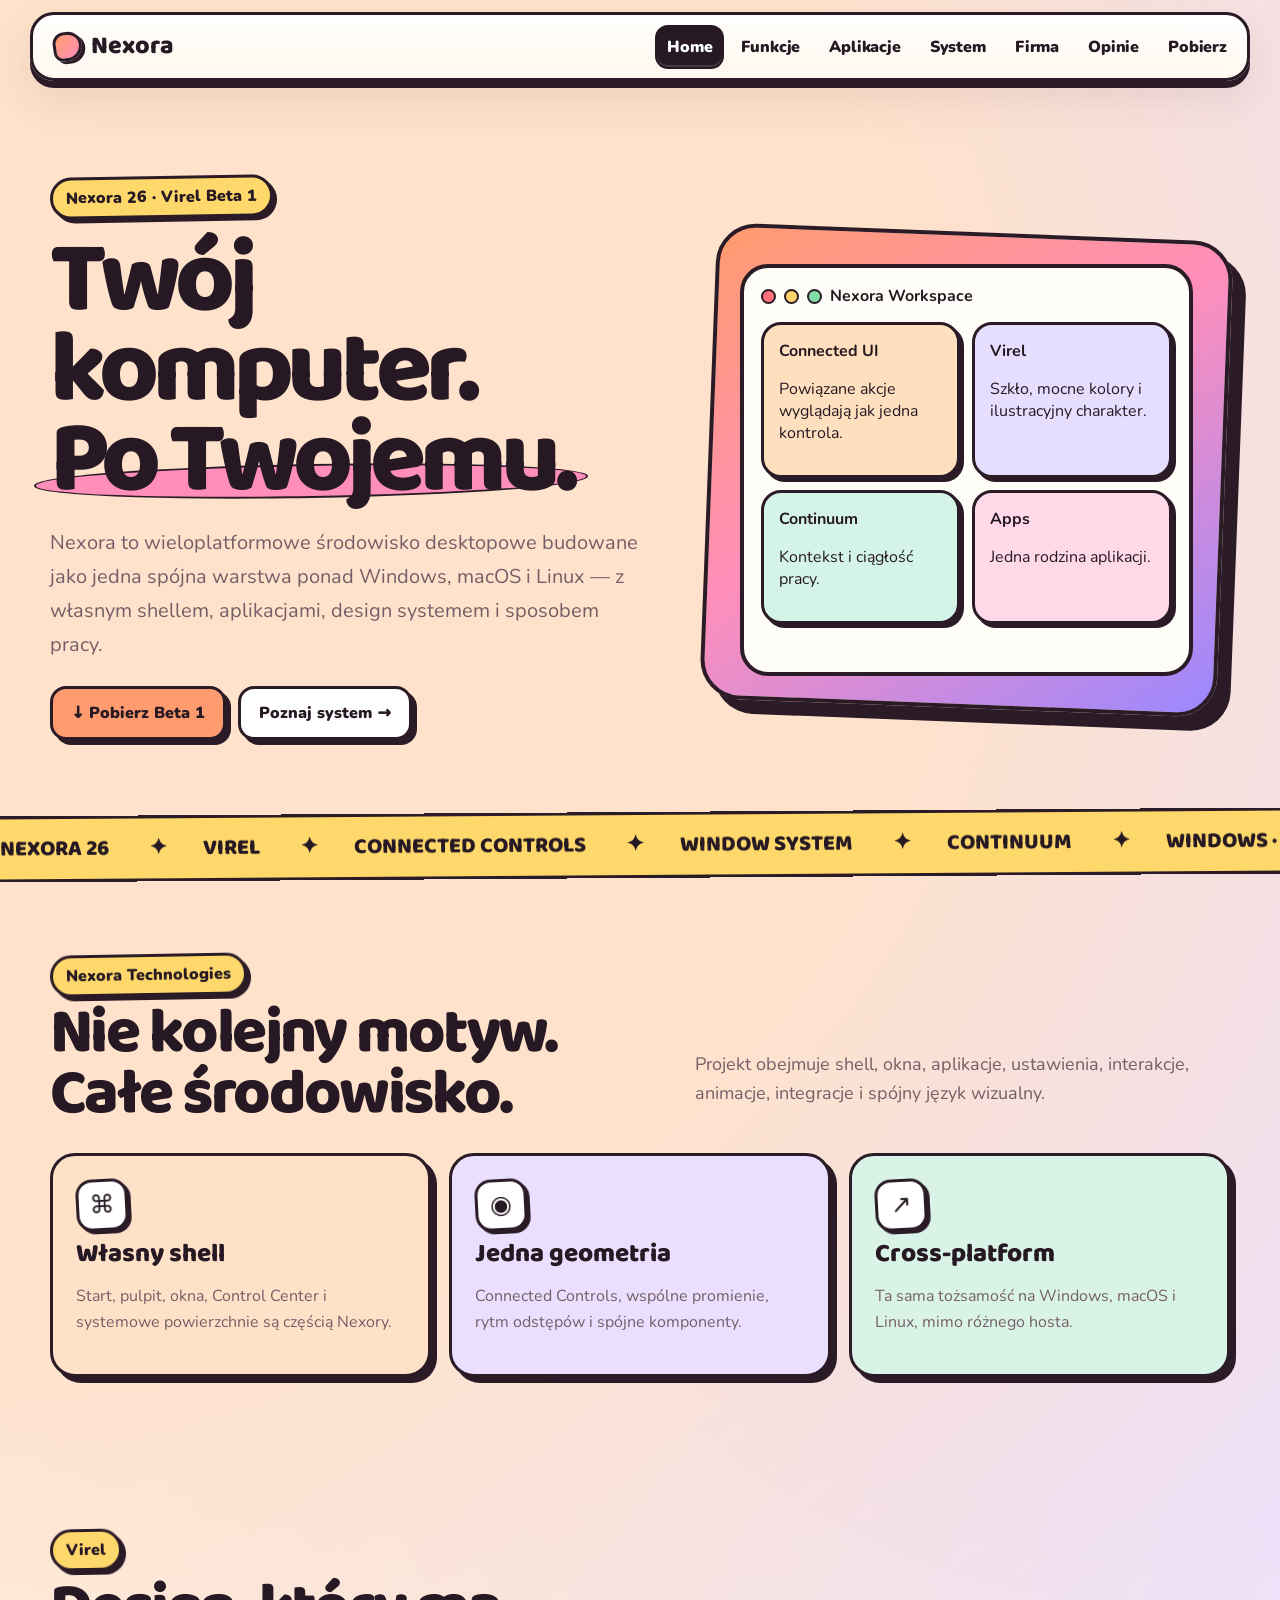
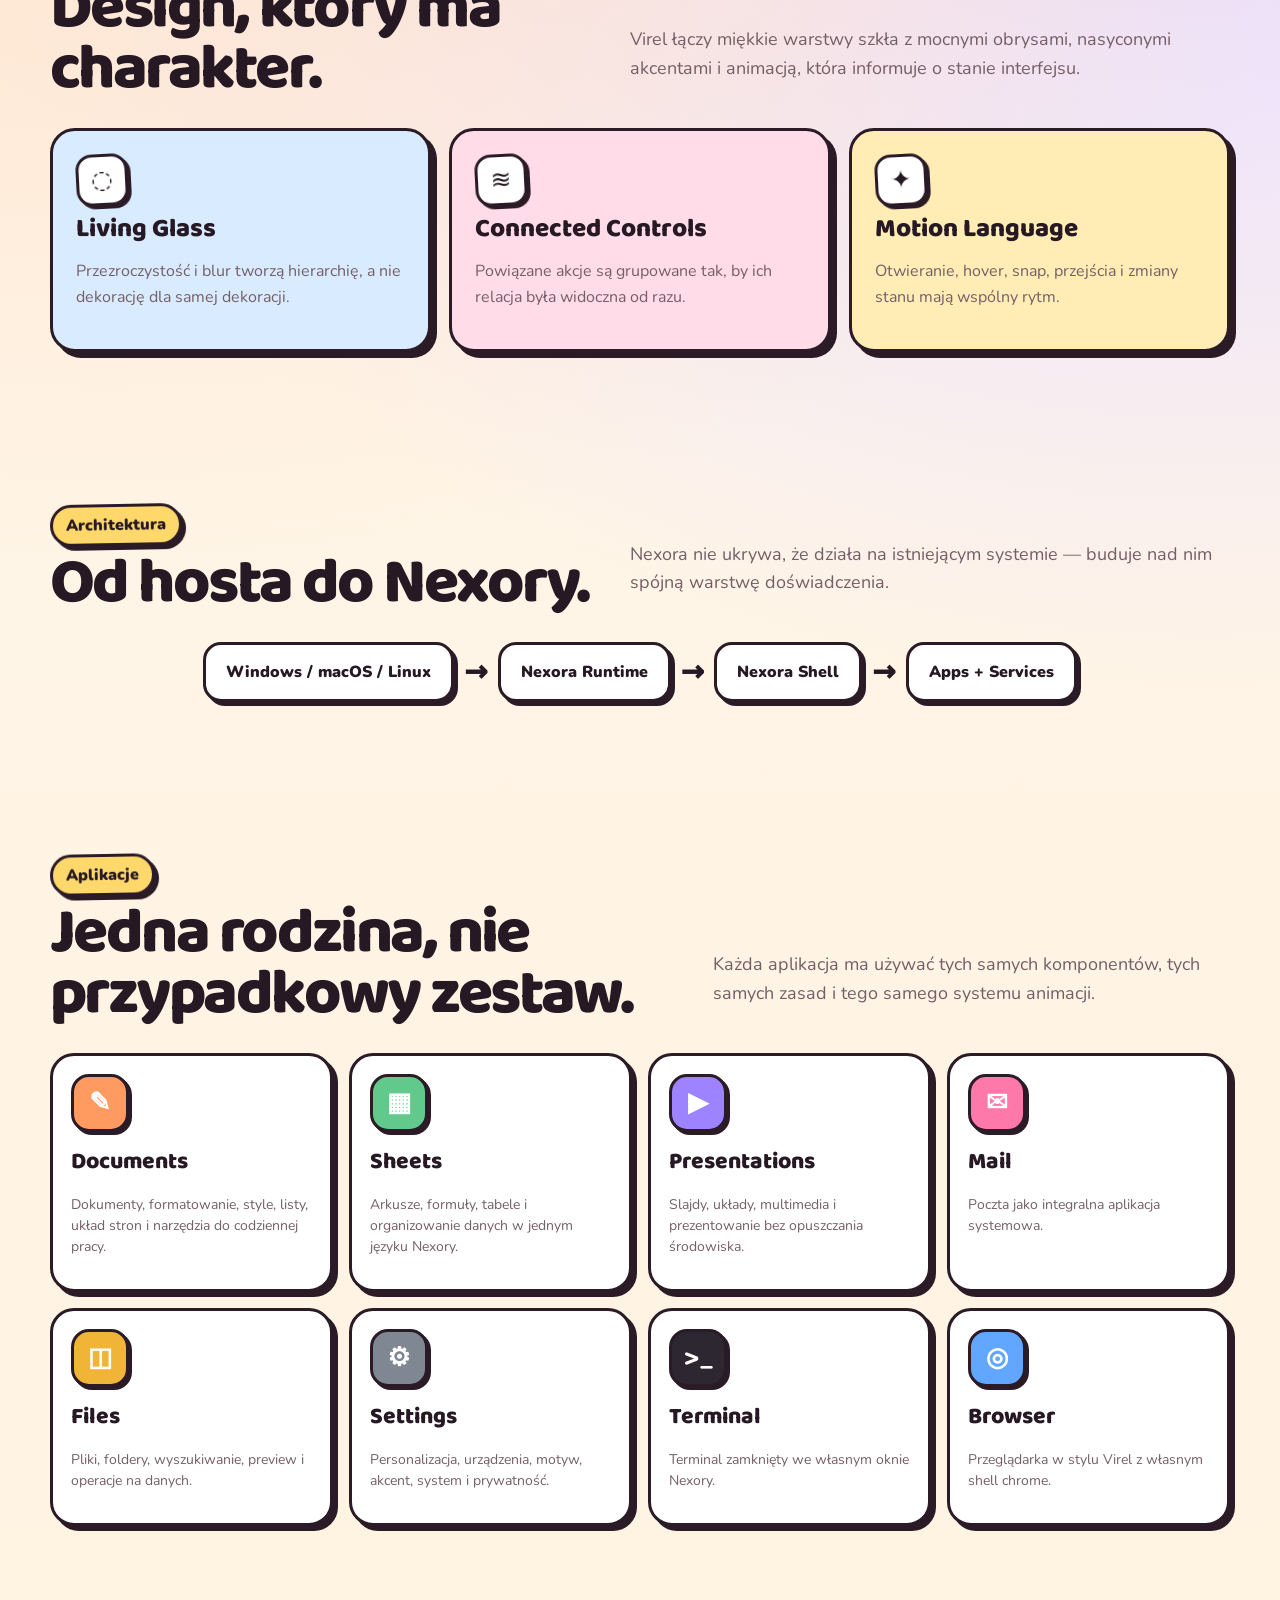
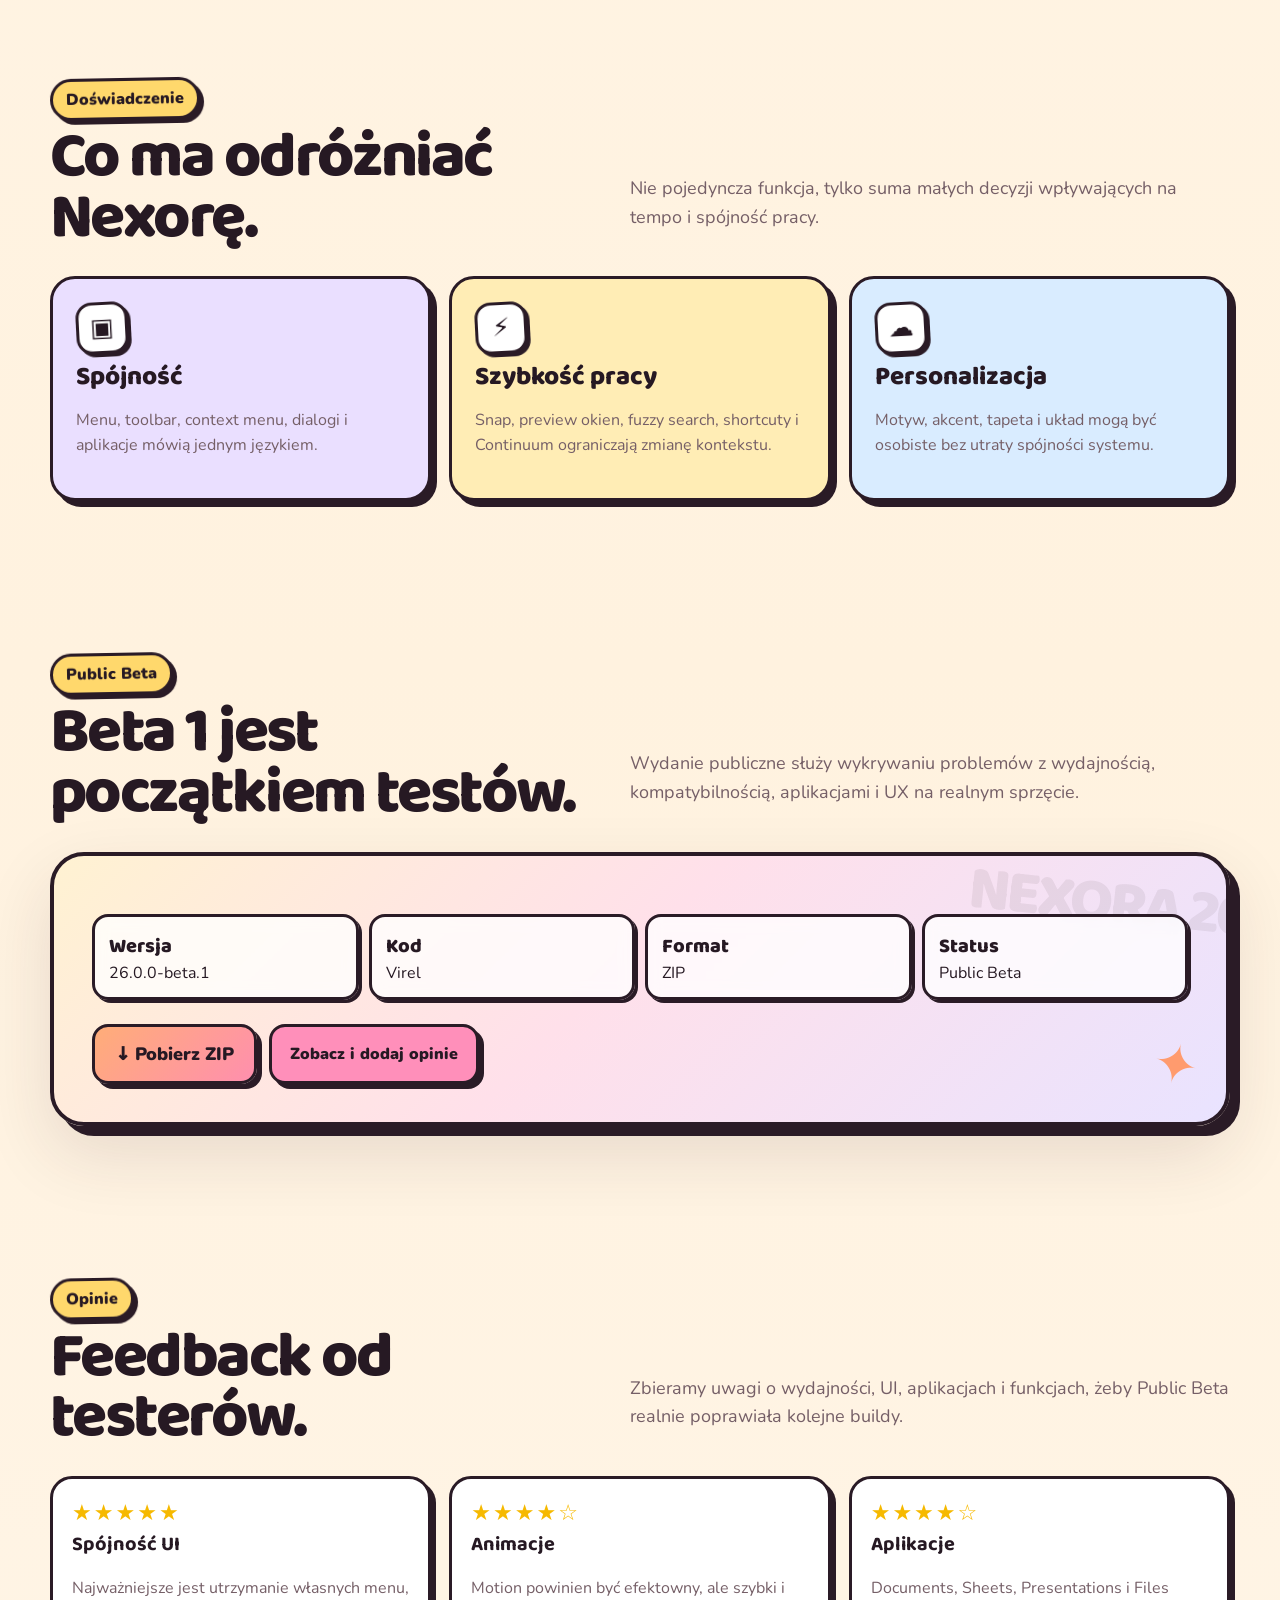
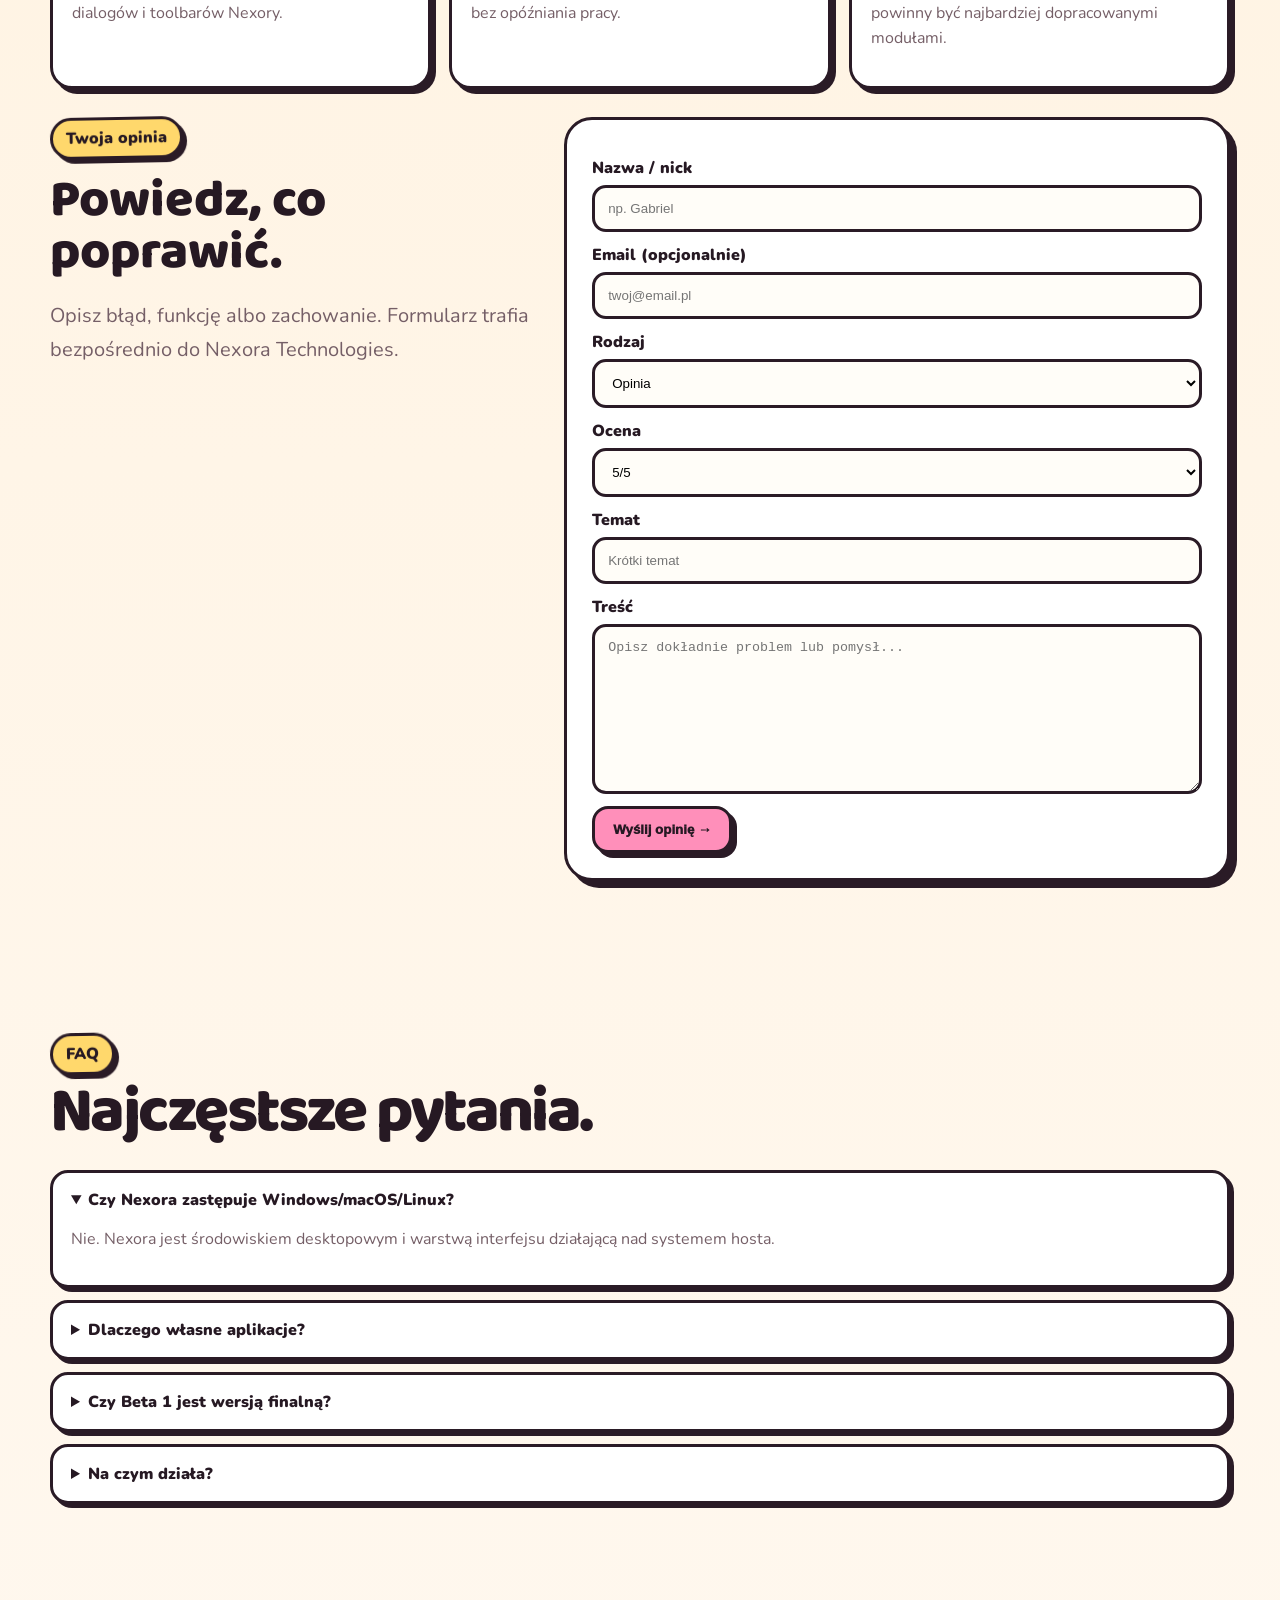
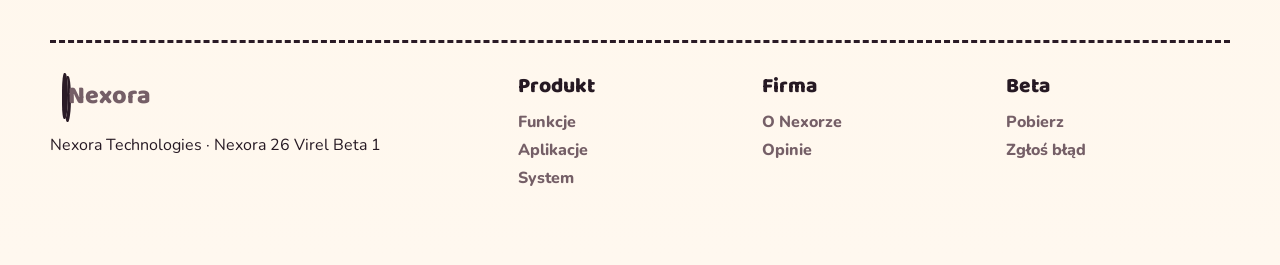
<file: index.html>
<!doctype html><html lang="pl"><head><meta charset="utf-8"><meta name="viewport" content="width=device-width,initial-scale=1"><meta name="theme-color" content="#ff9466"><title>Nexora — Nexora</title><link rel="preconnect" href="https://fonts.googleapis.com"><link rel="preconnect" href="https://fonts.gstatic.com" crossorigin><link href="https://fonts.googleapis.com/css2?family=Baloo+2:wght@500;600;700;800&family=Nunito:wght@500;600;700;800;900&display=swap" rel="stylesheet"><link rel="stylesheet" href="release-v1.css"></head><body id="top"><div class="topbar-wrap"><div class="topbar"><a class="brand" href="#top"><span class="logo"></span>Nexora</a><nav class="nav" id="nav"><a class="active" href="#top">Home</a><a href="#features">Funkcje</a><a href="#apps">Aplikacje</a><a href="#system">System</a><a href="#about">Firma</a><a href="#opinie">Opinie</a><a href="#download">Pobierz</a></nav><button class="menu-btn" onclick="document.getElementById('nav').classList.toggle('open')">Menu</button></div></div><main><section class="wrap hero pop"><div><span class="kicker">Nexora 26 · Virel Beta 1</span><h1>Twój komputer.<br><span class="marker">Po Twojemu.</span></h1><p class="lead">Nexora to wieloplatformowe środowisko desktopowe budowane jako jedna spójna warstwa ponad Windows, macOS i Linux — z własnym shellem, aplikacjami, design systemem i sposobem pracy.</p><div class="actions"><a class="btn orange" href="#download">↓ Pobierz Beta 1</a><a class="btn alt" href="#system">Poznaj system →</a></div></div><div class="hero-art"><div class="poster"><div class="mock"><div class="mock-top"><span class="dot"></span><span class="dot"></span><span class="dot"></span><b>Nexora Workspace</b></div><div class="mock-grid"><div class="mock-card c1"><b>Connected UI</b><p>Powiązane akcje wyglądają jak jedna kontrola.</p></div><div class="mock-card c2"><b>Virel</b><p>Szkło, mocne kolory i ilustracyjny charakter.</p></div><div class="mock-card c3"><b>Continuum</b><p>Kontekst i ciągłość pracy.</p></div><div class="mock-card c4"><b>Apps</b><p>Jedna rodzina aplikacji.</p></div></div></div></div></div></section><div class="marquee"><div class="track"><span>NEXORA 26</span><span>VIREL</span><span>CONNECTED CONTROLS</span><span>WINDOW SYSTEM</span><span>CONTINUUM</span><span>WINDOWS · macOS · LINUX</span><span>NEXORA 26</span><span>VIREL</span><span>CONNECTED CONTROLS</span><span>WINDOW SYSTEM</span><span>CONTINUUM</span><span>WINDOWS · macOS · LINUX</span></div></div><section class="wrap section" id="about"><div class="section-head"><div><span class="ribbon">Nexora Technologies</span><h2>Nie kolejny motyw. Całe środowisko.</h2></div><p>Projekt obejmuje shell, okna, aplikacje, ustawienia, interakcje, animacje, integracje i spójny język wizualny.</p></div><div class="grid"><article class="card tint-o"><div class="icon">⌘</div><h3>Własny shell</h3><p>Start, pulpit, okna, Control Center i systemowe powierzchnie są częścią Nexory.</p></article><article class="card tint-p"><div class="icon">◉</div><h3>Jedna geometria</h3><p>Connected Controls, wspólne promienie, rytm odstępów i spójne komponenty.</p></article><article class="card tint-m"><div class="icon">↗</div><h3>Cross-platform</h3><p>Ta sama tożsamość na Windows, macOS i Linux, mimo różnego hosta.</p></article></div></section><section class="wrap section" id="features"><div class="section-head"><div><span class="ribbon">Virel</span><h2>Design, który ma charakter.</h2></div><p>Virel łączy miękkie warstwy szkła z mocnymi obrysami, nasyconymi akcentami i animacją, która informuje o stanie interfejsu.</p></div><div class="grid"><article class="card tint-b"><div class="icon">◌</div><h3>Living Glass</h3><p>Przezroczystość i blur tworzą hierarchię, a nie dekorację dla samej dekoracji.</p></article><article class="card tint-r"><div class="icon">≋</div><h3>Connected Controls</h3><p>Powiązane akcje są grupowane tak, by ich relacja była widoczna od razu.</p></article><article class="card tint-y"><div class="icon">✦</div><h3>Motion Language</h3><p>Otwieranie, hover, snap, przejścia i zmiany stanu mają wspólny rytm.</p></article></div></section><section class="wrap section" id="system"><div class="section-head"><div><span class="ribbon">Architektura</span><h2>Od hosta do Nexory.</h2></div><p>Nexora nie ukrywa, że działa na istniejącym systemie — buduje nad nim spójną warstwę doświadczenia.</p></div><div class="arch"><div>Windows / macOS / Linux</div><div class="arrow">→</div><div>Nexora Runtime</div><div class="arrow">→</div><div>Nexora Shell</div><div class="arrow">→</div><div>Apps + Services</div></div></section><section class="wrap section" id="apps"><div class="section-head"><div><span class="ribbon">Aplikacje</span><h2>Jedna rodzina, nie przypadkowy zestaw.</h2></div><p>Każda aplikacja ma używać tych samych komponentów, tych samych zasad i tego samego systemu animacji.</p></div><div class="apps"><article class="app-card"><div class="app-icon" style="background:#ff9a61">✎</div><h3>Documents</h3><p>Dokumenty, formatowanie, style, listy, układ stron i narzędzia do codziennej pracy.</p></article><article class="app-card"><div class="app-icon" style="background:#62c98d">▦</div><h3>Sheets</h3><p>Arkusze, formuły, tabele i organizowanie danych w jednym języku Nexory.</p></article><article class="app-card"><div class="app-icon" style="background:#9d83ff">▶</div><h3>Presentations</h3><p>Slajdy, układy, multimedia i prezentowanie bez opuszczania środowiska.</p></article><article class="app-card"><div class="app-icon" style="background:#ff78aa">✉</div><h3>Mail</h3><p>Poczta jako integralna aplikacja systemowa.</p></article><article class="app-card"><div class="app-icon" style="background:#f0b536">◫</div><h3>Files</h3><p>Pliki, foldery, wyszukiwanie, preview i operacje na danych.</p></article><article class="app-card"><div class="app-icon" style="background:#7f8793">⚙</div><h3>Settings</h3><p>Personalizacja, urządzenia, motyw, akcent, system i prywatność.</p></article><article class="app-card"><div class="app-icon" style="background:#2c2730">&gt;_</div><h3>Terminal</h3><p>Terminal zamknięty we własnym oknie Nexory.</p></article><article class="app-card"><div class="app-icon" style="background:#62a7ff">◎</div><h3>Browser</h3><p>Przeglądarka w stylu Virel z własnym shell chrome.</p></article></div></section><section class="wrap section"><div class="section-head"><div><span class="ribbon">Doświadczenie</span><h2>Co ma odróżniać Nexorę.</h2></div><p>Nie pojedyncza funkcja, tylko suma małych decyzji wpływających na tempo i spójność pracy.</p></div><div class="grid"><article class="card tint-p"><div class="icon">▣</div><h3>Spójność</h3><p>Menu, toolbar, context menu, dialogi i aplikacje mówią jednym językiem.</p></article><article class="card tint-y"><div class="icon">⚡</div><h3>Szybkość pracy</h3><p>Snap, preview okien, fuzzy search, shortcuty i Continuum ograniczają zmianę kontekstu.</p></article><article class="card tint-b"><div class="icon">☁</div><h3>Personalizacja</h3><p>Motyw, akcent, tapeta i układ mogą być osobiste bez utraty spójności systemu.</p></article></div></section><section class="wrap section" id="download"><div class="section-head"><div><span class="ribbon">Public Beta</span><h2>Beta 1 jest początkiem testów.</h2></div><p>Wydanie publiczne służy wykrywaniu problemów z wydajnością, kompatybilnością, aplikacjami i UX na realnym sprzęcie.</p></div><div class="download-box"><div class="specs"><div class="spec"><b>Wersja</b>26.0.0-beta.1</div><div class="spec"><b>Kod</b>Virel</div><div class="spec"><b>Format</b>ZIP</div><div class="spec"><b>Status</b>Public Beta</div></div><div class="actions"><a class="btn orange" href="download-file.html">↓ Pobierz ZIP</a><a class="btn pink" href="#opinie">Zobacz i dodaj opinie</a></div></div></section><section class="wrap section" id="opinie"><div class="section-head"><div><span class="ribbon">Opinie</span><h2>Feedback od testerów.</h2></div><p>Zbieramy uwagi o wydajności, UI, aplikacjach i funkcjach, żeby Public Beta realnie poprawiała kolejne buildy.</p></div><div class="grid"><article class="review"><div class="stars">★★★★★</div><b>Spójność UI</b><p>Najważniejsze jest utrzymanie własnych menu, dialogów i toolbarów Nexory.</p></article><article class="review"><div class="stars">★★★★☆</div><b>Animacje</b><p>Motion powinien być efektowny, ale szybki i bez opóźniania pracy.</p></article><article class="review"><div class="stars">★★★★☆</div><b>Aplikacje</b><p>Documents, Sheets, Presentations i Files powinny być najbardziej dopracowanymi modułami.</p></article></div><div class="form-grid" style="margin-top:28px"><div><span class="ribbon">Twoja opinia</span><h2 style="font:800 52px/1 'Baloo 2';margin:16px 0">Powiedz, co poprawić.</h2><p class="lead">Opisz błąd, funkcję albo zachowanie. Formularz trafia bezpośrednio do Nexora Technologies.</p></div><form class="form-panel" action="https://formsubmit.co/qmltmofficial@gmail.com" method="POST"><input type="hidden" name="_subject" value="Nexora Beta — nowa opinia"><input type="hidden" name="_template" value="table"><input type="hidden" name="_captcha" value="false"><div class="field"><label>Nazwa / nick</label><input name="Tester" placeholder="np. Gabriel"></div><div class="field"><label>Email (opcjonalnie)</label><input type="email" name="Email" placeholder="twoj@email.pl"></div><div class="field"><label>Rodzaj</label><select name="Rodzaj"><option>Opinia</option><option>Błąd</option><option>Sugestia</option><option>Problem z wydajnością</option></select></div><div class="field"><label>Ocena</label><select name="Ocena"><option>5/5</option><option>4/5</option><option>3/5</option><option>2/5</option><option>1/5</option></select></div><div class="field"><label>Temat</label><input name="Temat" required placeholder="Krótki temat"></div><div class="field"><label>Treść</label><textarea name="Wiadomosc" required placeholder="Opisz dokładnie problem lub pomysł..."></textarea></div><button class="btn pink" type="submit">Wyślij opinię →</button></form></div></section><section class="wrap section"><div class="section-head"><div><span class="ribbon">FAQ</span><h2>Najczęstsze pytania.</h2></div></div><div class="faq"><details open><summary>Czy Nexora zastępuje Windows/macOS/Linux?</summary><p>Nie. Nexora jest środowiskiem desktopowym i warstwą interfejsu działającą nad systemem hosta.</p></details><details><summary>Dlaczego własne aplikacje?</summary><p>Żeby ograniczyć mieszanie natywnych wzorców hosta z interfejsem Nexory i zachować spójność.</p></details><details><summary>Czy Beta 1 jest wersją finalną?</summary><p>Nie. To publiczna beta przeznaczona do testowania i zbierania opinii.</p></details><details><summary>Na czym działa?</summary><p>Kierunek projektu obejmuje Windows, macOS i Linux.</p></details></div></section></main><footer class="wrap footer"><div class="footer-box"><div><a class="brand" href="#top"><span class="logo"></span>Nexora</a><p>Nexora Technologies · Nexora 26 Virel Beta 1</p></div><div><h4>Produkt</h4><a href="#features">Funkcje</a><a href="#apps">Aplikacje</a><a href="#system">System</a></div><div><h4>Firma</h4><a href="#about">O Nexorze</a><a href="#opinie">Opinie</a></div><div><h4>Beta</h4><a href="#download">Pobierz</a><a href="#opinie">Zgłoś błąd</a></div></div></footer></body></html>
</file>
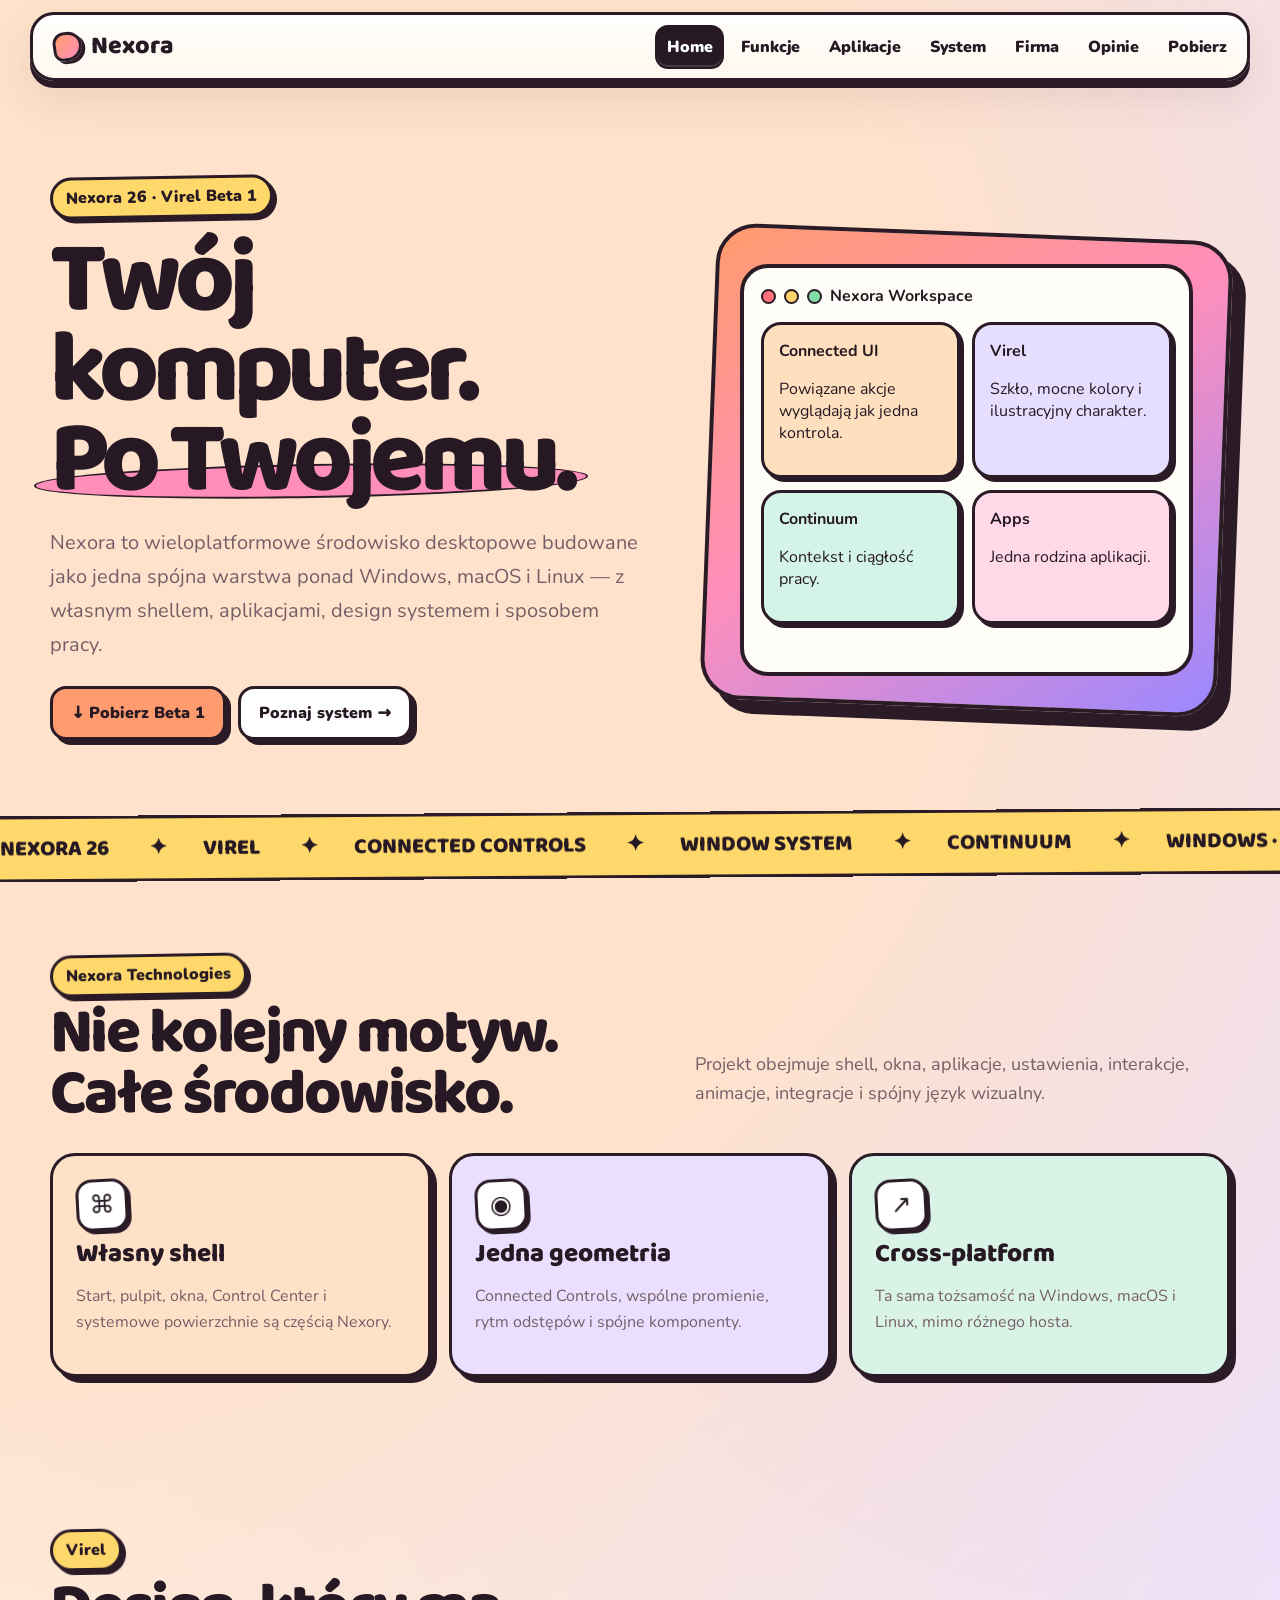
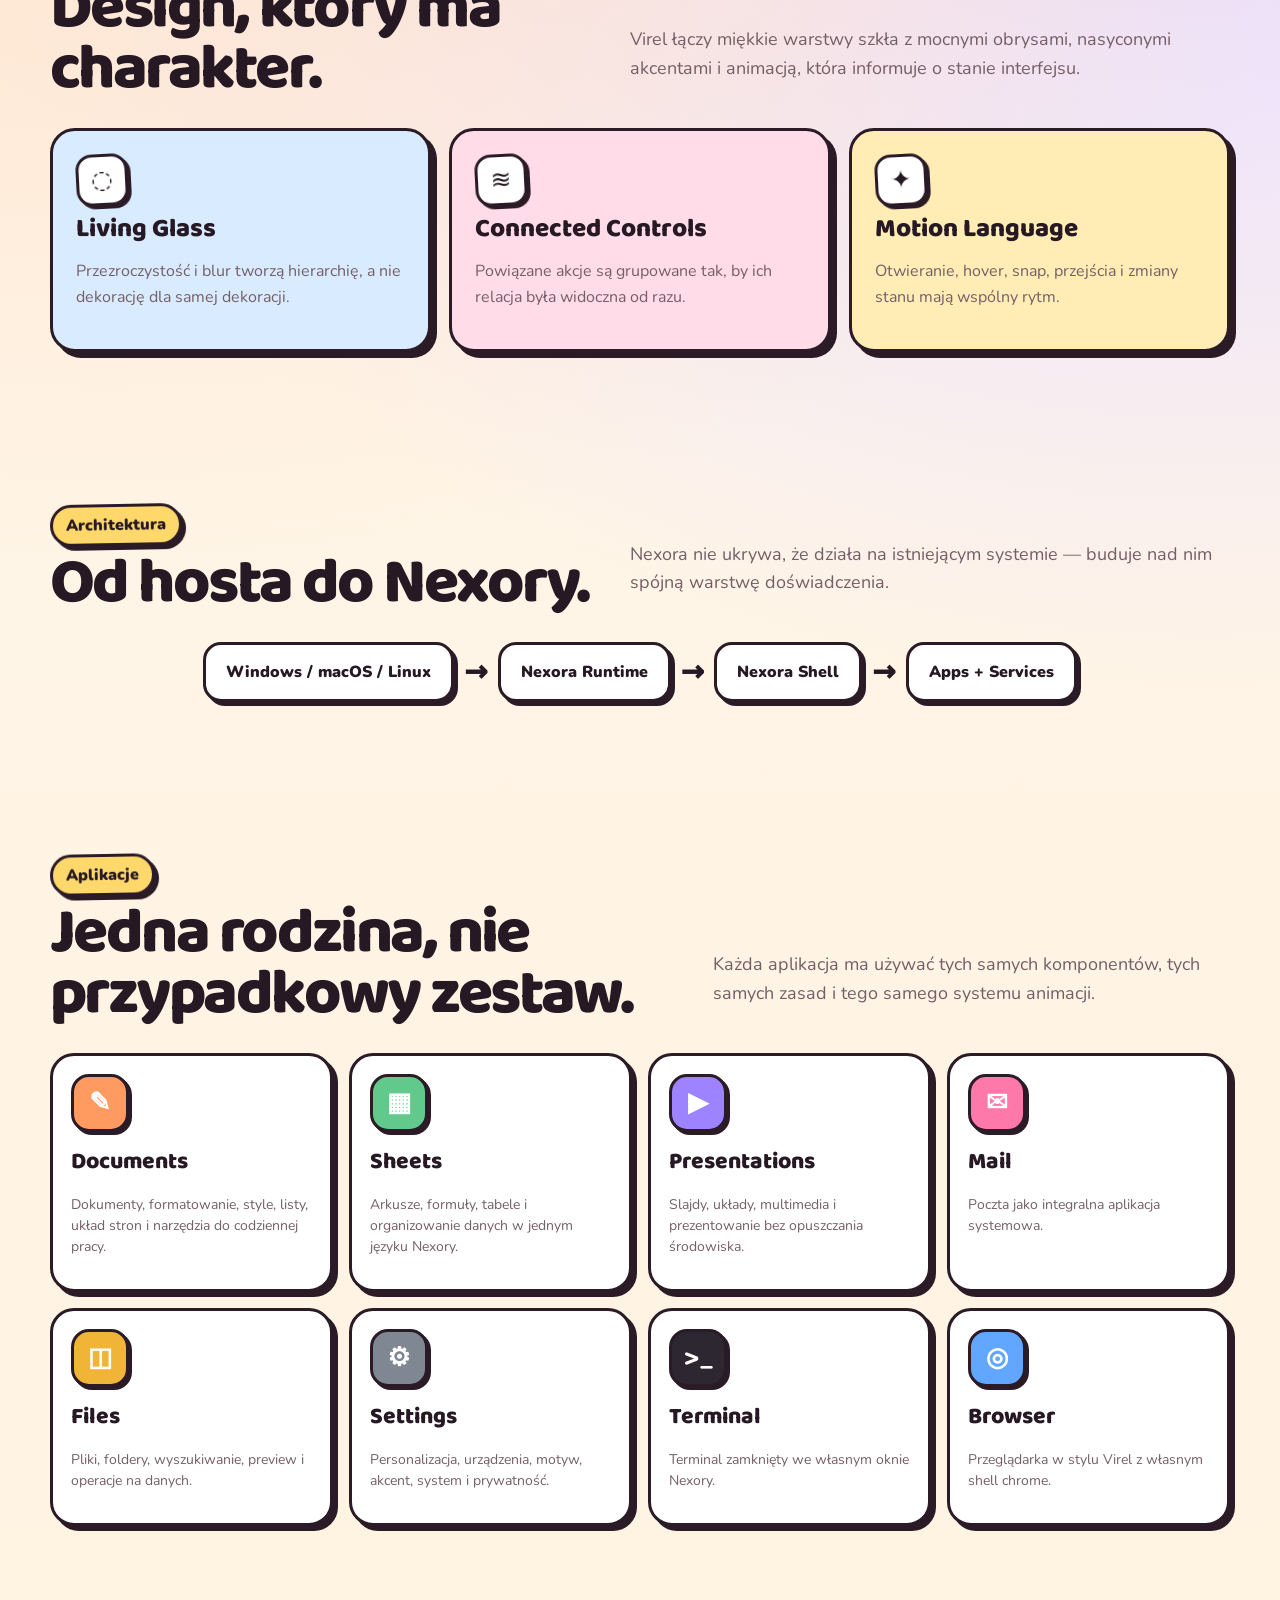
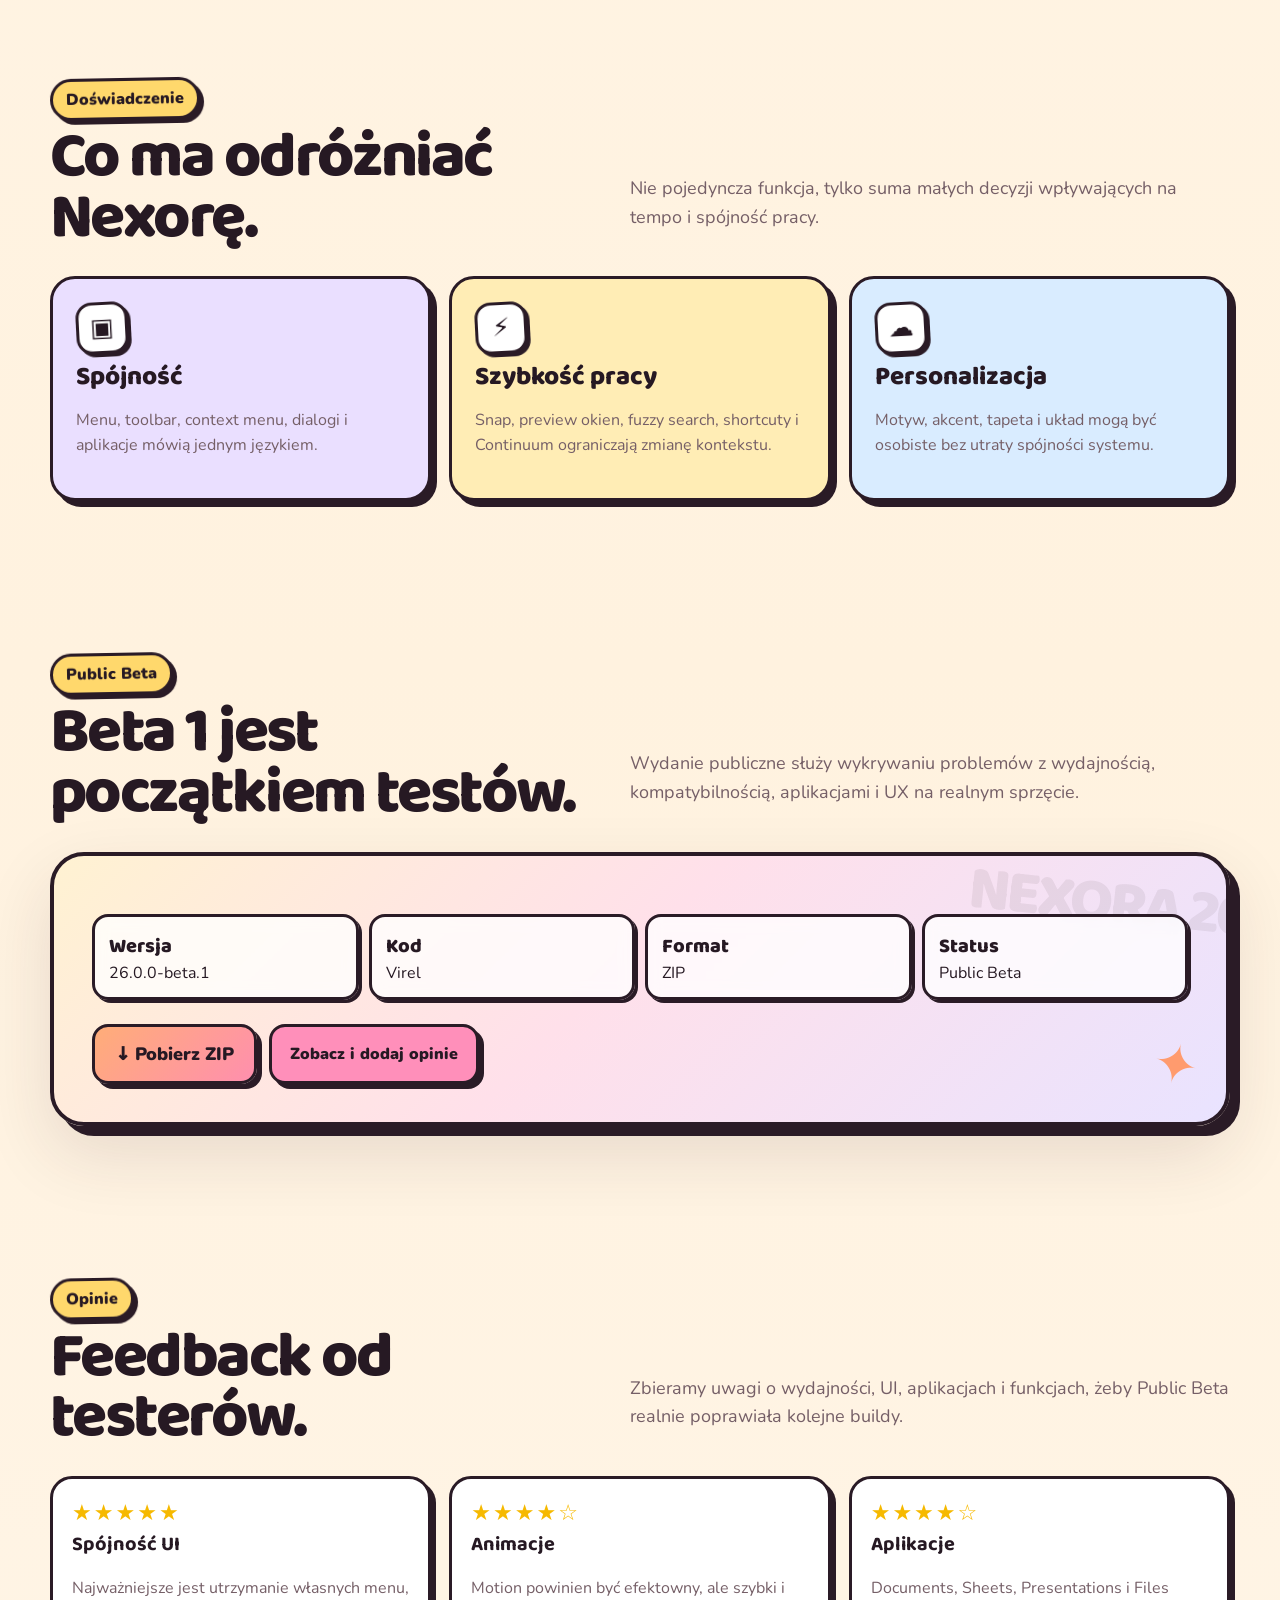
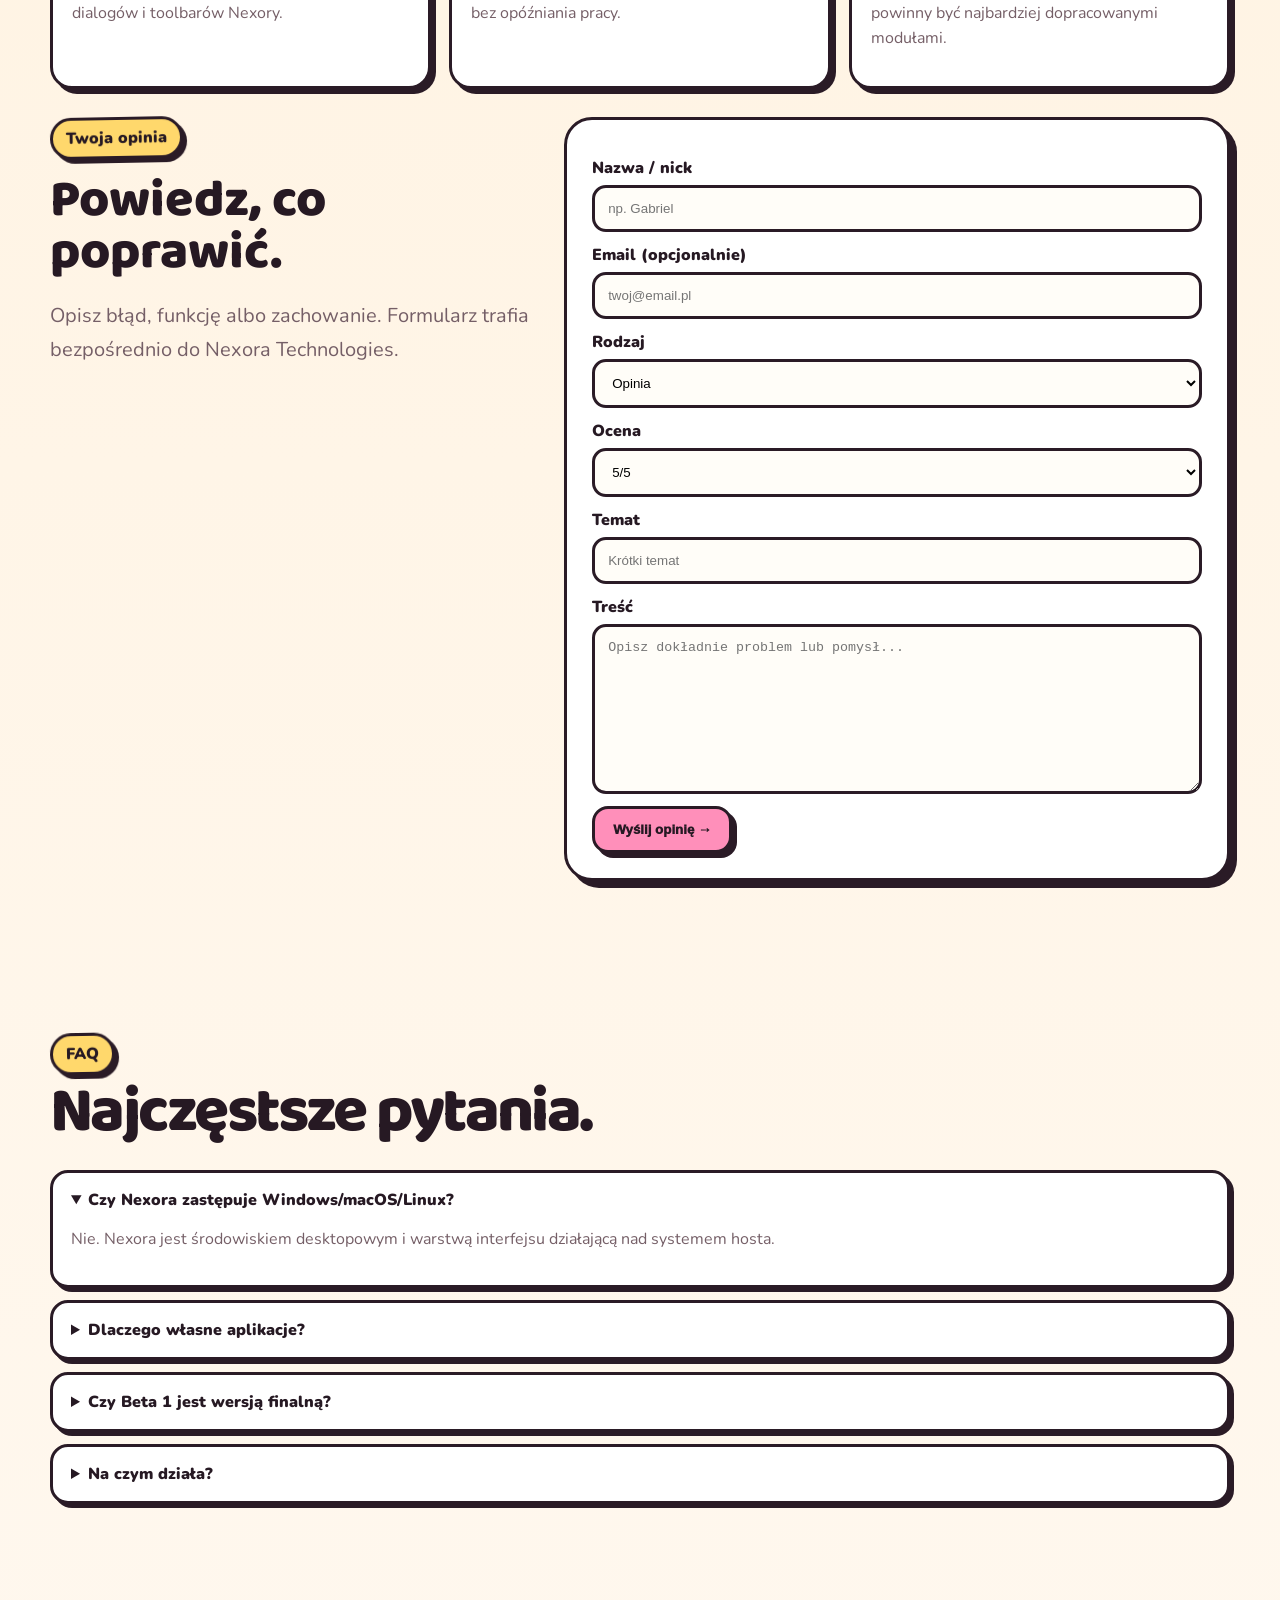
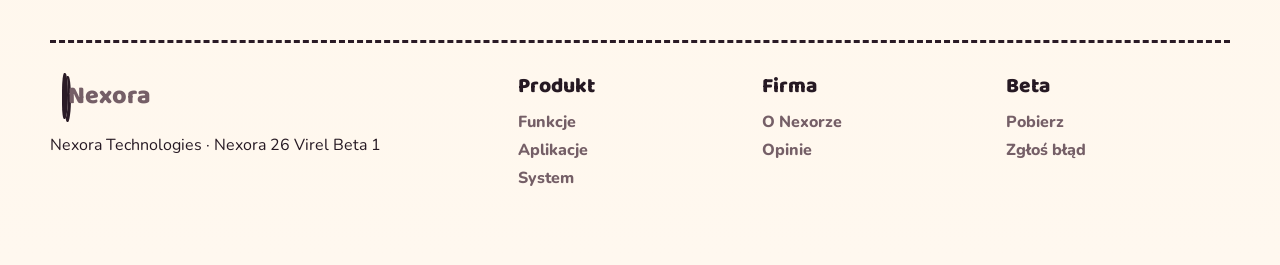
<file: about.html>
<!doctype html><html><head><meta charset="utf-8"><meta http-equiv="refresh" content="0;url=index.html#about"><script>location.replace('index.html#about')</script></head><body><a href="index.html#about">Przejdź do informacji o Nexorze</a></body></html>
</file>
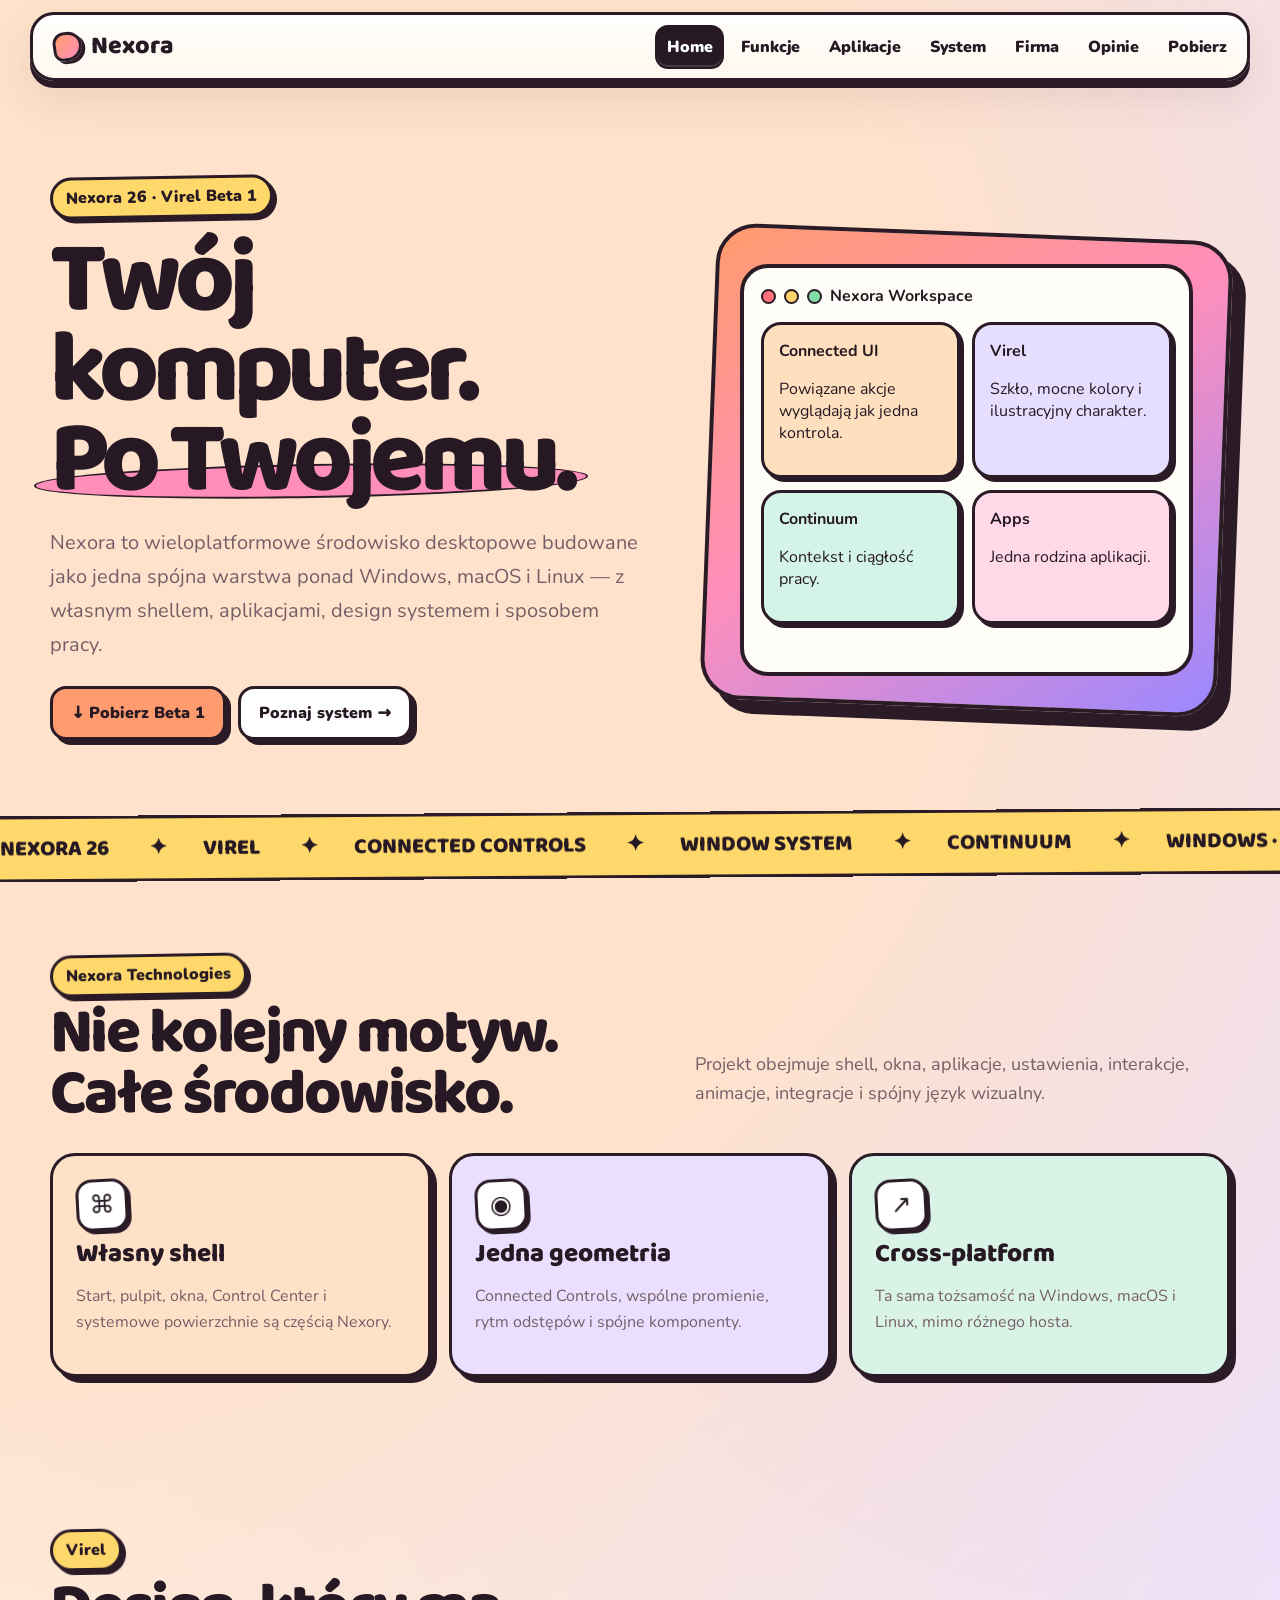
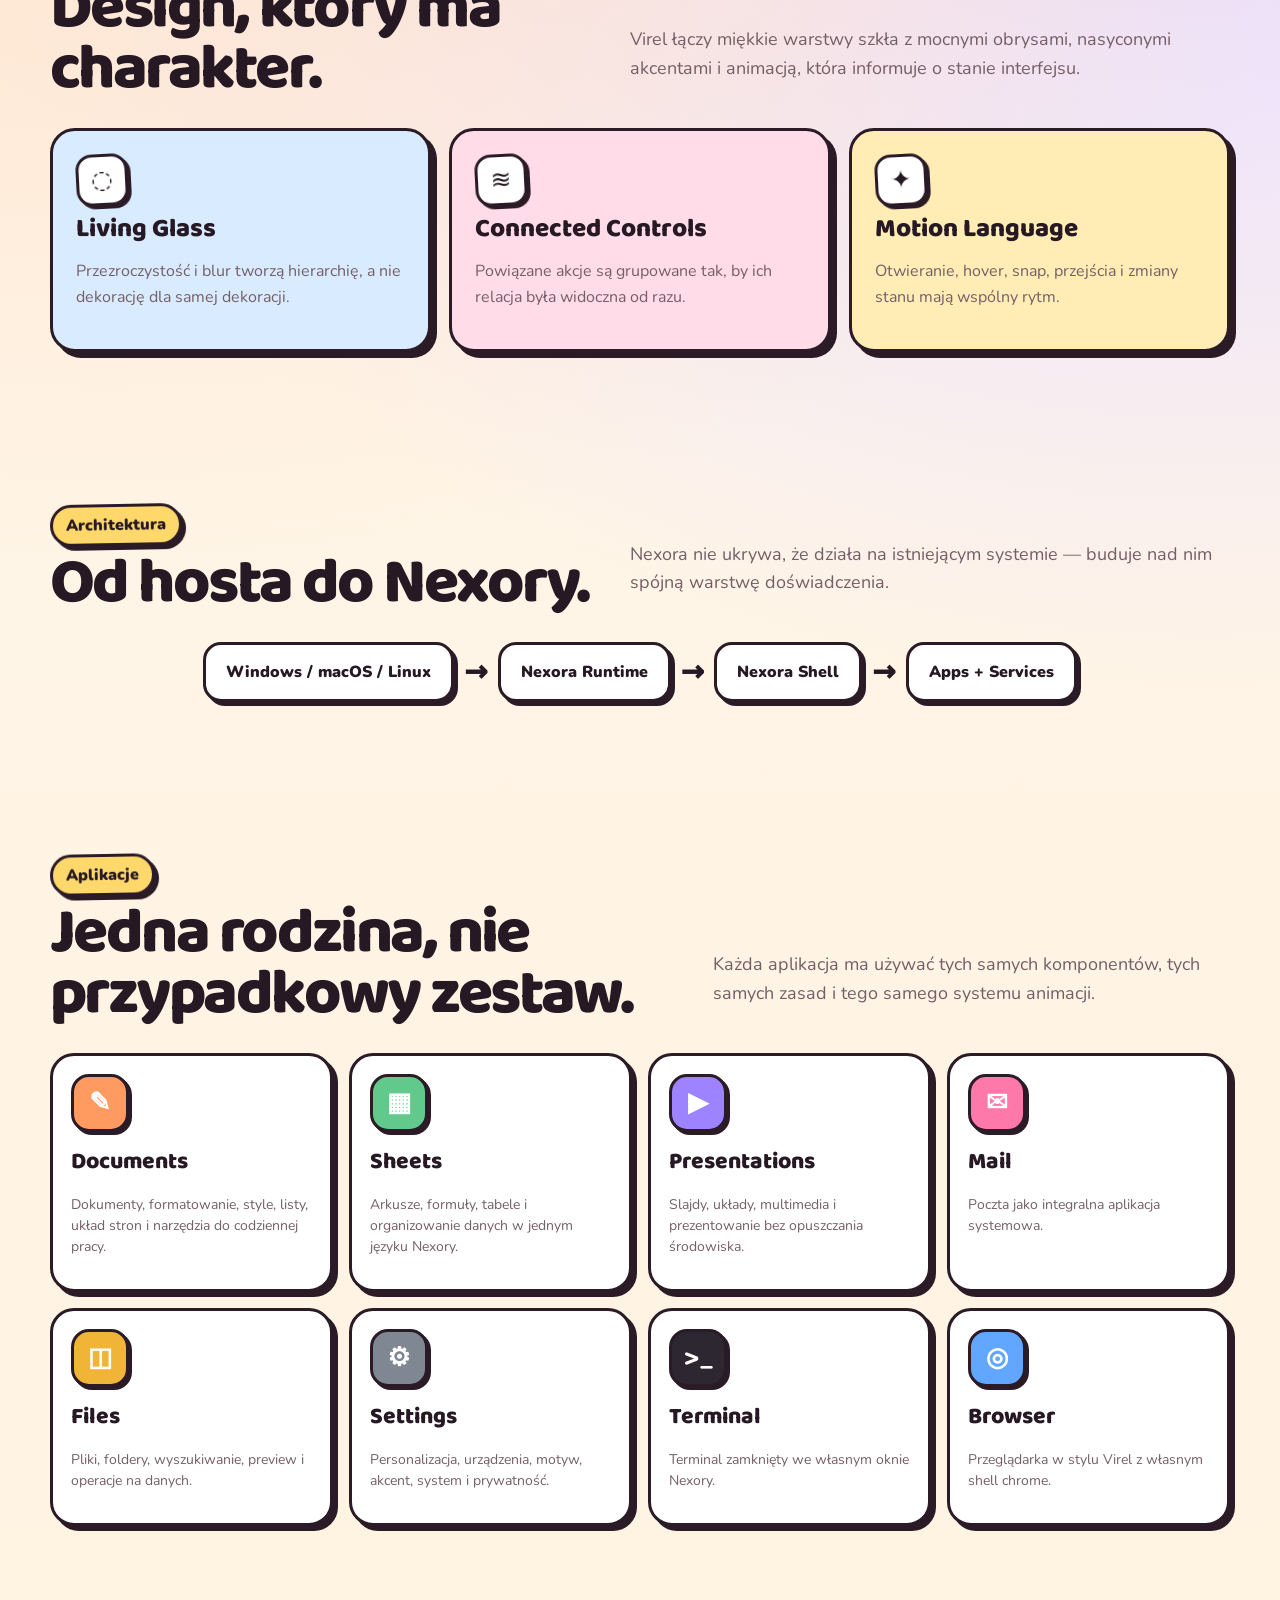
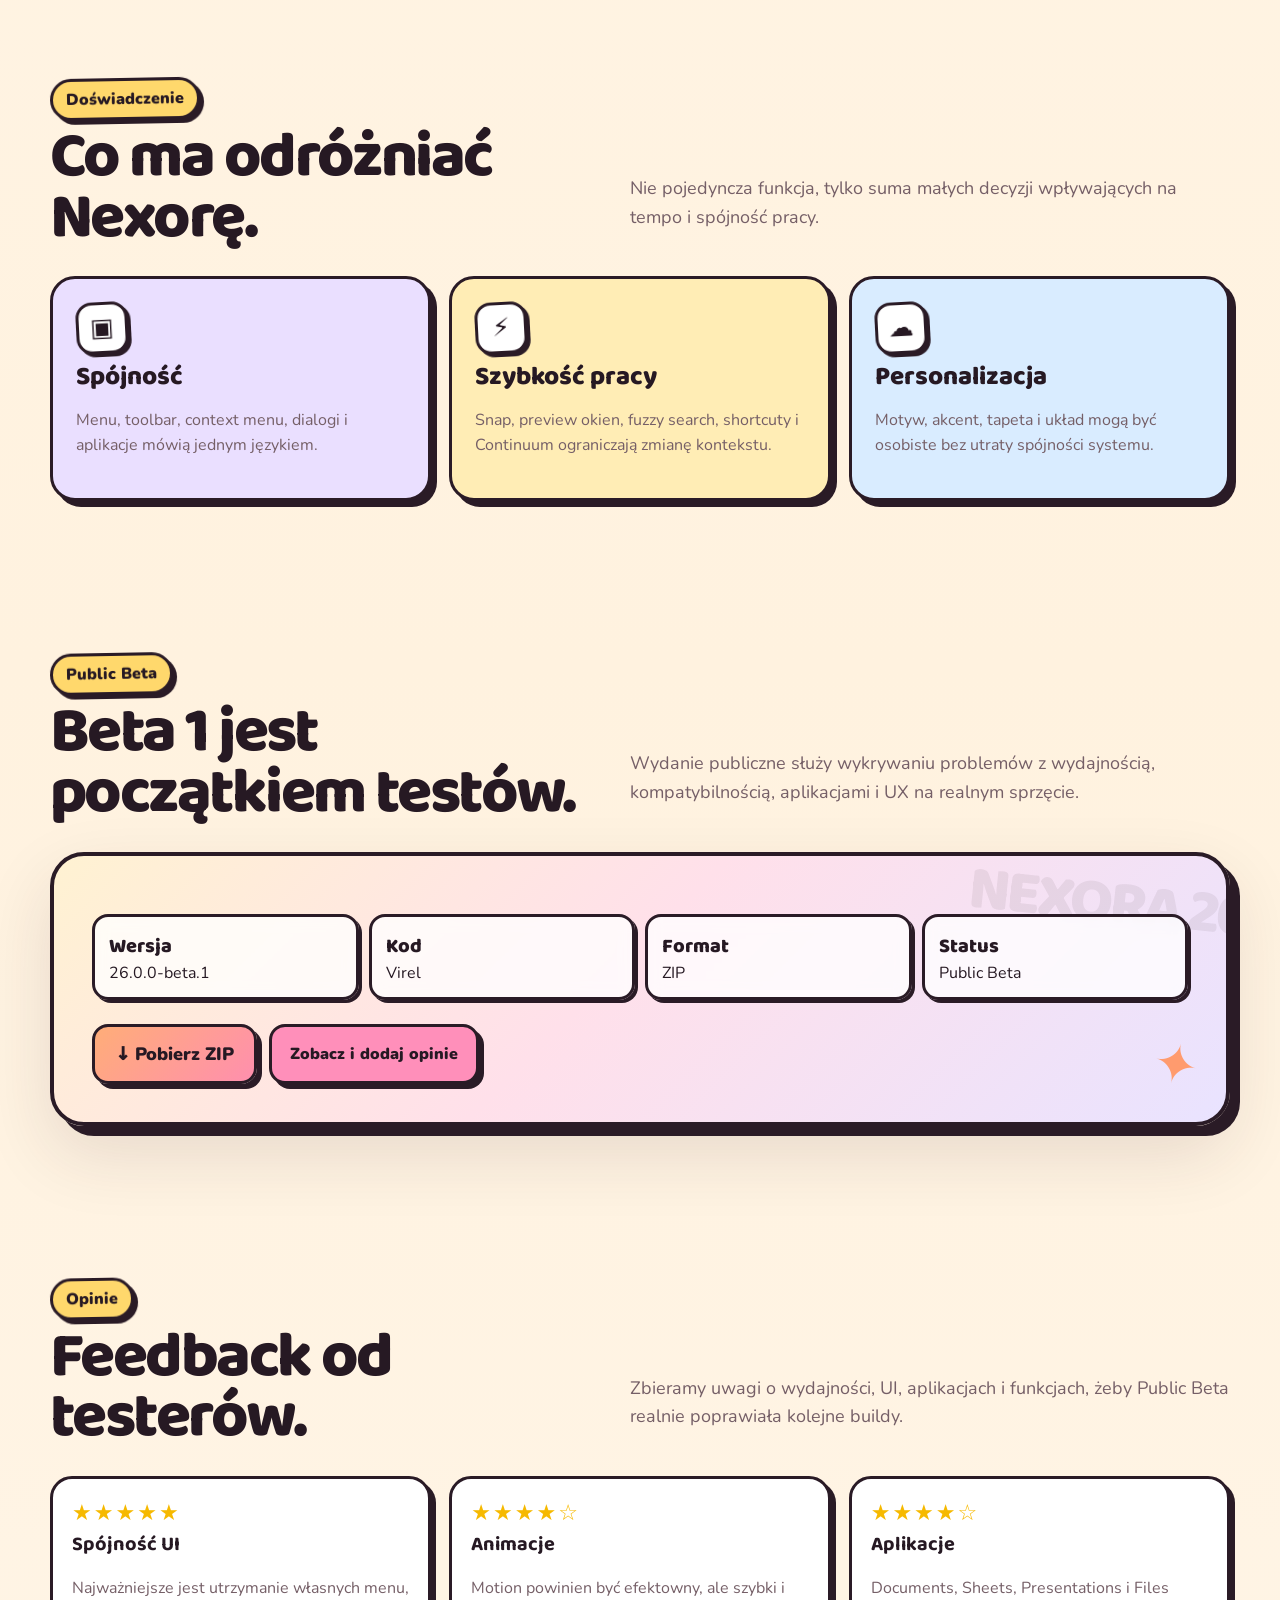
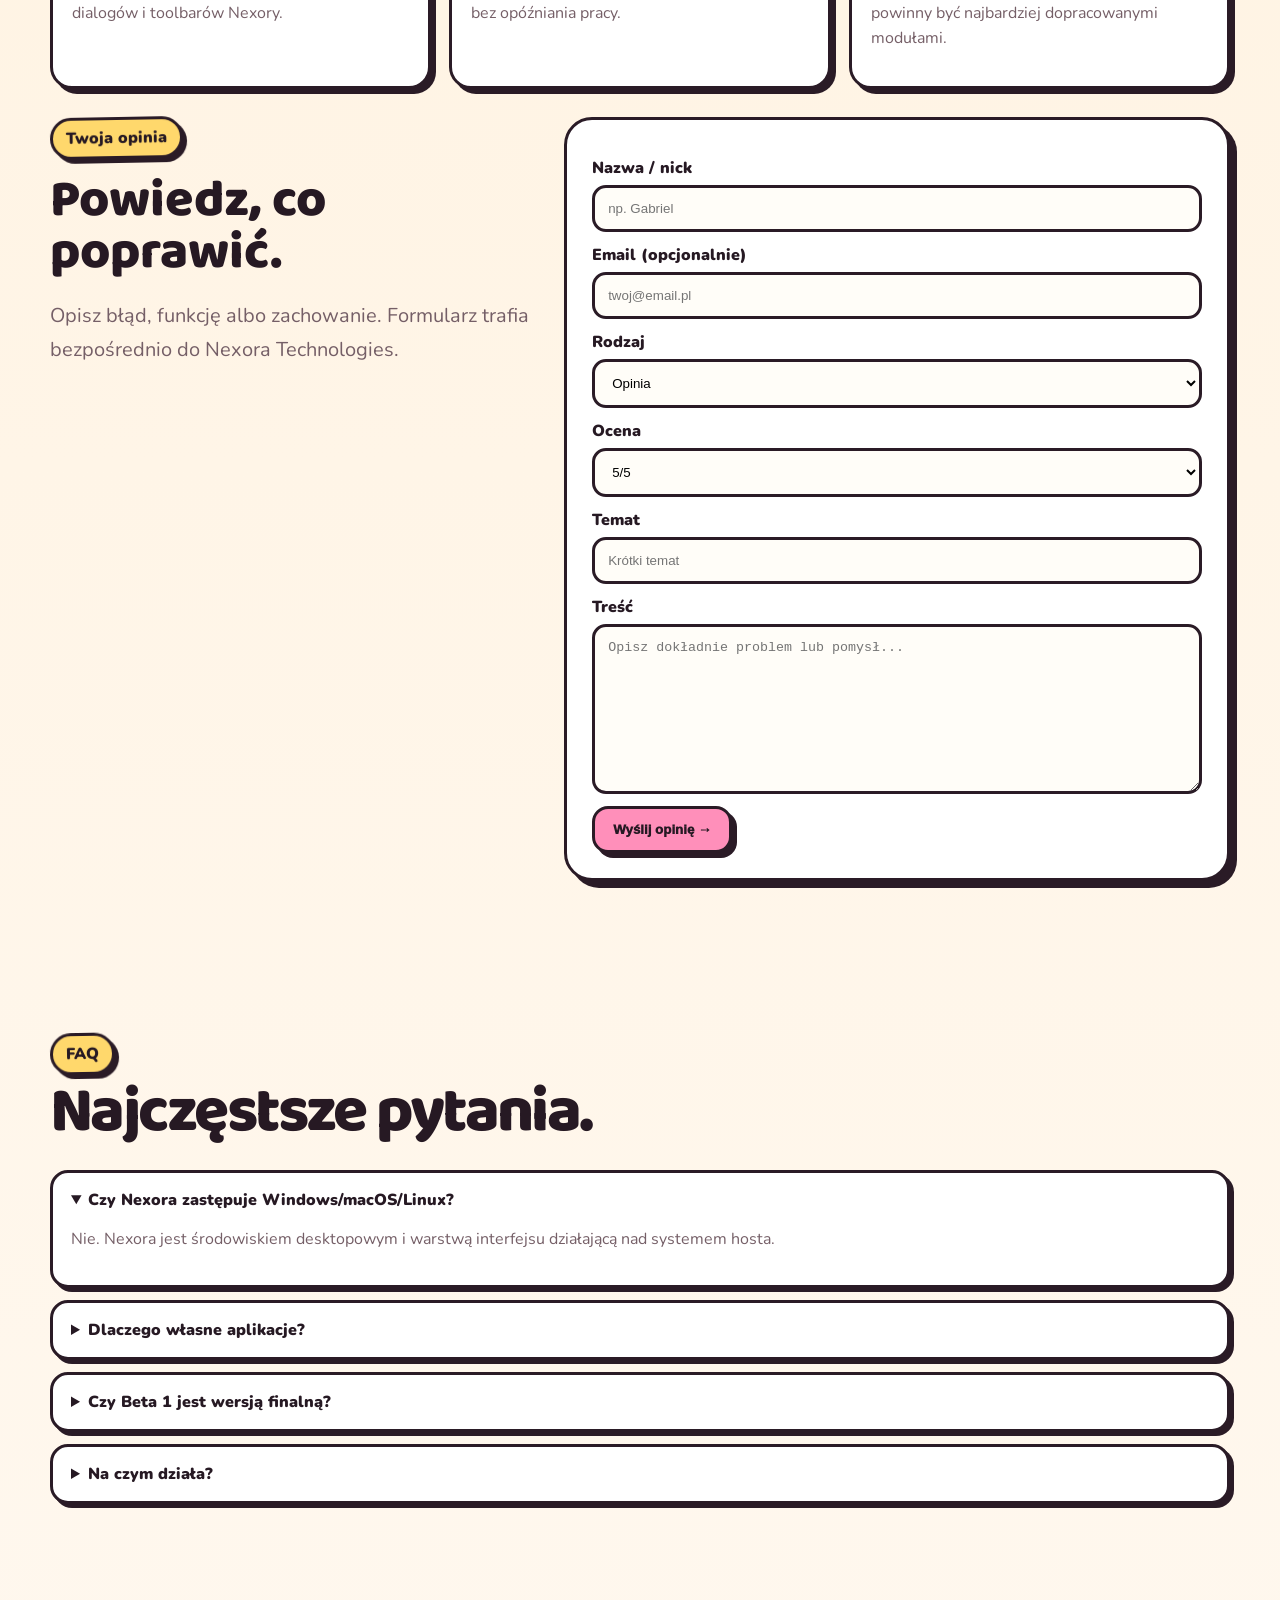
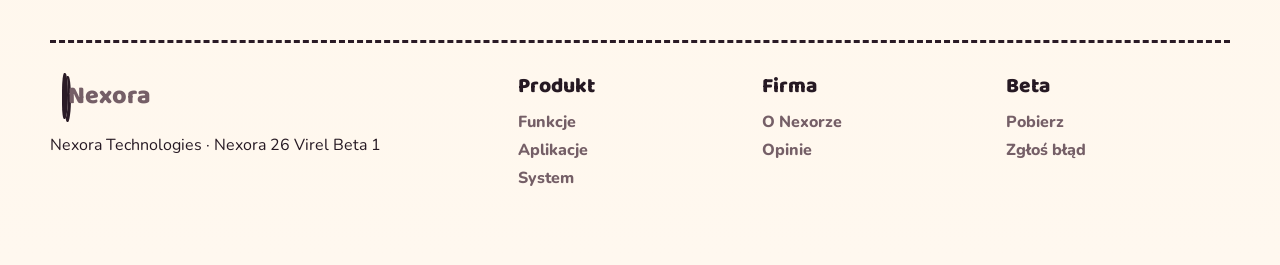
<file: apps.html>
<!doctype html><html><head><meta charset="utf-8"><meta http-equiv="refresh" content="0;url=index.html#apps"><script>location.replace('index.html#apps')</script></head><body><a href="index.html#apps">Przejdź do Aplikacji Nexory</a></body></html>
</file>
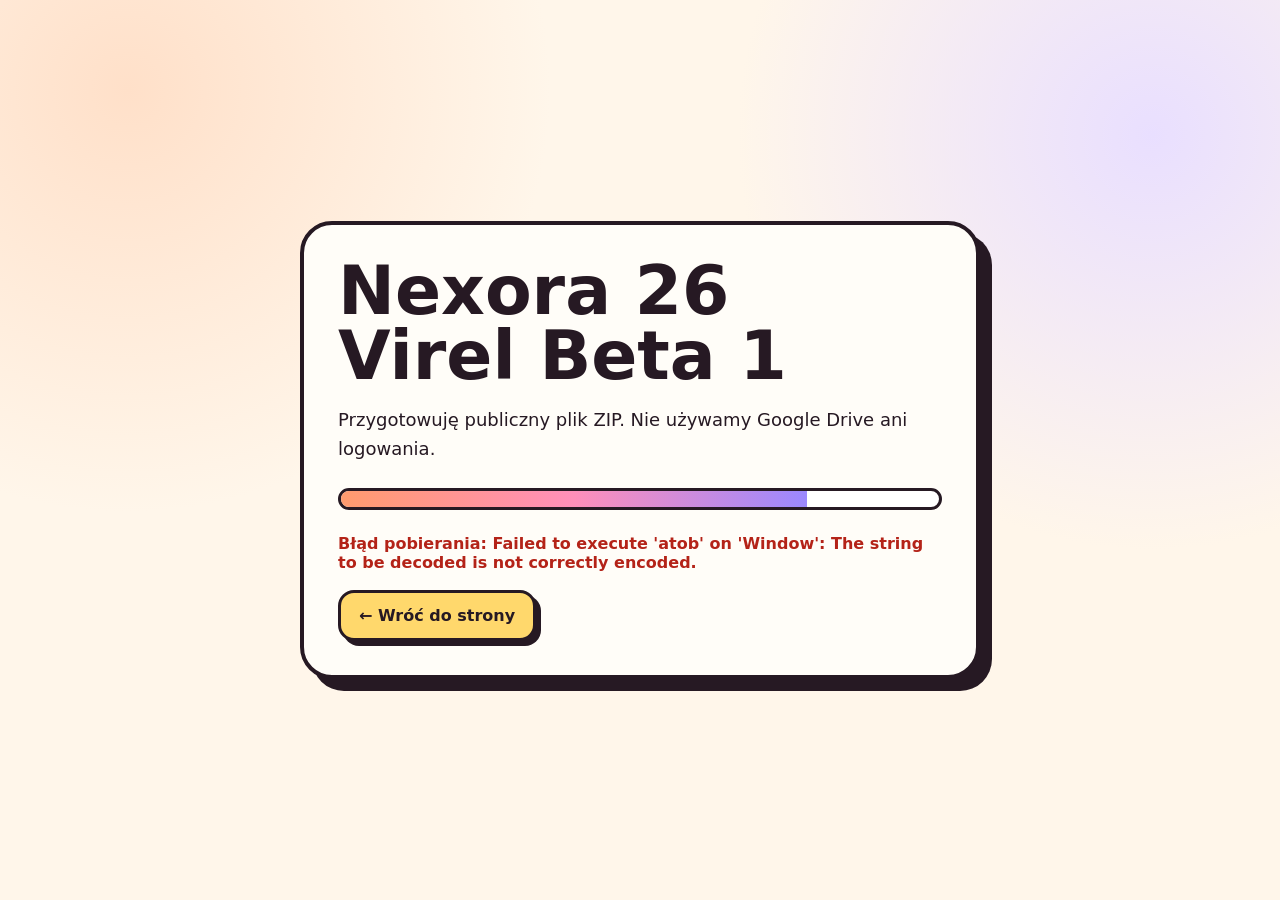
<file: download-file.html>
<!doctype html><html lang="pl"><head><meta charset="utf-8"><meta name="viewport" content="width=device-width,initial-scale=1"><title>Nexora — Pobieranie</title><style>:root{--bg:#fff6ea;--ink:#261923;--orange:#ff9b6e;--pink:#ff8fba;--purple:#9b88ff;--yellow:#ffd86c}*{box-sizing:border-box}body{margin:0;min-height:100vh;display:grid;place-items:center;background:radial-gradient(circle at 10% 10%,#ffe0c9,transparent 30%),radial-gradient(circle at 90% 15%,#e9dfff,transparent 30%),var(--bg);font-family:system-ui,-apple-system,sans-serif;color:var(--ink);padding:24px}.box{width:min(680px,100%);border:4px solid var(--ink);border-radius:32px;background:#fffdf8;padding:34px;box-shadow:12px 12px 0 var(--ink)}h1{font-size:clamp(38px,7vw,68px);line-height:.95;margin:0 0 14px}p{line-height:1.6;font-size:18px}.bar{height:22px;border:3px solid var(--ink);border-radius:999px;overflow:hidden;background:#fff;margin:24px 0}.fill{height:100%;width:0;background:linear-gradient(90deg,var(--orange),var(--pink),var(--purple));transition:width .2s}.status{font-weight:800}.btn{display:inline-block;margin-top:18px;border:3px solid var(--ink);border-radius:16px;padding:13px 18px;background:var(--yellow);box-shadow:5px 5px 0 var(--ink);font-weight:900;color:var(--ink);text-decoration:none}.error{color:#b42318}</style></head><body><main class="box"><h1>Nexora 26<br>Virel Beta 1</h1><p>Przygotowuję publiczny plik ZIP. Nie używamy Google Drive ani logowania.</p><div class="bar"><div class="fill" id="fill"></div></div><div class="status" id="status">Start…</div><a class="btn" href="index.html#download">← Wróć do strony</a></main><script>(async()=>{const status=document.getElementById('status'),fill=document.getElementById('fill');try{let b64='';for(let i=0;i<7;i++){status.textContent=`Pobieranie części ${i+1}/7…`;const r=await fetch(`downloads/nexora-beta1.part${i}.b64?cb=20260809`,{cache:'no-store'});if(!r.ok)throw new Error(`część ${i+1}: HTTP ${r.status}`);b64+=(await r.text()).trim();fill.style.width=`${Math.round((i+1)/7*78)}%`}status.textContent='Składanie ZIP-a…';await new Promise(r=>setTimeout(r,40));const raw=atob(b64);const bytes=new Uint8Array(raw.length);for(let i=0;i<raw.length;i++)bytes[i]=raw.charCodeAt(i);fill.style.width='92%';const blob=new Blob([bytes],{type:'application/zip'});const url=URL.createObjectURL(blob);const a=document.createElement('a');a.href=url;a.download='Nexora_26_Virel_Beta_1.zip';document.body.appendChild(a);status.textContent='Gotowe — pobieranie rozpoczęte.';fill.style.width='100%';a.click();a.remove();setTimeout(()=>URL.revokeObjectURL(url),30000)}catch(e){status.classList.add('error');status.textContent='Błąd pobierania: '+e.message}})();</script></body></html>
</file>
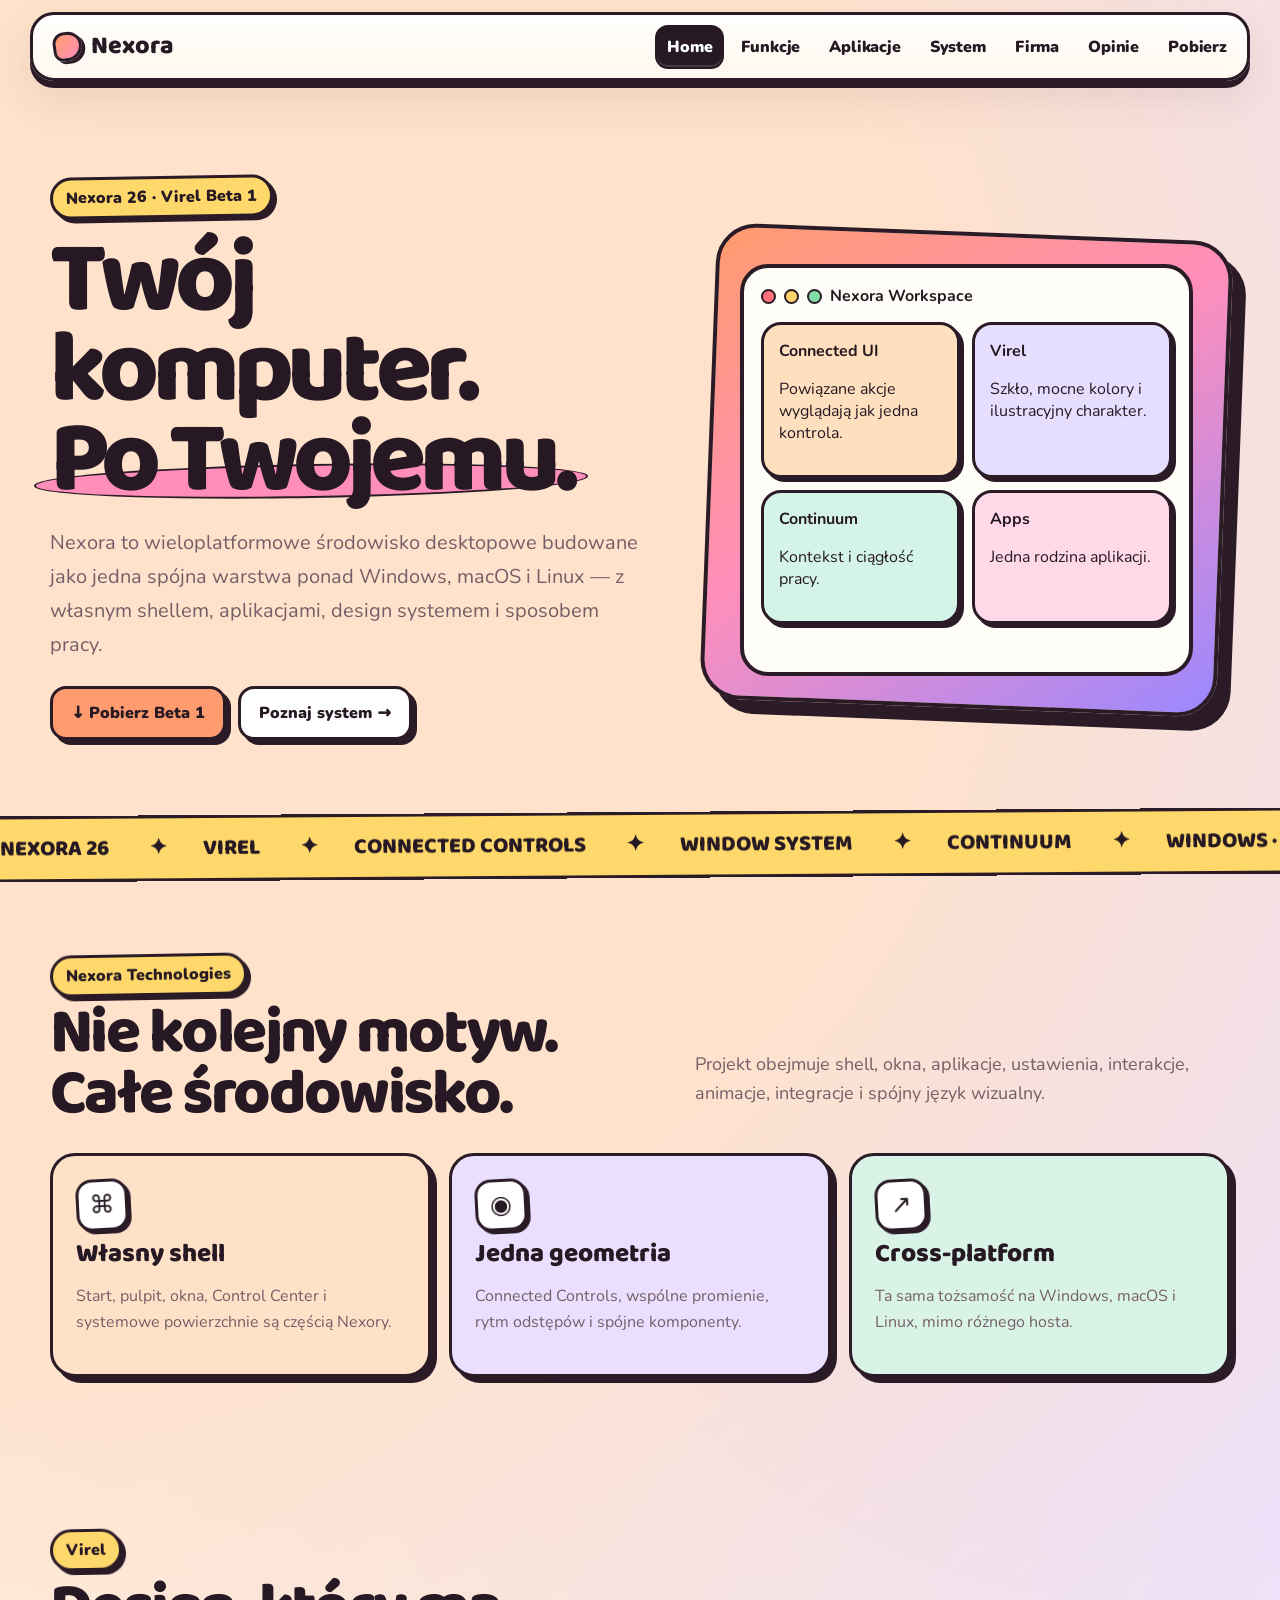
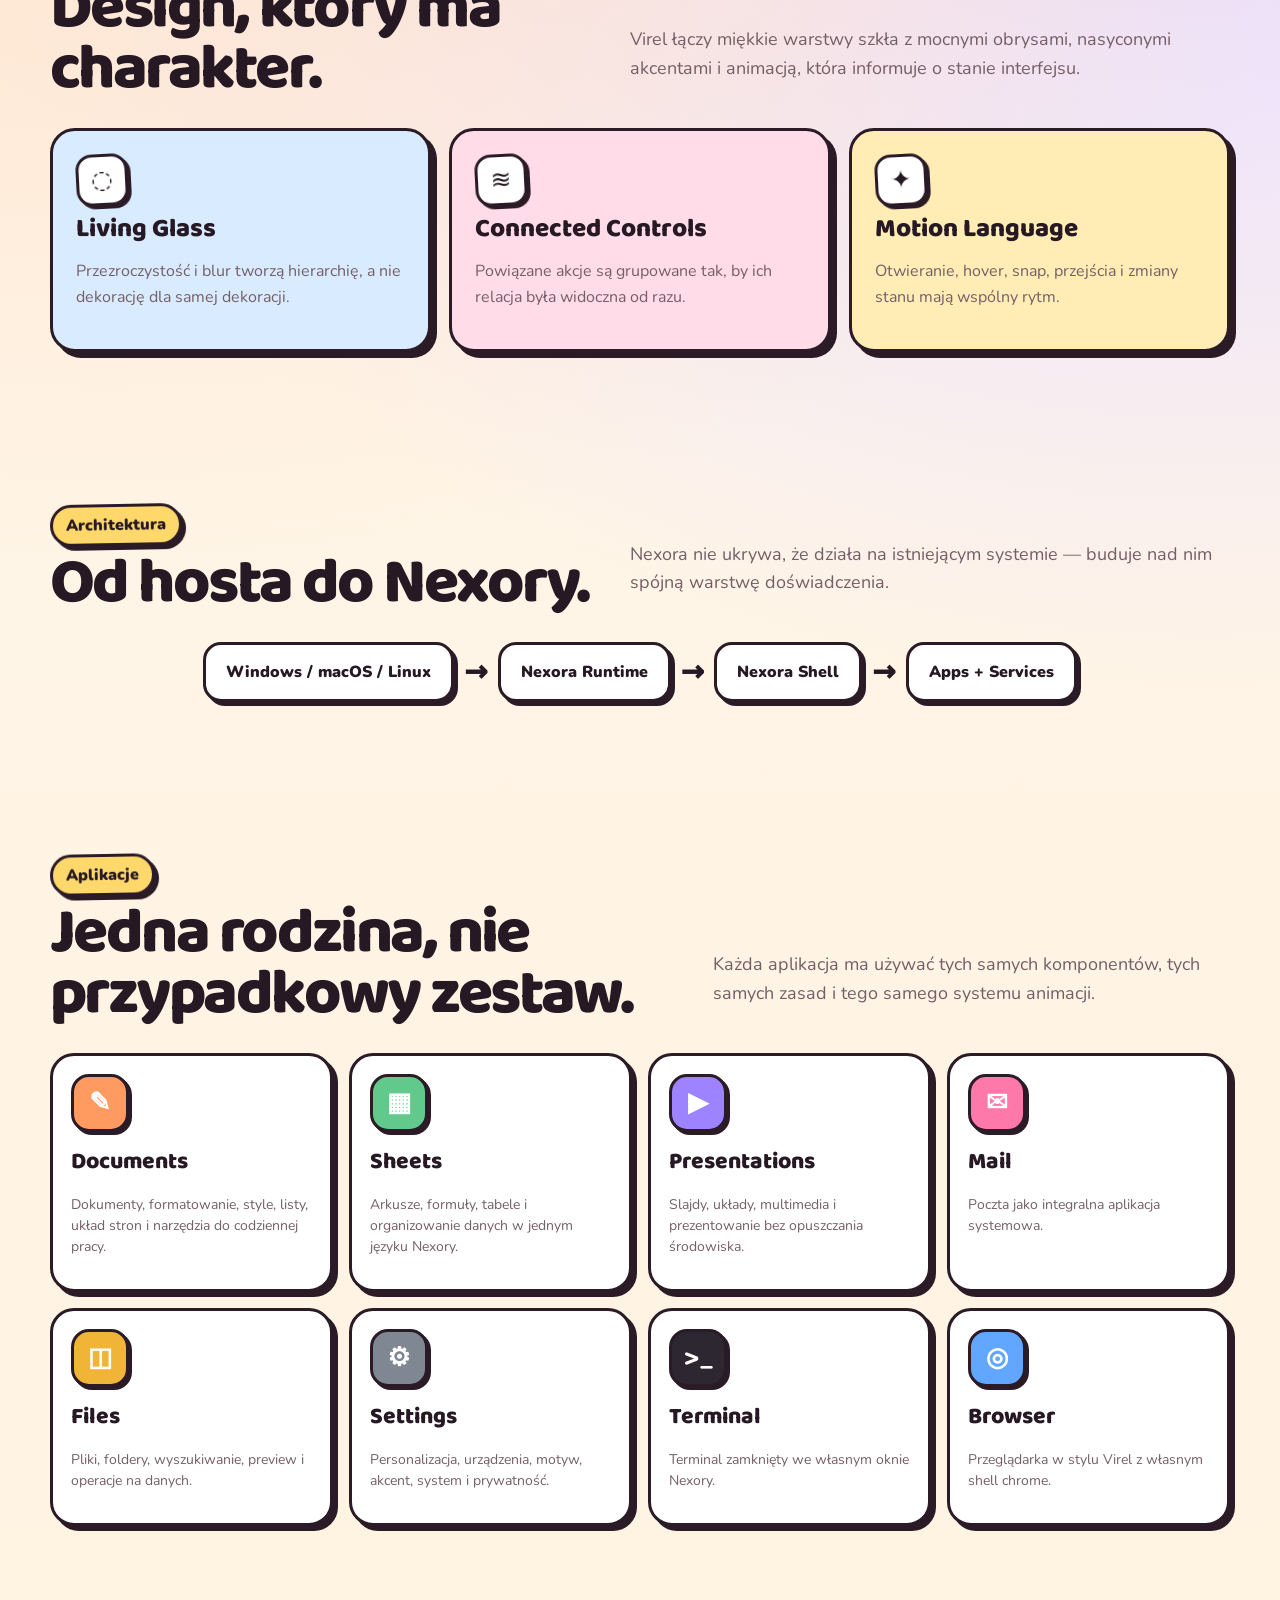
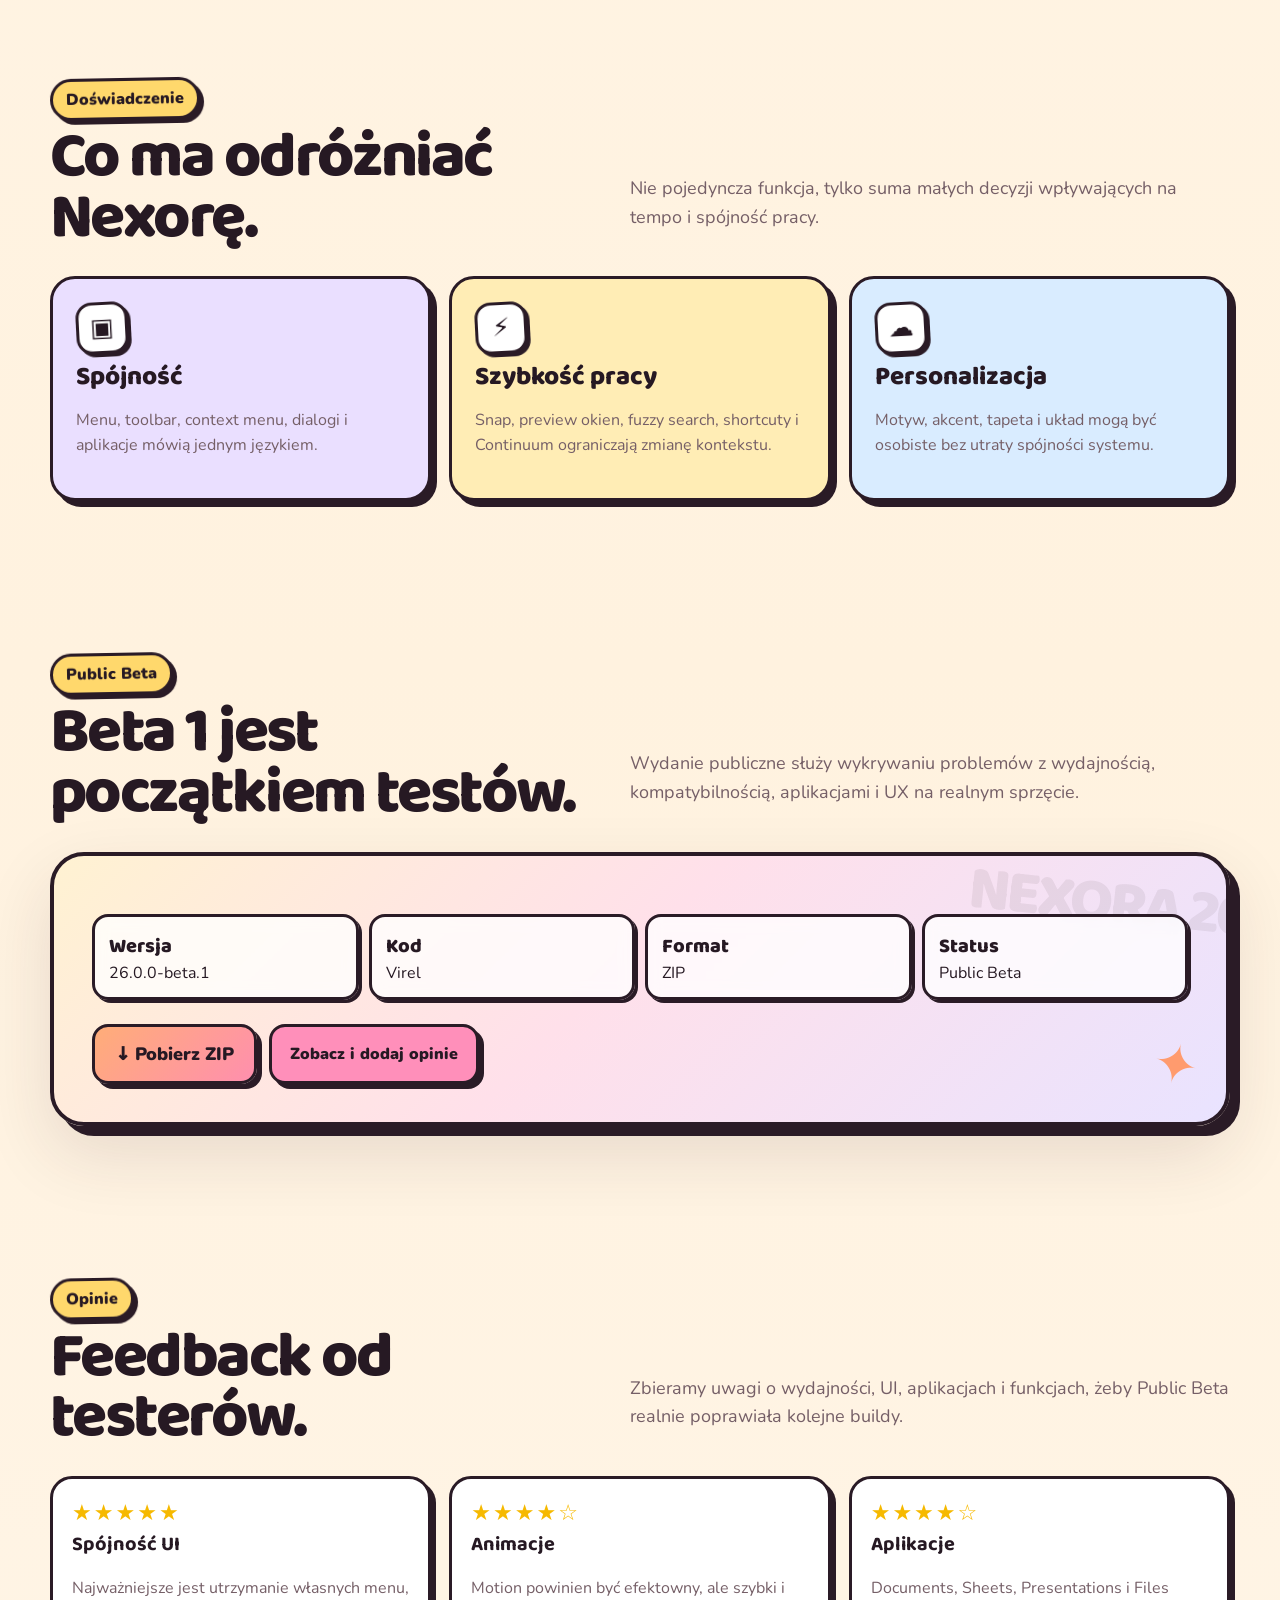
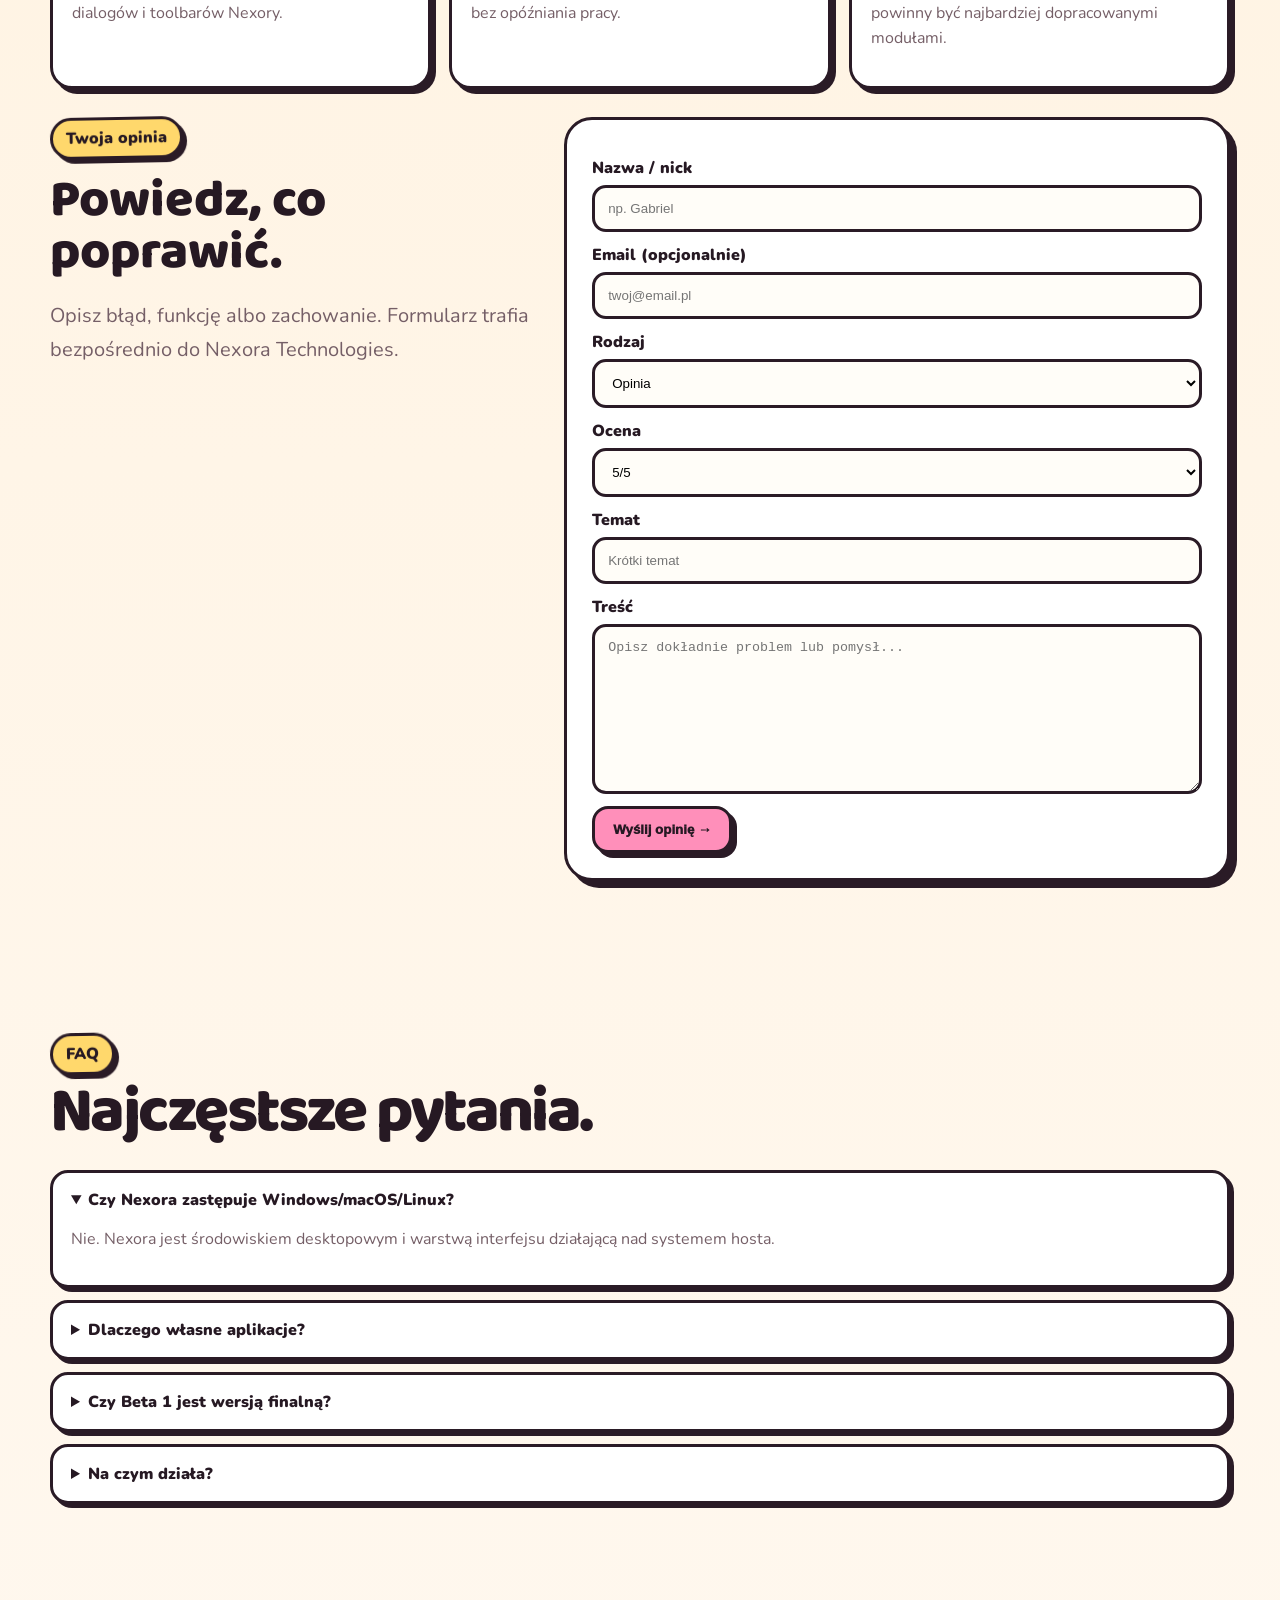
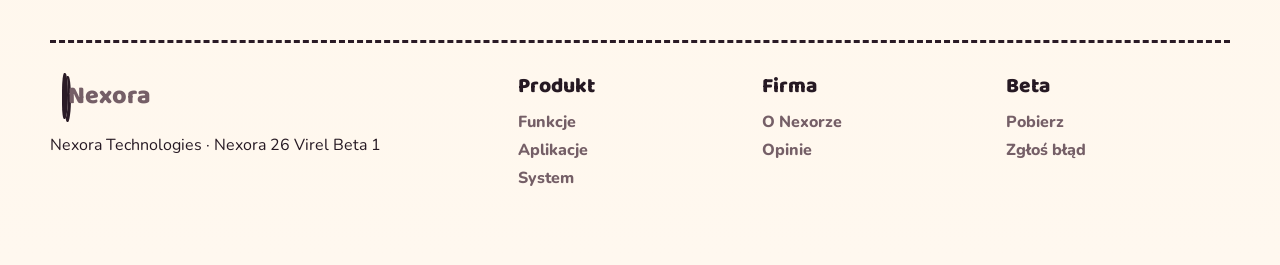
<file: download.html>
<!doctype html><html><head><meta charset="utf-8"><meta name="viewport" content="width=device-width,initial-scale=1"><meta http-equiv="refresh" content="0;url=index.html?v=20260809-1344#download"><title>Nexora — Pobierz</title><script>location.replace('index.html?v=20260809-1344#download')</script></head><body></body></html>
</file>
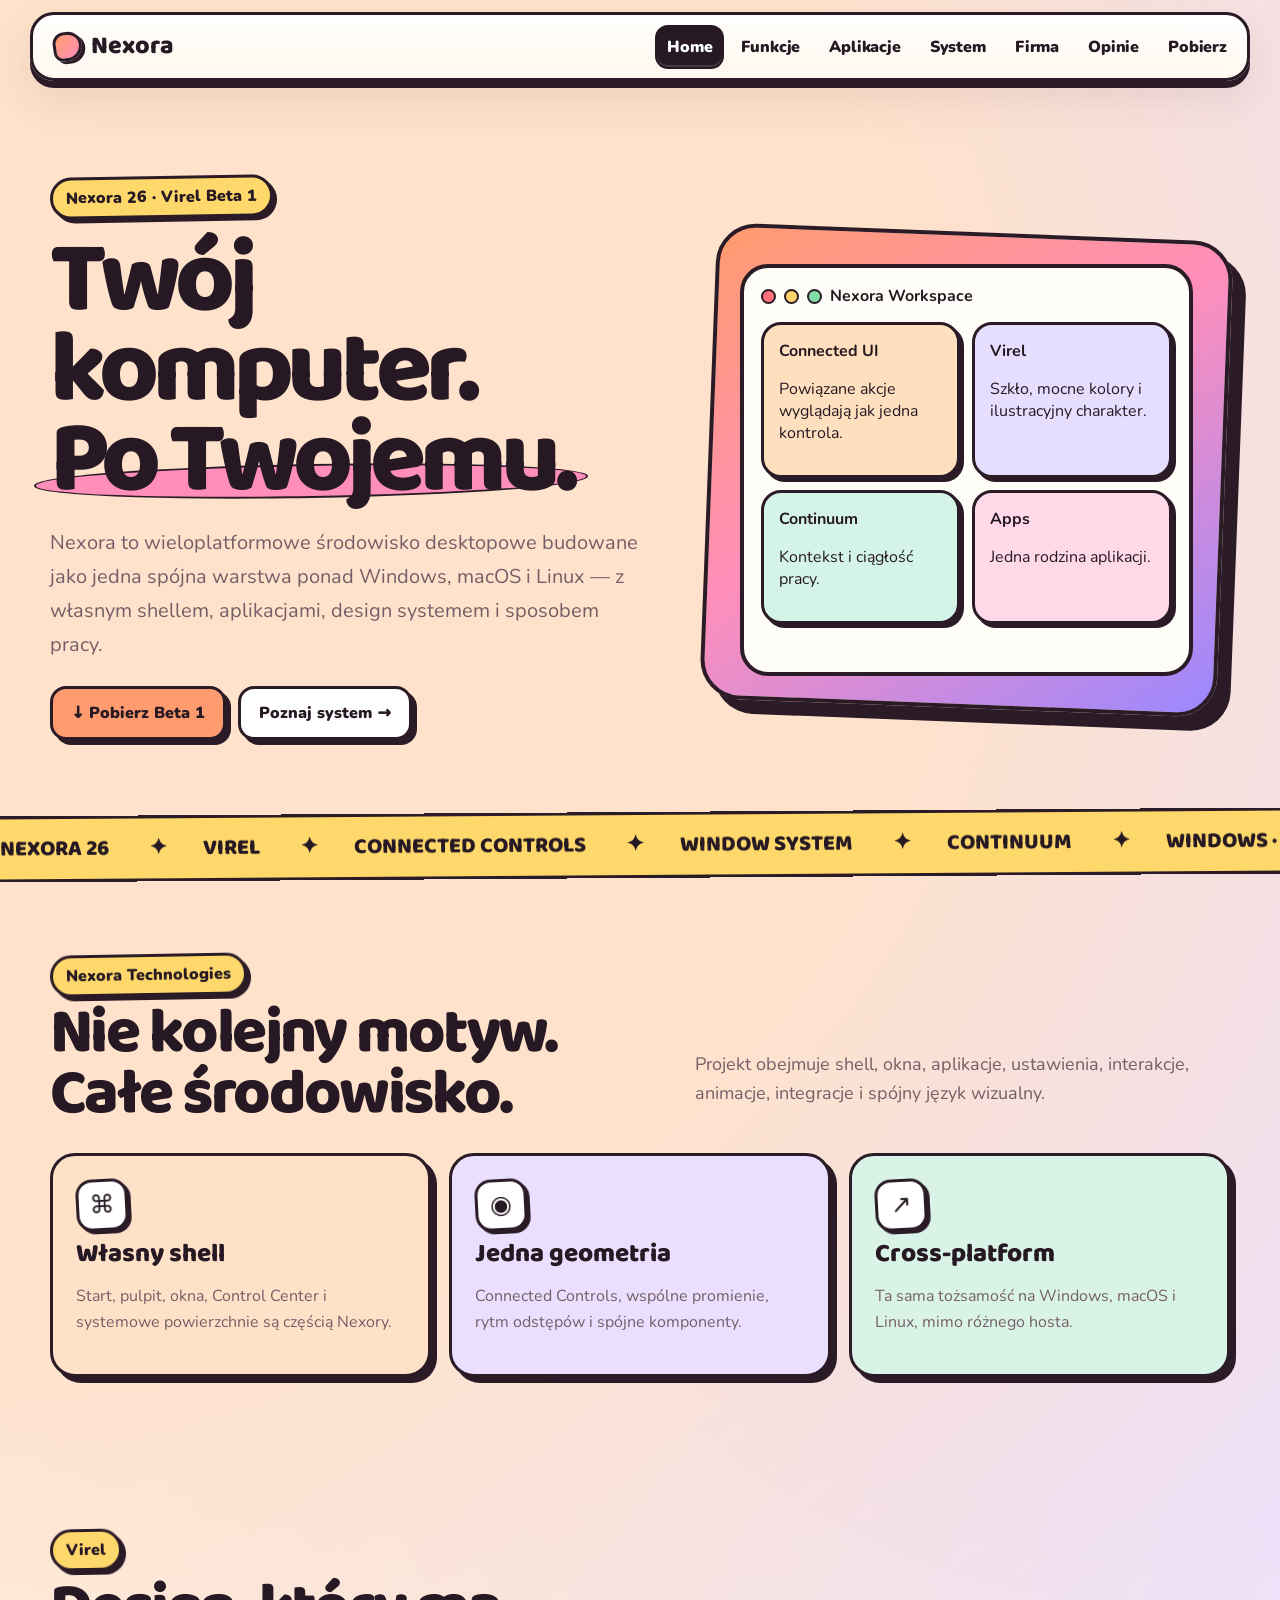
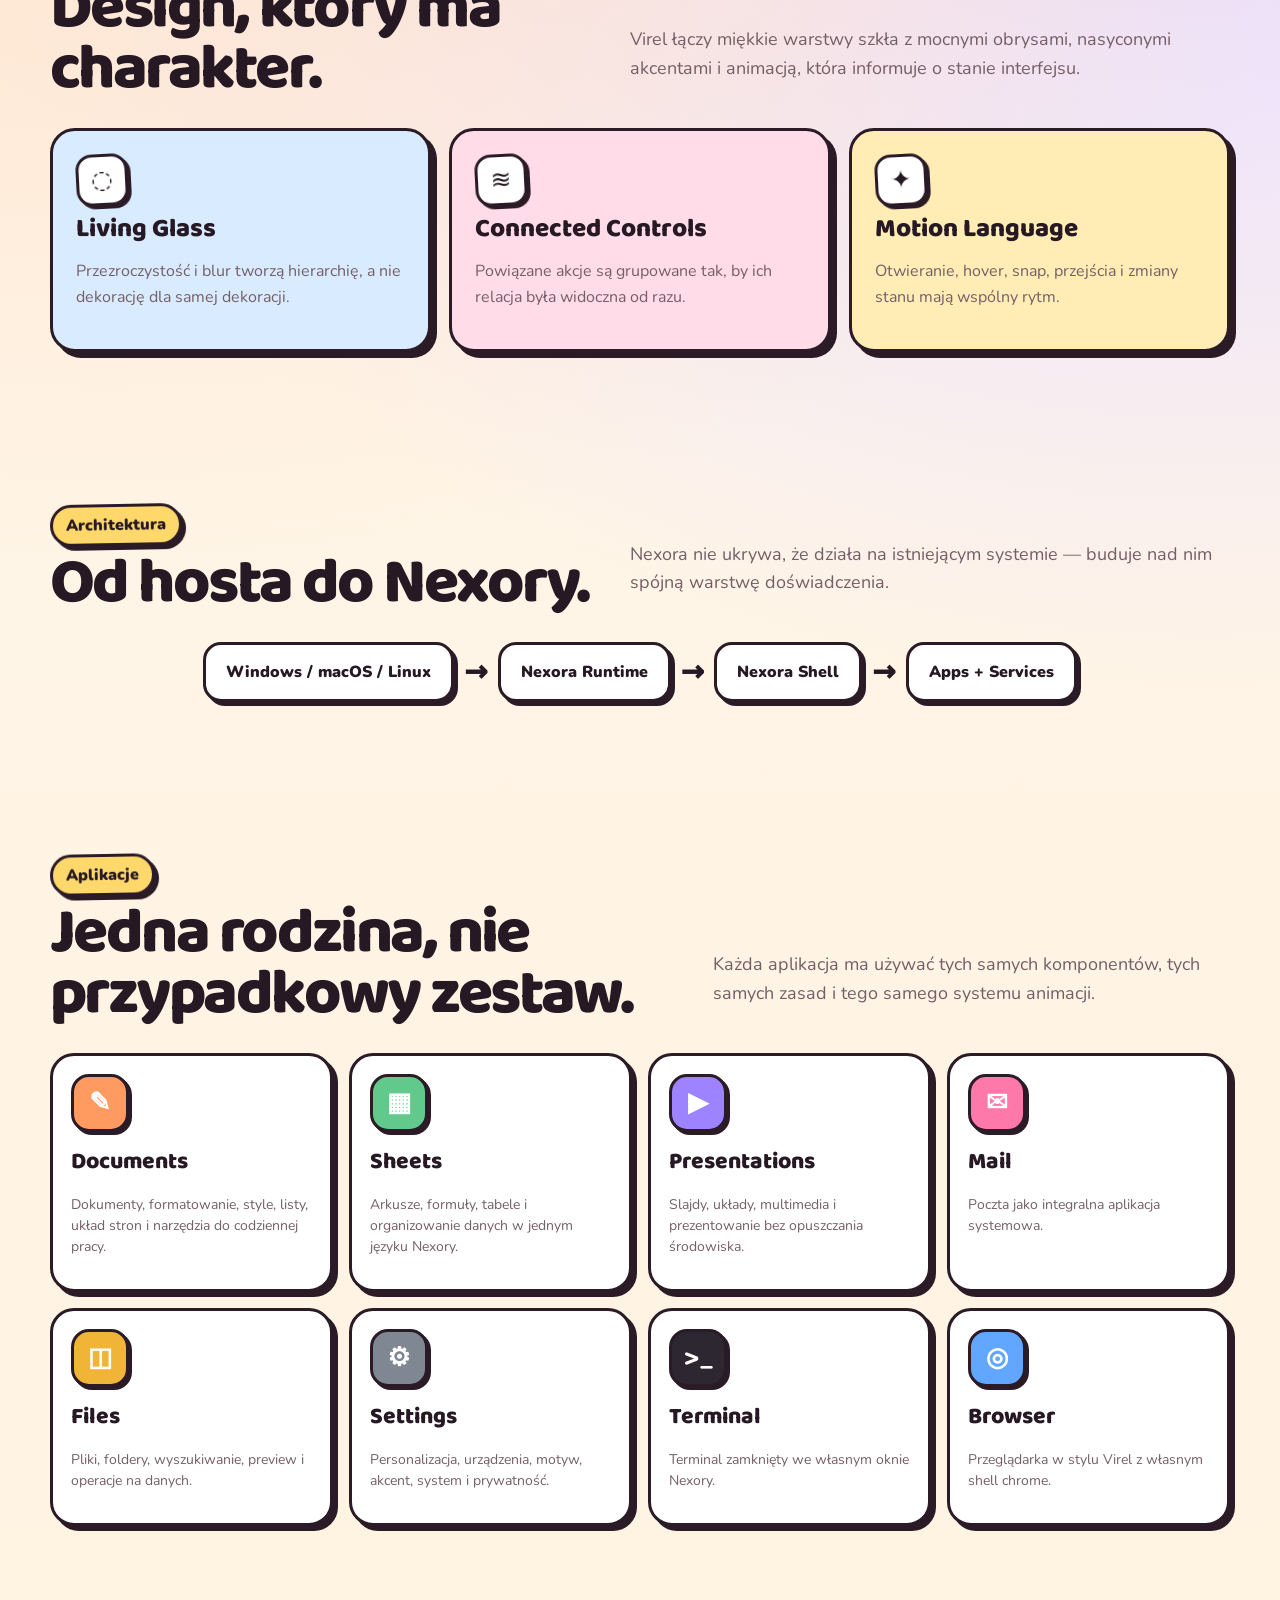
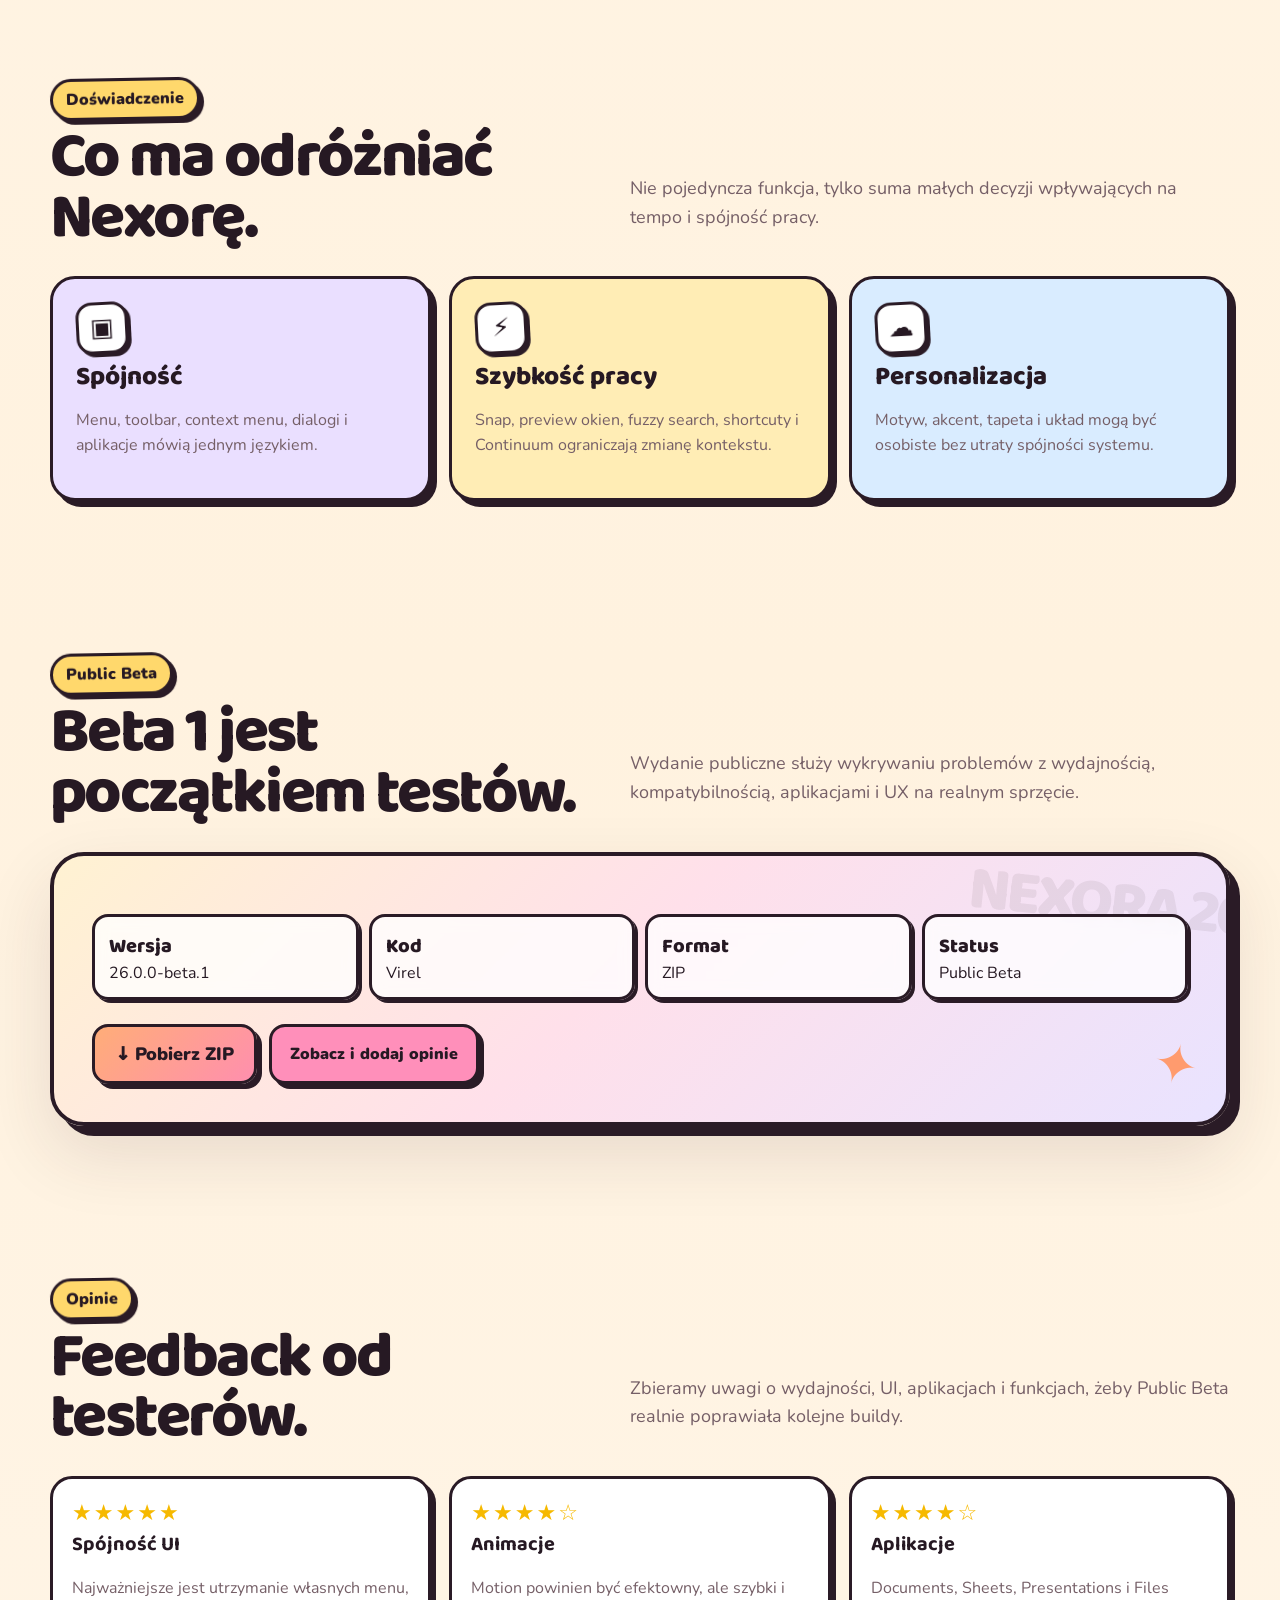
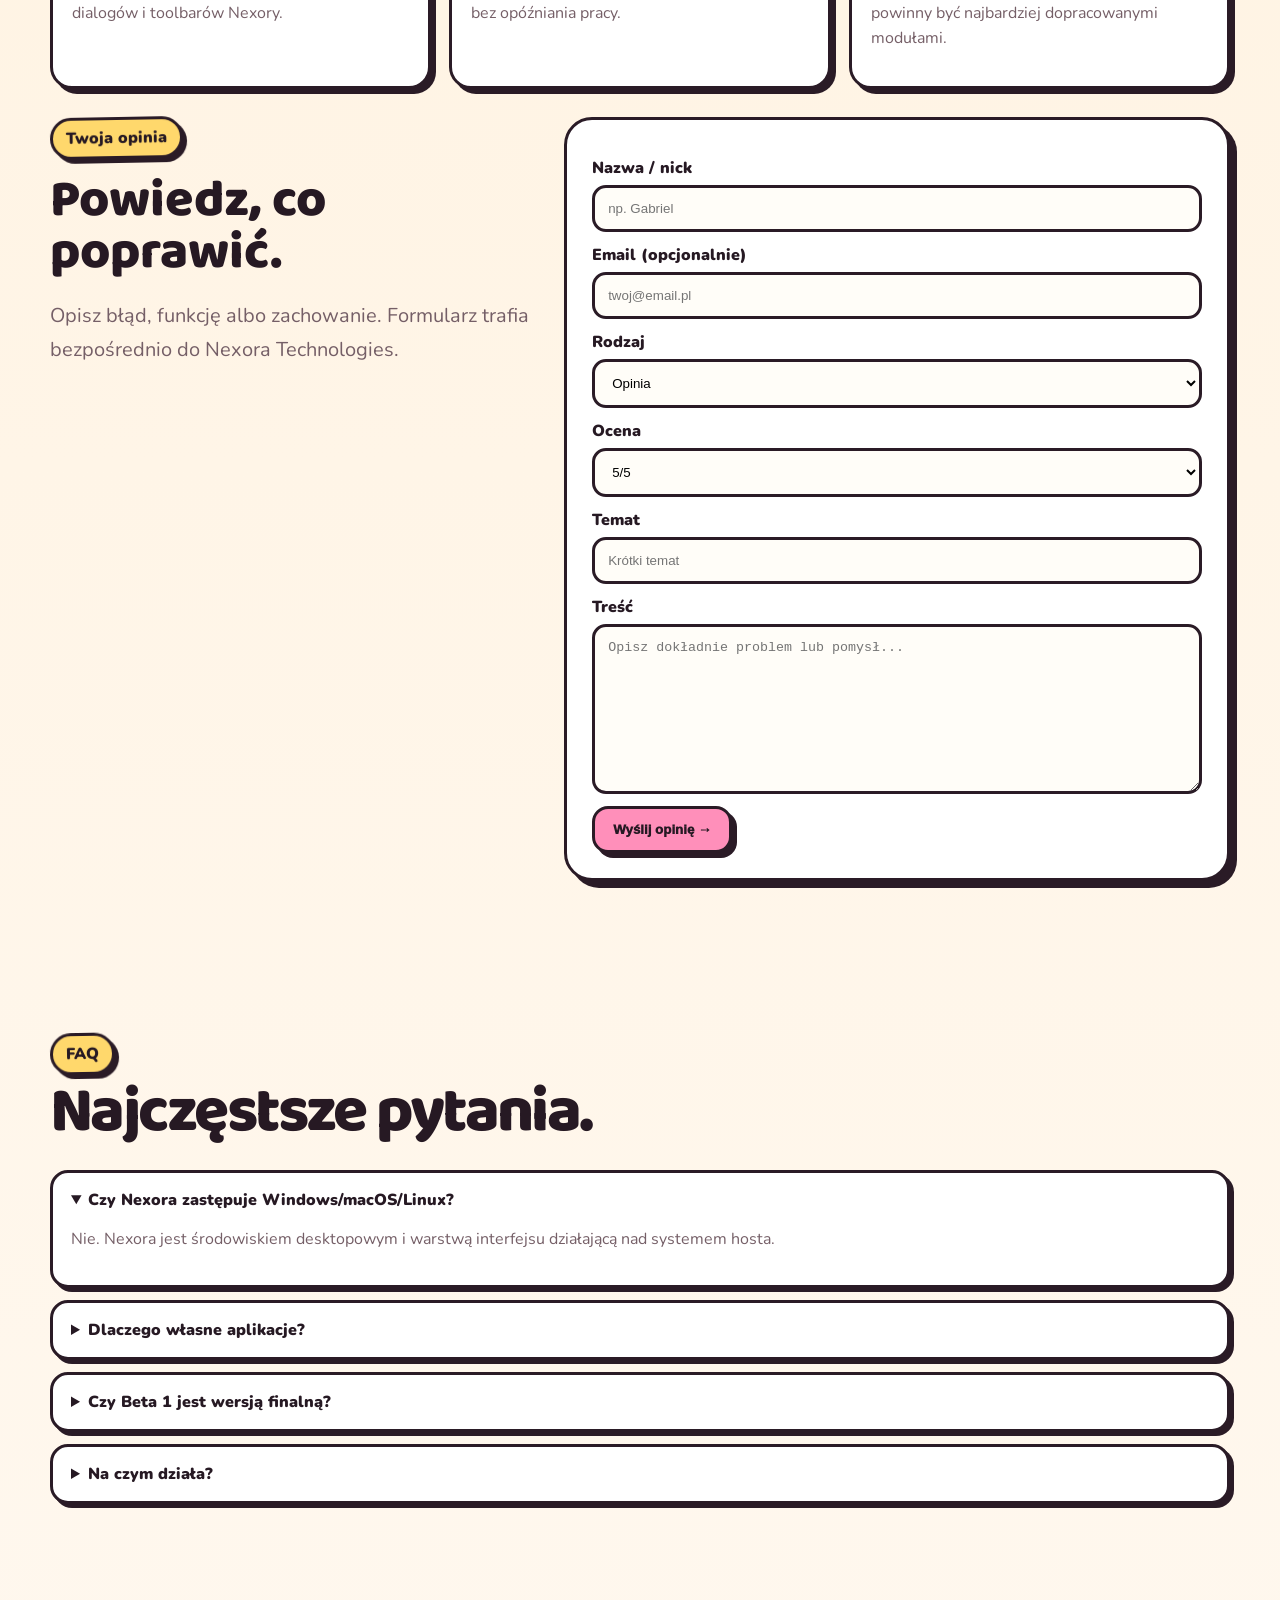
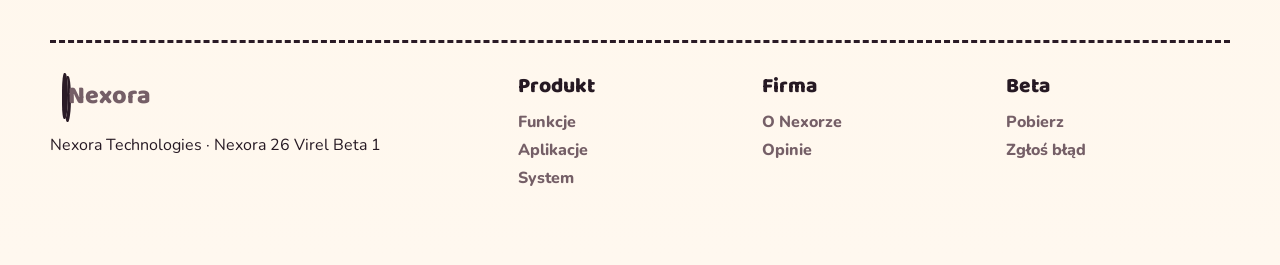
<file: features.html>
<!doctype html><html><head><meta charset="utf-8"><meta http-equiv="refresh" content="0;url=index.html#features"><script>location.replace('index.html#features')</script></head><body><a href="index.html#features">Przejdź do Funkcji Nexory</a></body></html>
</file>
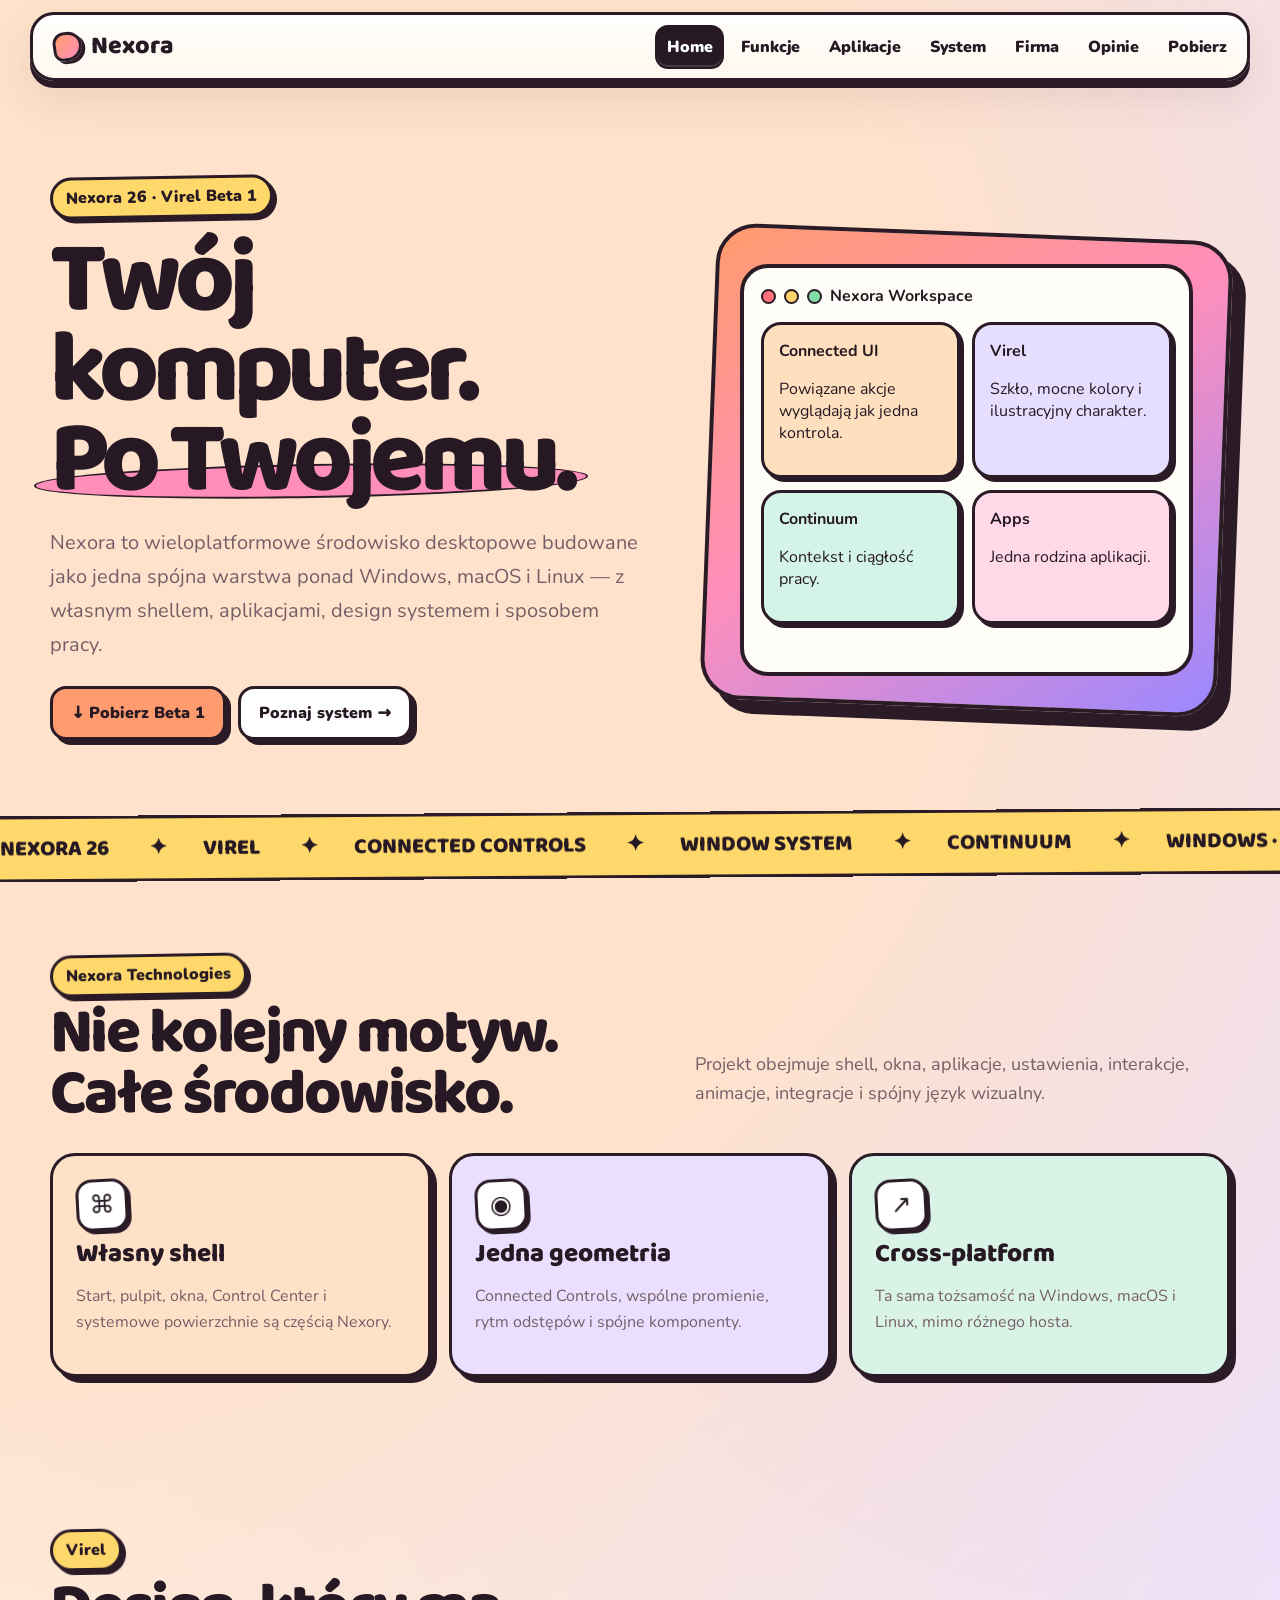
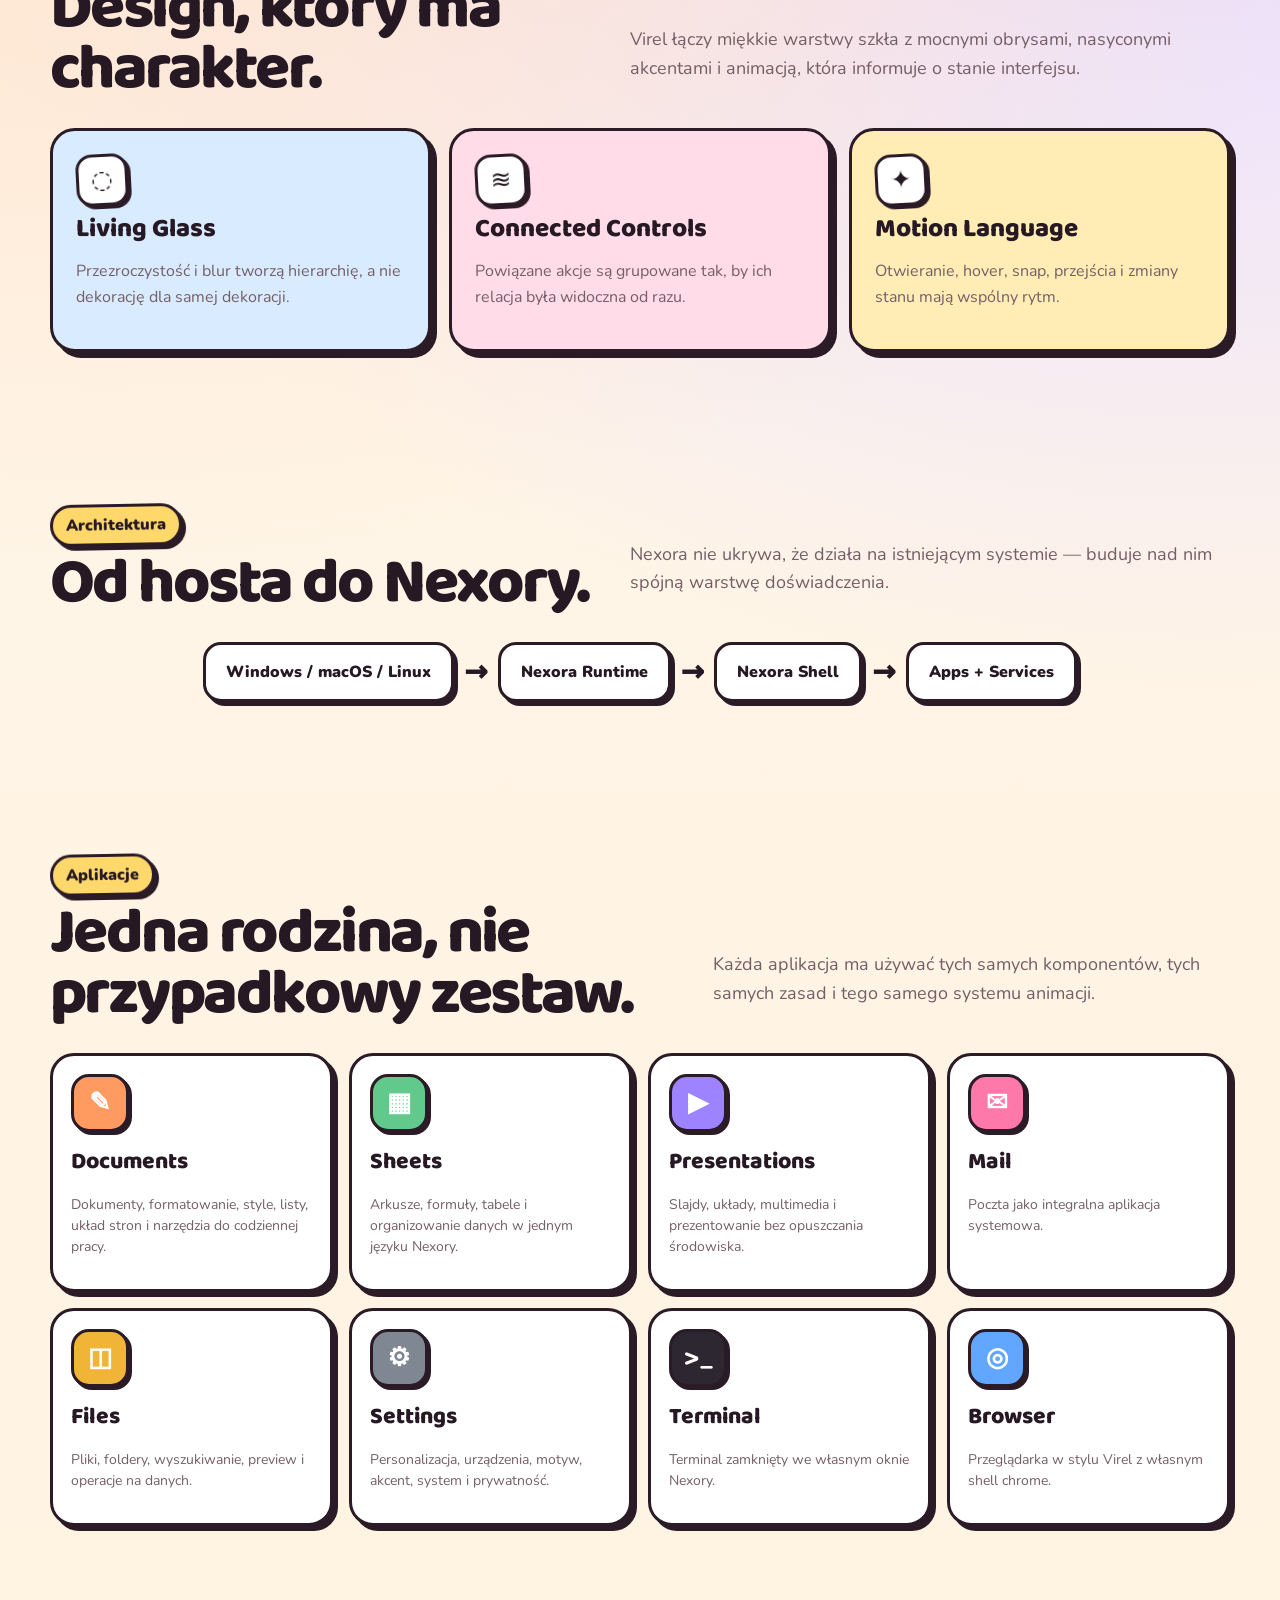
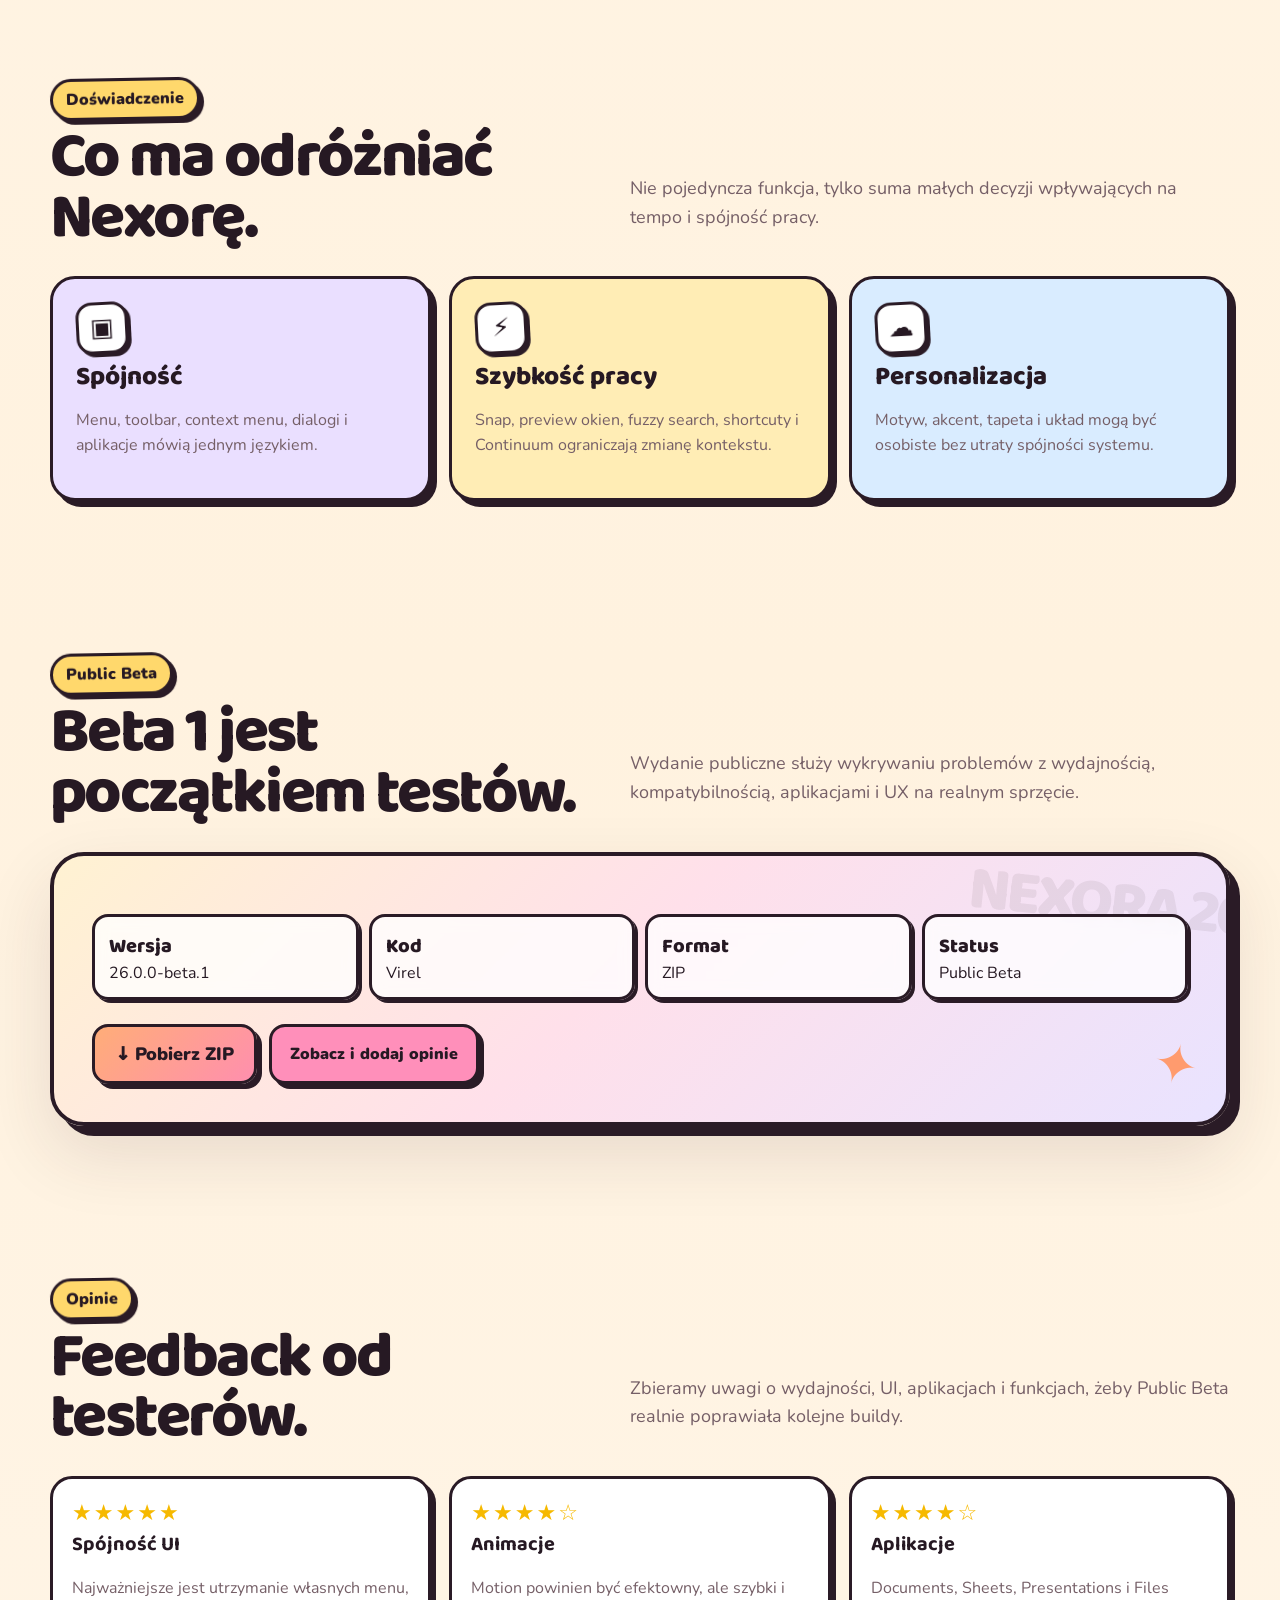
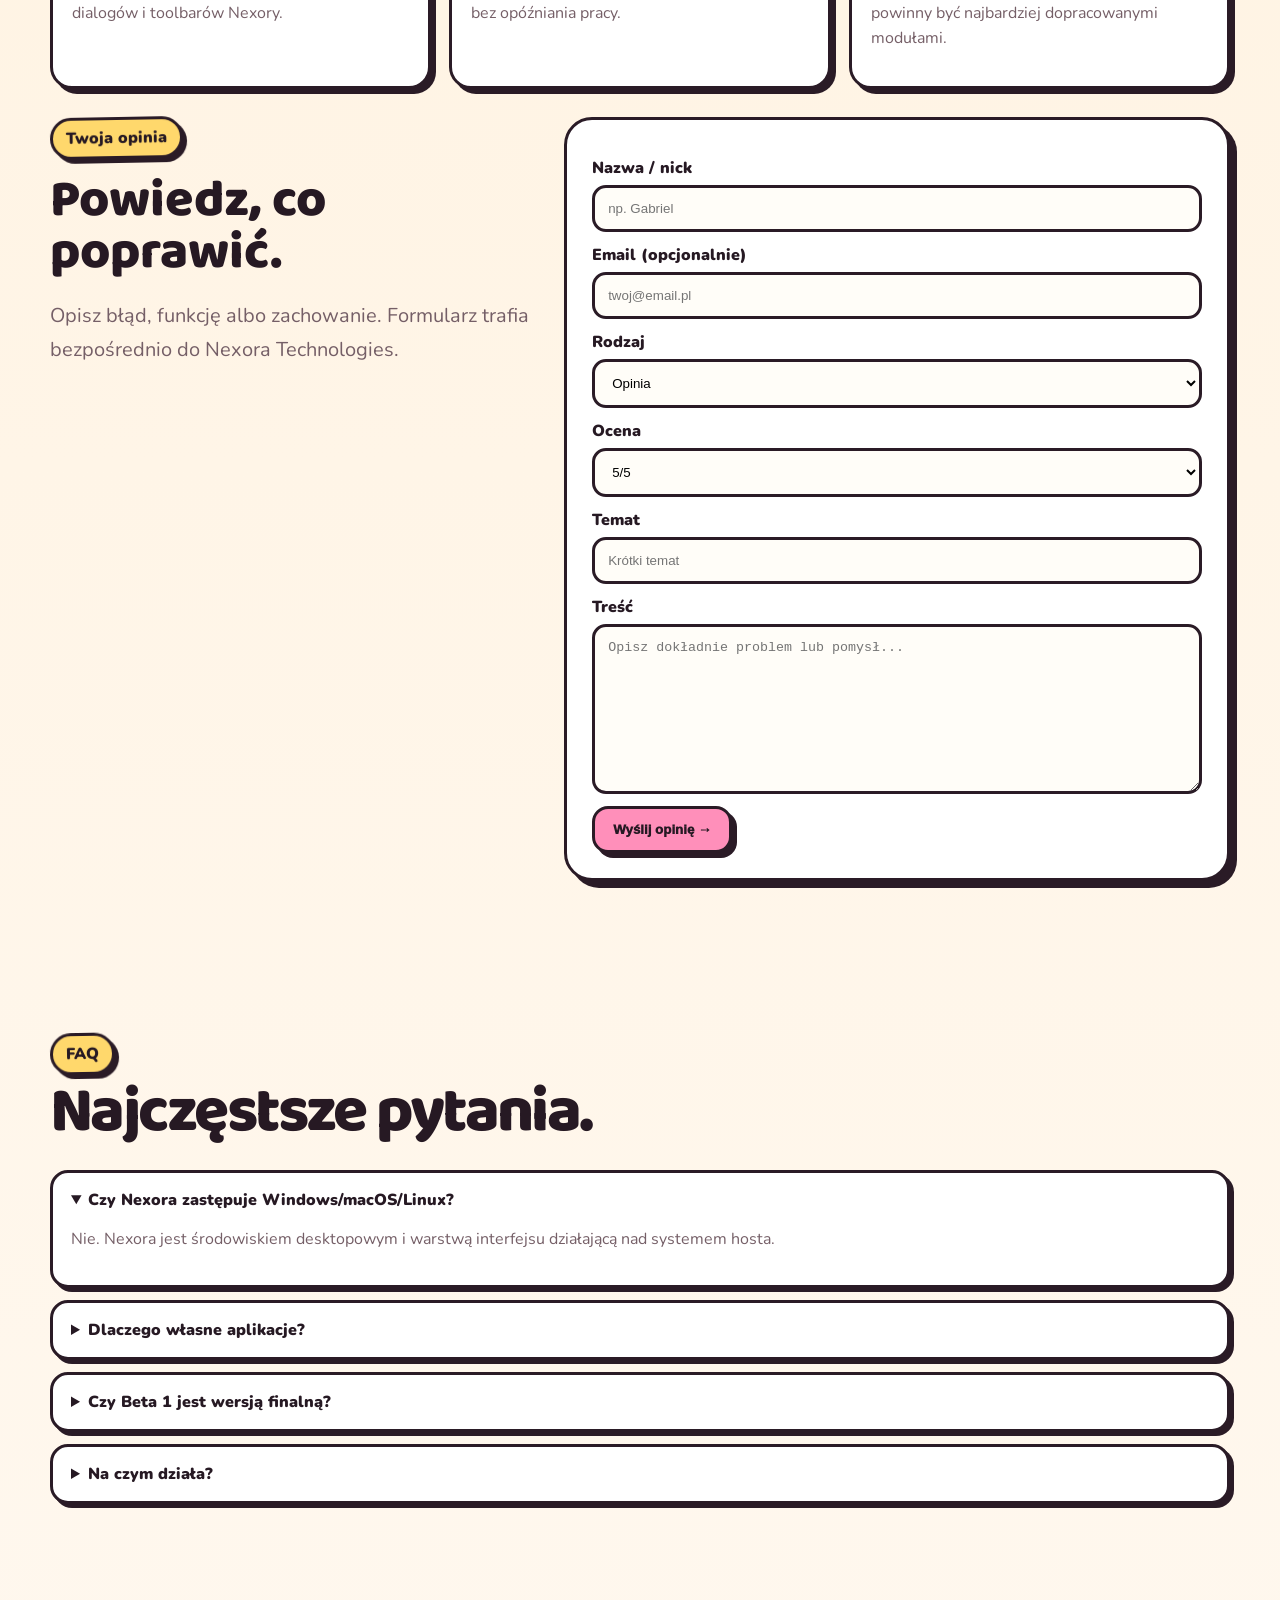
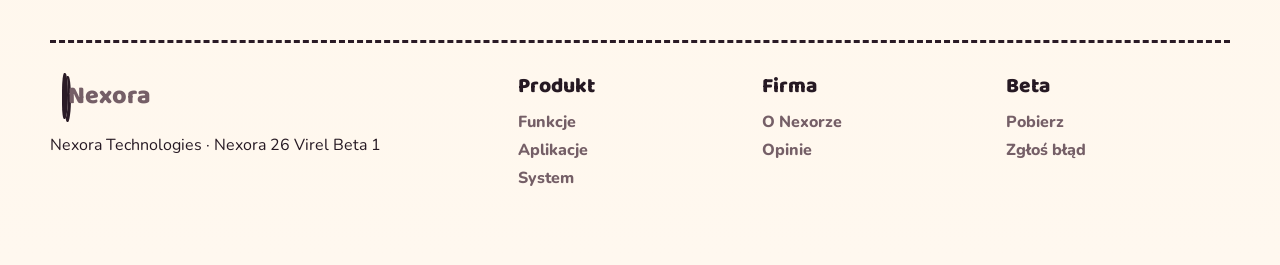
<file: feedback.html>
<!doctype html><html><head><meta charset="utf-8"><meta http-equiv="refresh" content="0;url=index.html#opinie"><script>location.replace('index.html#opinie')</script></head><body><a href="index.html#opinie">Przejdź do Opinii Nexory</a></body></html>
</file>
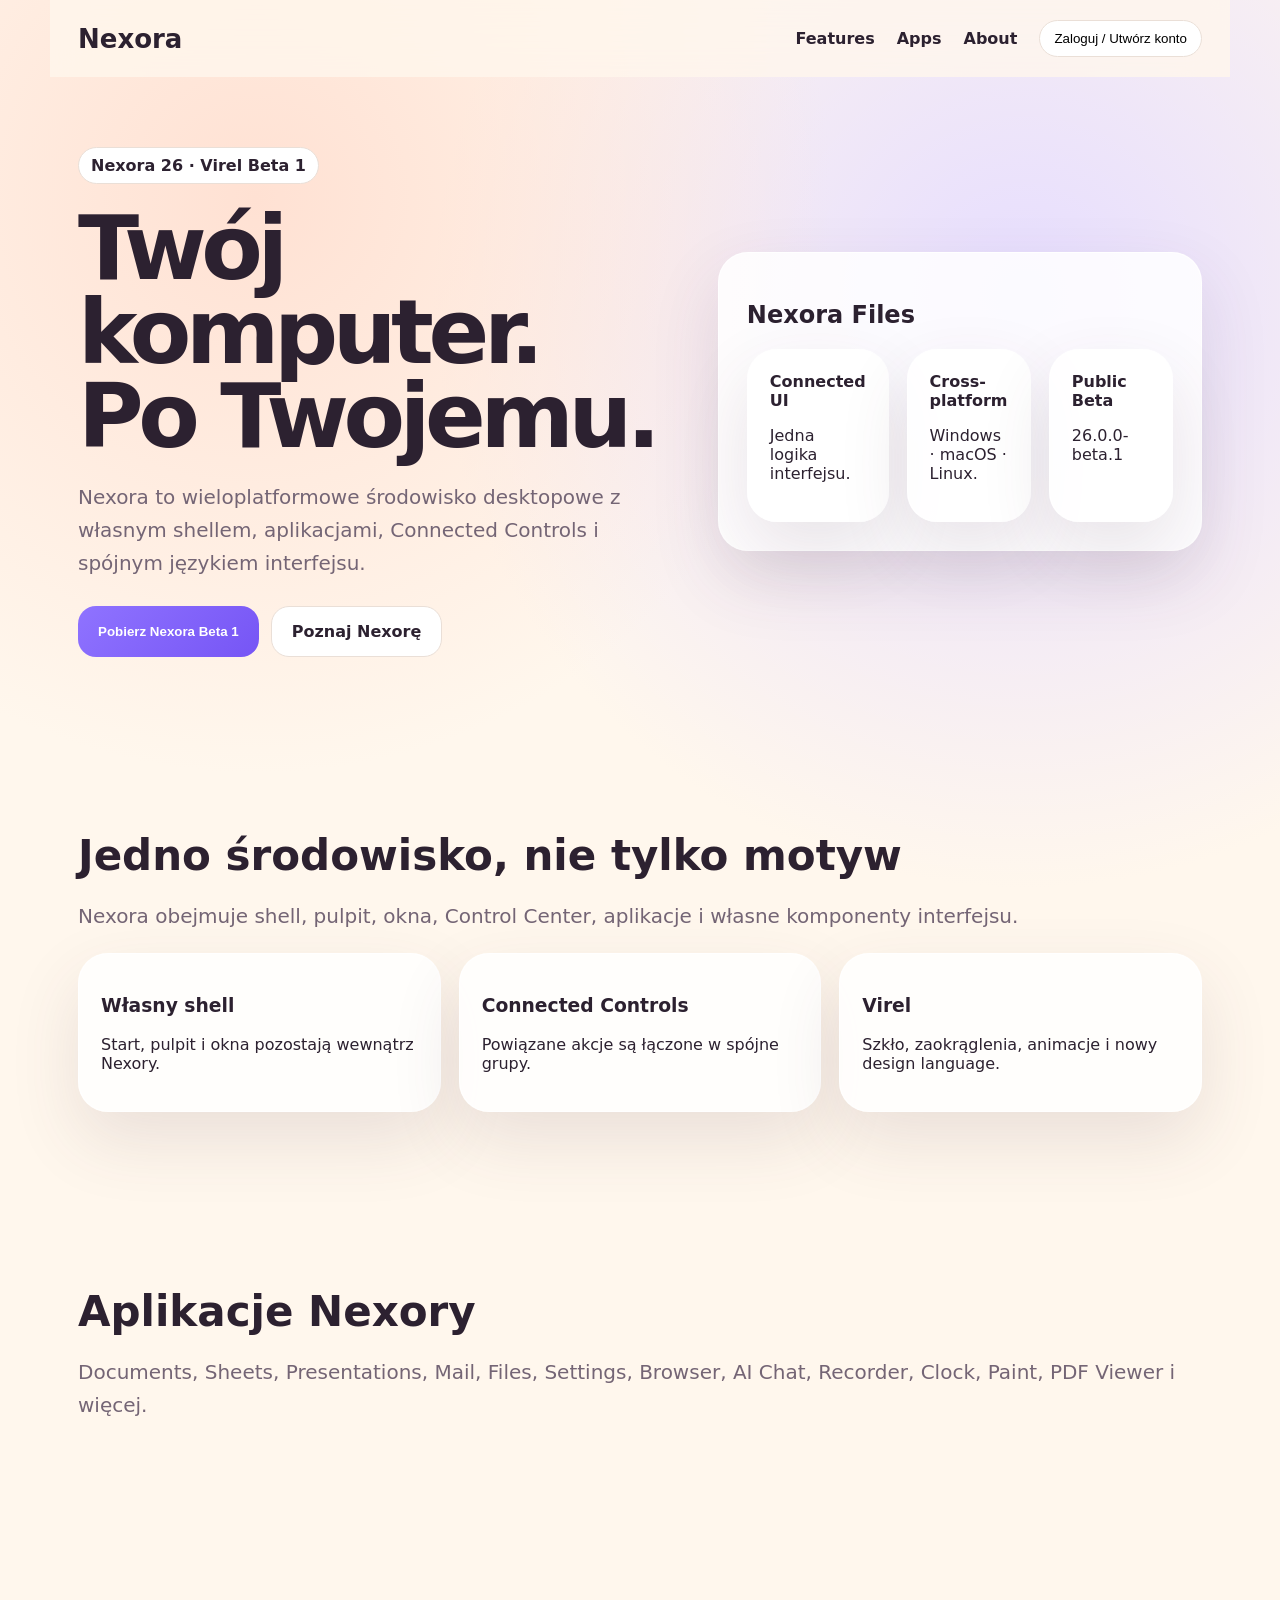
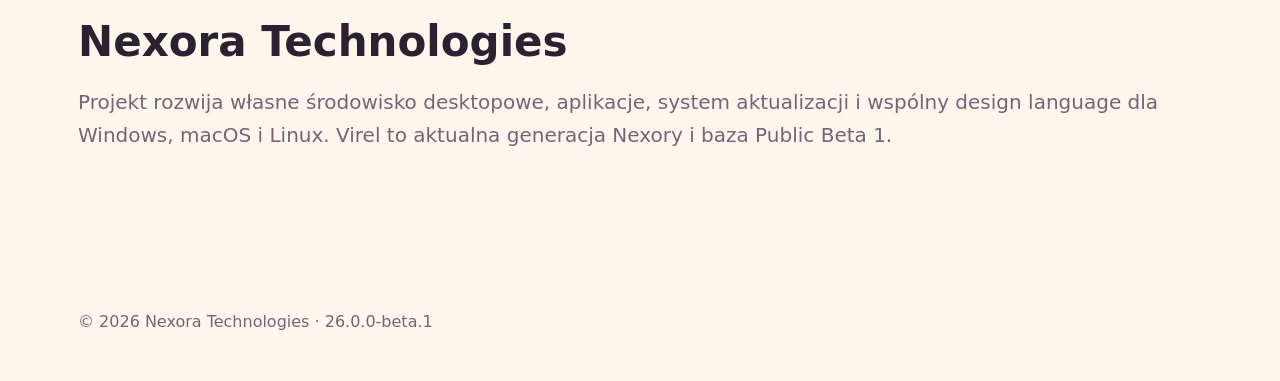
<file: nexora-vercel-import.html>
<!doctype html><html lang="pl"><head><meta charset="utf-8"><meta name="viewport" content="width=device-width,initial-scale=1"><title>Nexora 26 · Virel Beta 1</title><style>
:root{--bg:#fff7ed;--ink:#2c2130;--muted:#746575;--accent:#8f73ff;--line:#eadfd7}*{box-sizing:border-box}body{margin:0;background:radial-gradient(circle at 20% 10%,#ffe1d3 0,transparent 28%),radial-gradient(circle at 80% 15%,#e6ddff 0,transparent 30%),var(--bg);color:var(--ink);font-family:Inter,system-ui,-apple-system,BlinkMacSystemFont,"Segoe UI",sans-serif}a{text-decoration:none;color:inherit}.nav{max-width:1180px;margin:auto;padding:20px 28px;display:flex;align-items:center;gap:22px;position:sticky;top:0;background:rgba(255,247,237,.8);backdrop-filter:blur(18px);z-index:10}.brand{font-size:26px;font-weight:900;margin-right:auto}.nav a{font-weight:800}.pill{padding:10px 14px;border-radius:999px;background:#fff;border:1px solid var(--line)}.wrap{max-width:1180px;margin:auto;padding:70px 28px}.hero{min-height:72vh;display:grid;grid-template-columns:1.1fr .9fr;gap:48px;align-items:center}.eyebrow{display:inline-block;padding:8px 12px;border-radius:999px;background:#fff;border:1px solid var(--line);font-weight:900}.hero h1{font-size:clamp(50px,7vw,92px);line-height:.94;letter-spacing:-.06em;margin:22px 0}.lead{font-size:20px;line-height:1.65;color:var(--muted)}.actions{display:flex;gap:12px;flex-wrap:wrap;margin-top:26px}.btn{border:0;border-radius:18px;padding:15px 20px;font-weight:900;background:linear-gradient(135deg,#8f73ff,#7655f5);color:white;cursor:pointer}.secondary{background:#fff;color:var(--ink);border:1px solid var(--line)}.panel,.card,.modal-card{background:rgba(255,255,255,.84);border:1px solid rgba(255,255,255,.95);border-radius:30px;box-shadow:0 28px 70px rgba(85,55,70,.12)}.panel{padding:28px}.grid{display:grid;grid-template-columns:repeat(3,1fr);gap:18px}.card{padding:22px}.section h2{font-size:42px;margin-bottom:8px}.modal{position:fixed;inset:0;background:rgba(40,28,38,.35);display:none;place-items:center;padding:20px;z-index:30}.modal.open{display:grid}.modal-card{width:min(520px,100%);padding:28px;background:#fff}.oauth{display:grid;gap:12px;margin:20px 0}.oauth button{padding:14px 16px;border-radius:16px;border:1px solid var(--line);background:#fff;font-weight:900;font-size:16px;cursor:pointer}.note{padding:14px 16px;border-radius:16px;background:#fff2d8;border:1px solid #f2d9a8;color:#6f5630}.footer{color:var(--muted);padding-bottom:50px}@media(max-width:820px){.hero{grid-template-columns:1fr}.grid{grid-template-columns:1fr}.nav .desk{display:none}}
</style></head><body><nav class="nav"><a class="brand" href="#top">Nexora</a><a class="desk" href="#features">Features</a><a class="desk" href="#apps">Apps</a><a class="desk" href="#about">About</a><button class="pill" id="accountBtn">Zaloguj / Utwórz konto</button></nav><main id="top"><section class="wrap hero"><div><span class="eyebrow">Nexora 26 · Virel Beta 1</span><h1>Twój komputer.<br>Po Twojemu.</h1><p class="lead">Nexora to wieloplatformowe środowisko desktopowe z własnym shellem, aplikacjami, Connected Controls i spójnym językiem interfejsu.</p><div class="actions"><button class="btn" id="downloadBtn">Pobierz Nexora Beta 1</button><a class="btn secondary" href="#about">Poznaj Nexorę</a></div></div><div class="panel"><h2>Nexora Files</h2><div class="grid"><div class="card"><b>Connected UI</b><p>Jedna logika interfejsu.</p></div><div class="card"><b>Cross-platform</b><p>Windows · macOS · Linux.</p></div><div class="card"><b>Public Beta</b><p>26.0.0-beta.1</p></div></div></div></section><section id="features" class="wrap section"><h2>Jedno środowisko, nie tylko motyw</h2><p class="lead">Nexora obejmuje shell, pulpit, okna, Control Center, aplikacje i własne komponenty interfejsu.</p><div class="grid"><div class="card"><h3>Własny shell</h3><p>Start, pulpit i okna pozostają wewnątrz Nexory.</p></div><div class="card"><h3>Connected Controls</h3><p>Powiązane akcje są łączone w spójne grupy.</p></div><div class="card"><h3>Virel</h3><p>Szkło, zaokrąglenia, animacje i nowy design language.</p></div></div></section><section id="apps" class="wrap section"><h2>Aplikacje Nexory</h2><p class="lead">Documents, Sheets, Presentations, Mail, Files, Settings, Browser, AI Chat, Recorder, Clock, Paint, PDF Viewer i więcej.</p></section><section id="about" class="wrap section"><h2>Nexora Technologies</h2><p class="lead">Projekt rozwija własne środowisko desktopowe, aplikacje, system aktualizacji i wspólny design language dla Windows, macOS i Linux. Virel to aktualna generacja Nexory i baza Public Beta 1.</p></section></main><footer class="wrap footer">© 2026 Nexora Technologies · 26.0.0-beta.1</footer><div class="modal" id="loginModal"><div class="modal-card"><button style="float:right" id="closeModal">✕</button><span class="eyebrow">Konto Nexora</span><h2>Aby pobrać Nexorę, zaloguj się lub utwórz konto.</h2><div class="oauth"><button id="googleBtn">G&nbsp;&nbsp; Kontynuuj z Google</button><button id="appleBtn">&nbsp;&nbsp; Kontynuuj z Apple</button></div><div class="note">Hosting działa. Prawdziwe Google/Apple OAuth wymaga jeszcze podpięcia kluczy dostawców. Po ich dodaniu ten ekran będzie uruchamiał właściwe logowanie i onboarding nazwy Nexora.</div></div></div><script>
const m=document.getElementById('loginModal');const open=()=>m.classList.add('open');document.getElementById('accountBtn').onclick=open;document.getElementById('downloadBtn').onclick=open;document.getElementById('closeModal').onclick=()=>m.classList.remove('open');m.onclick=e=>{if(e.target===m)m.classList.remove('open')};document.getElementById('googleBtn').onclick=()=>alert('Google OAuth wymaga Client ID/Secret lub Clerk.');document.getElementById('appleBtn').onclick=()=>alert('Apple OAuth wymaga Services ID, Key ID, Team ID i private key.');
</script></body></html>
</file>
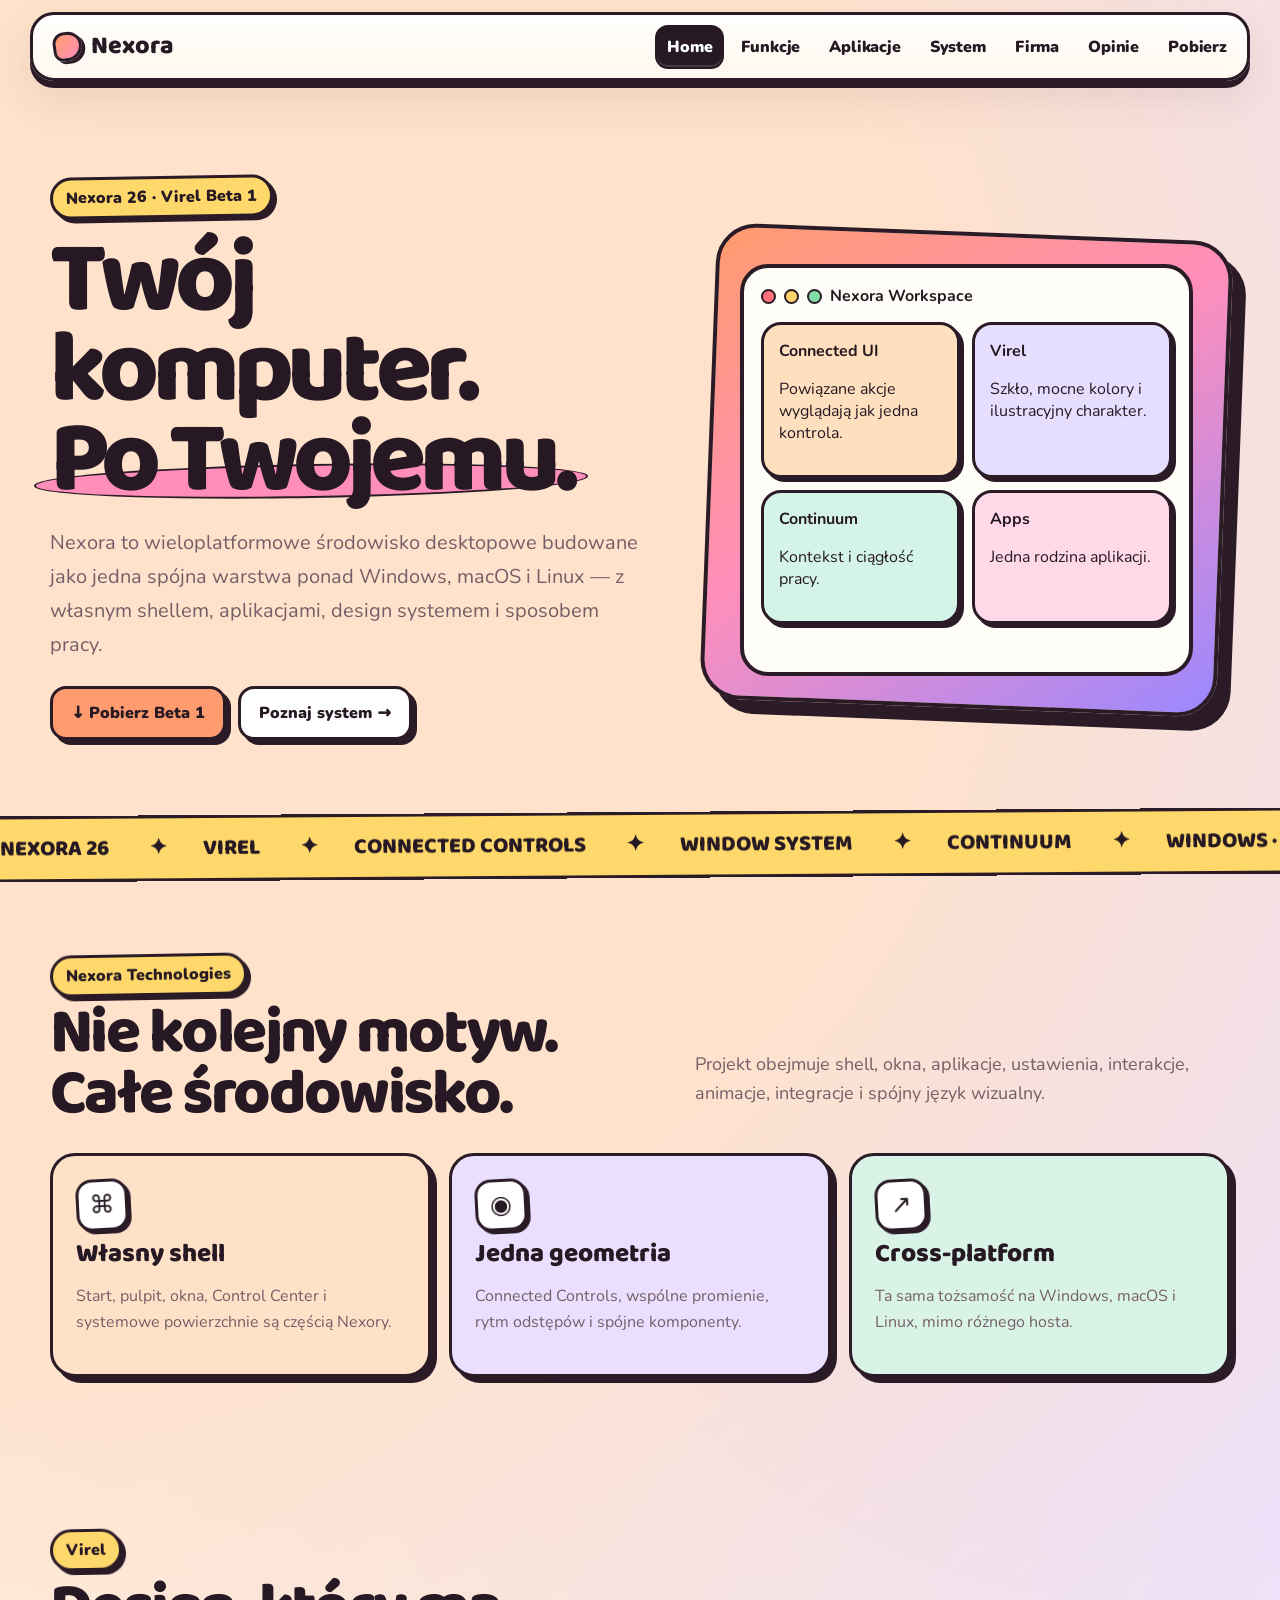
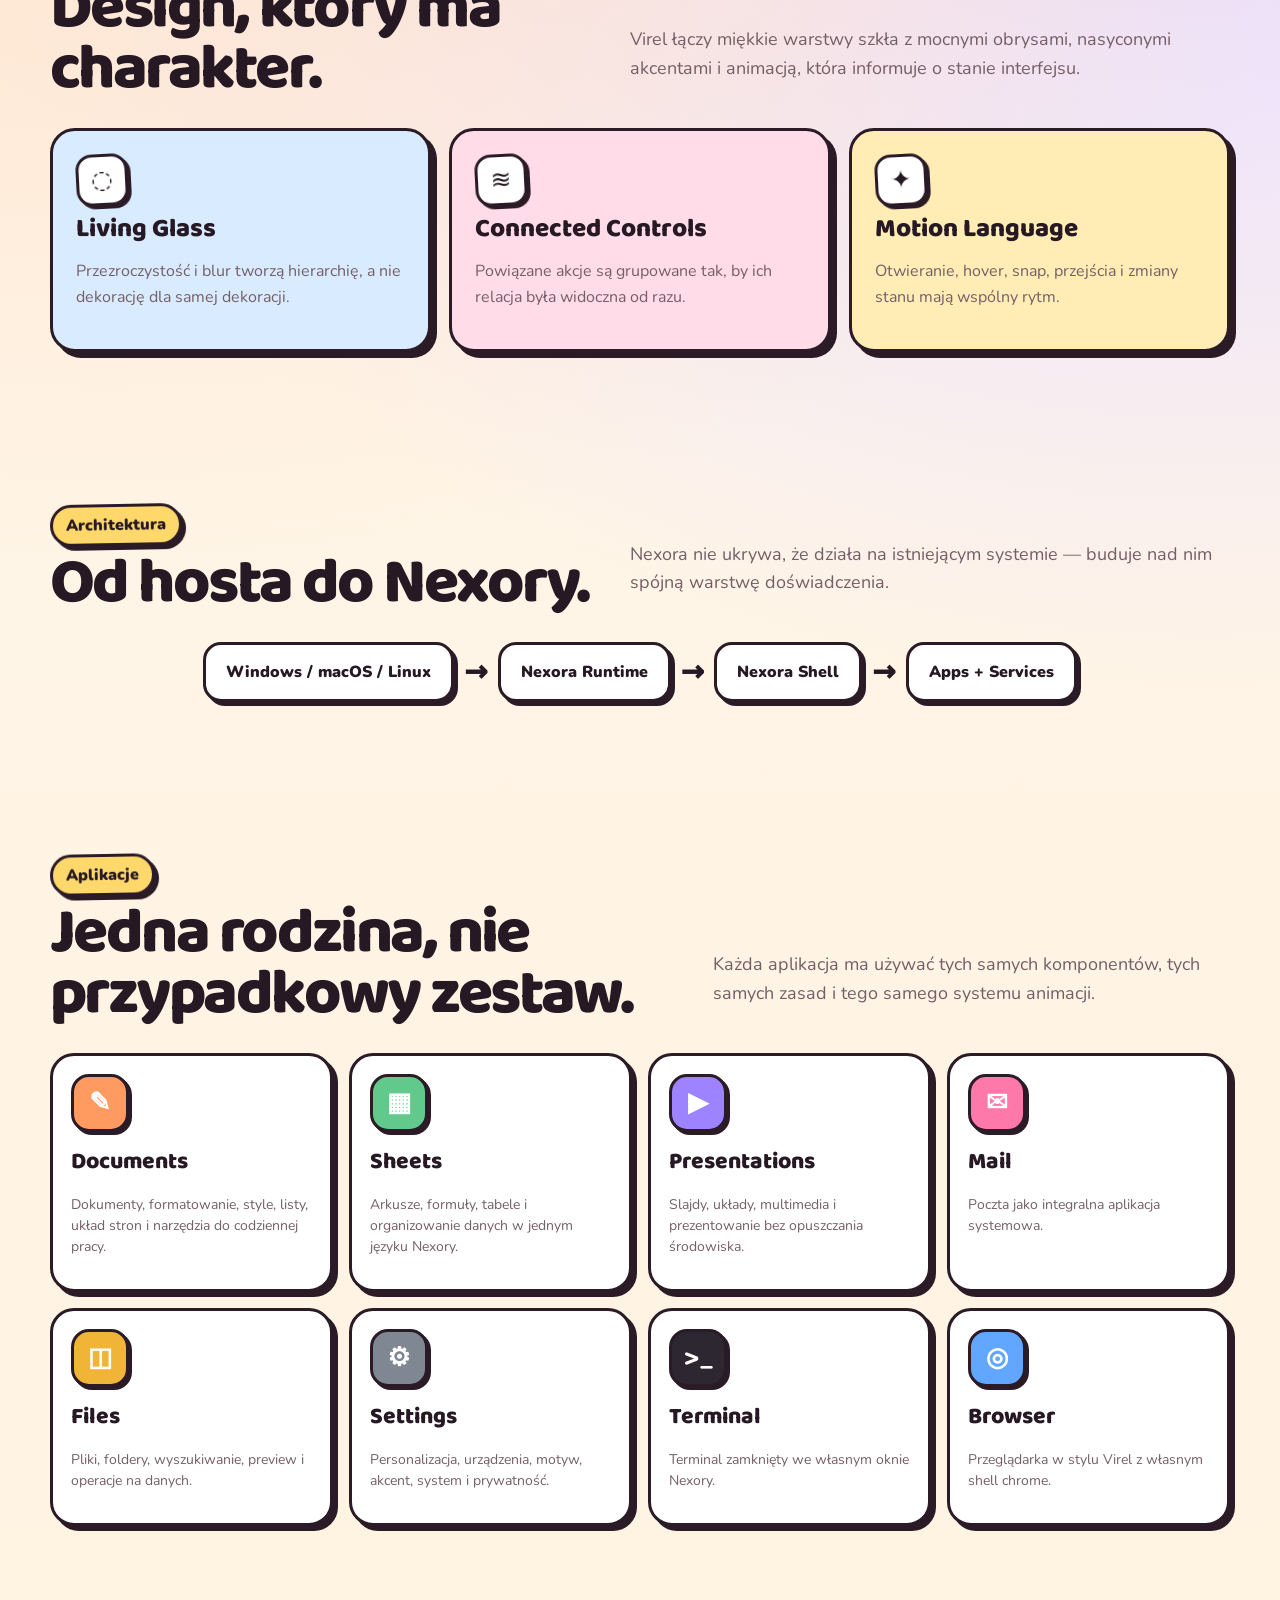
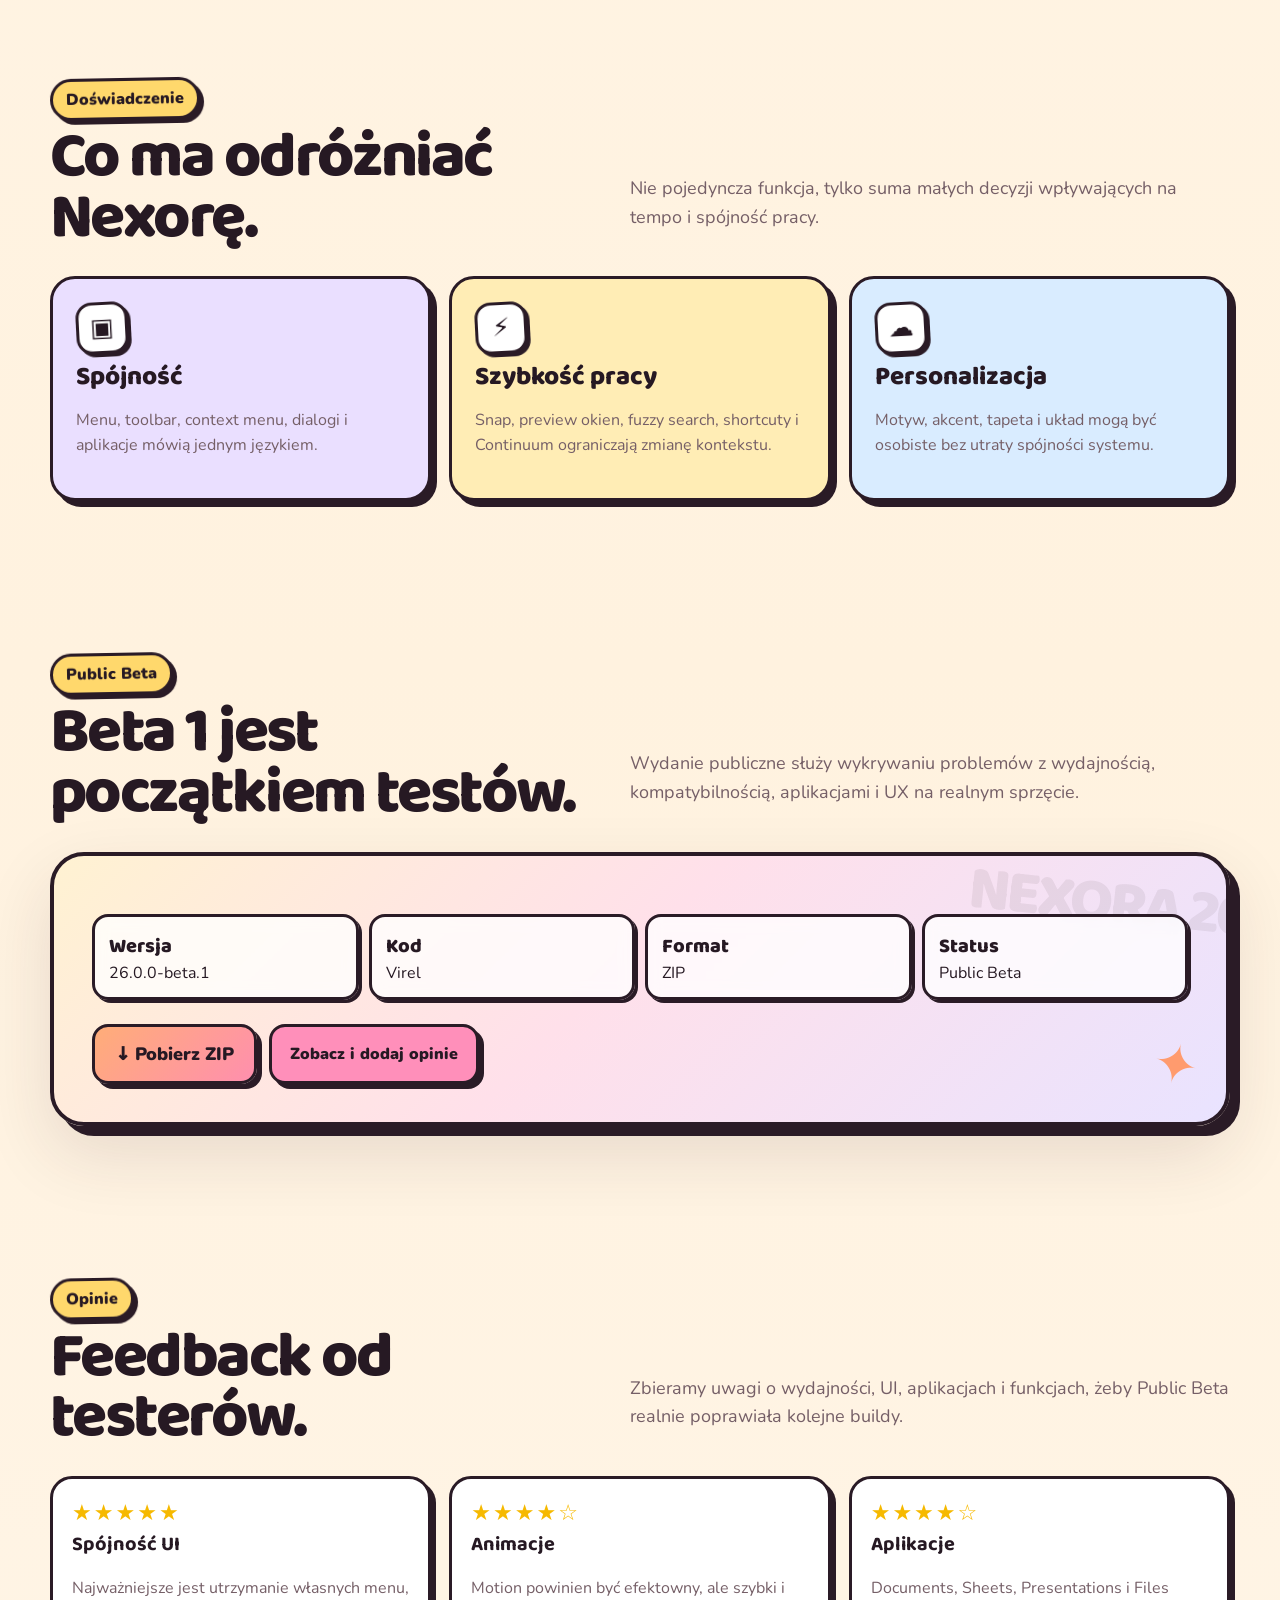
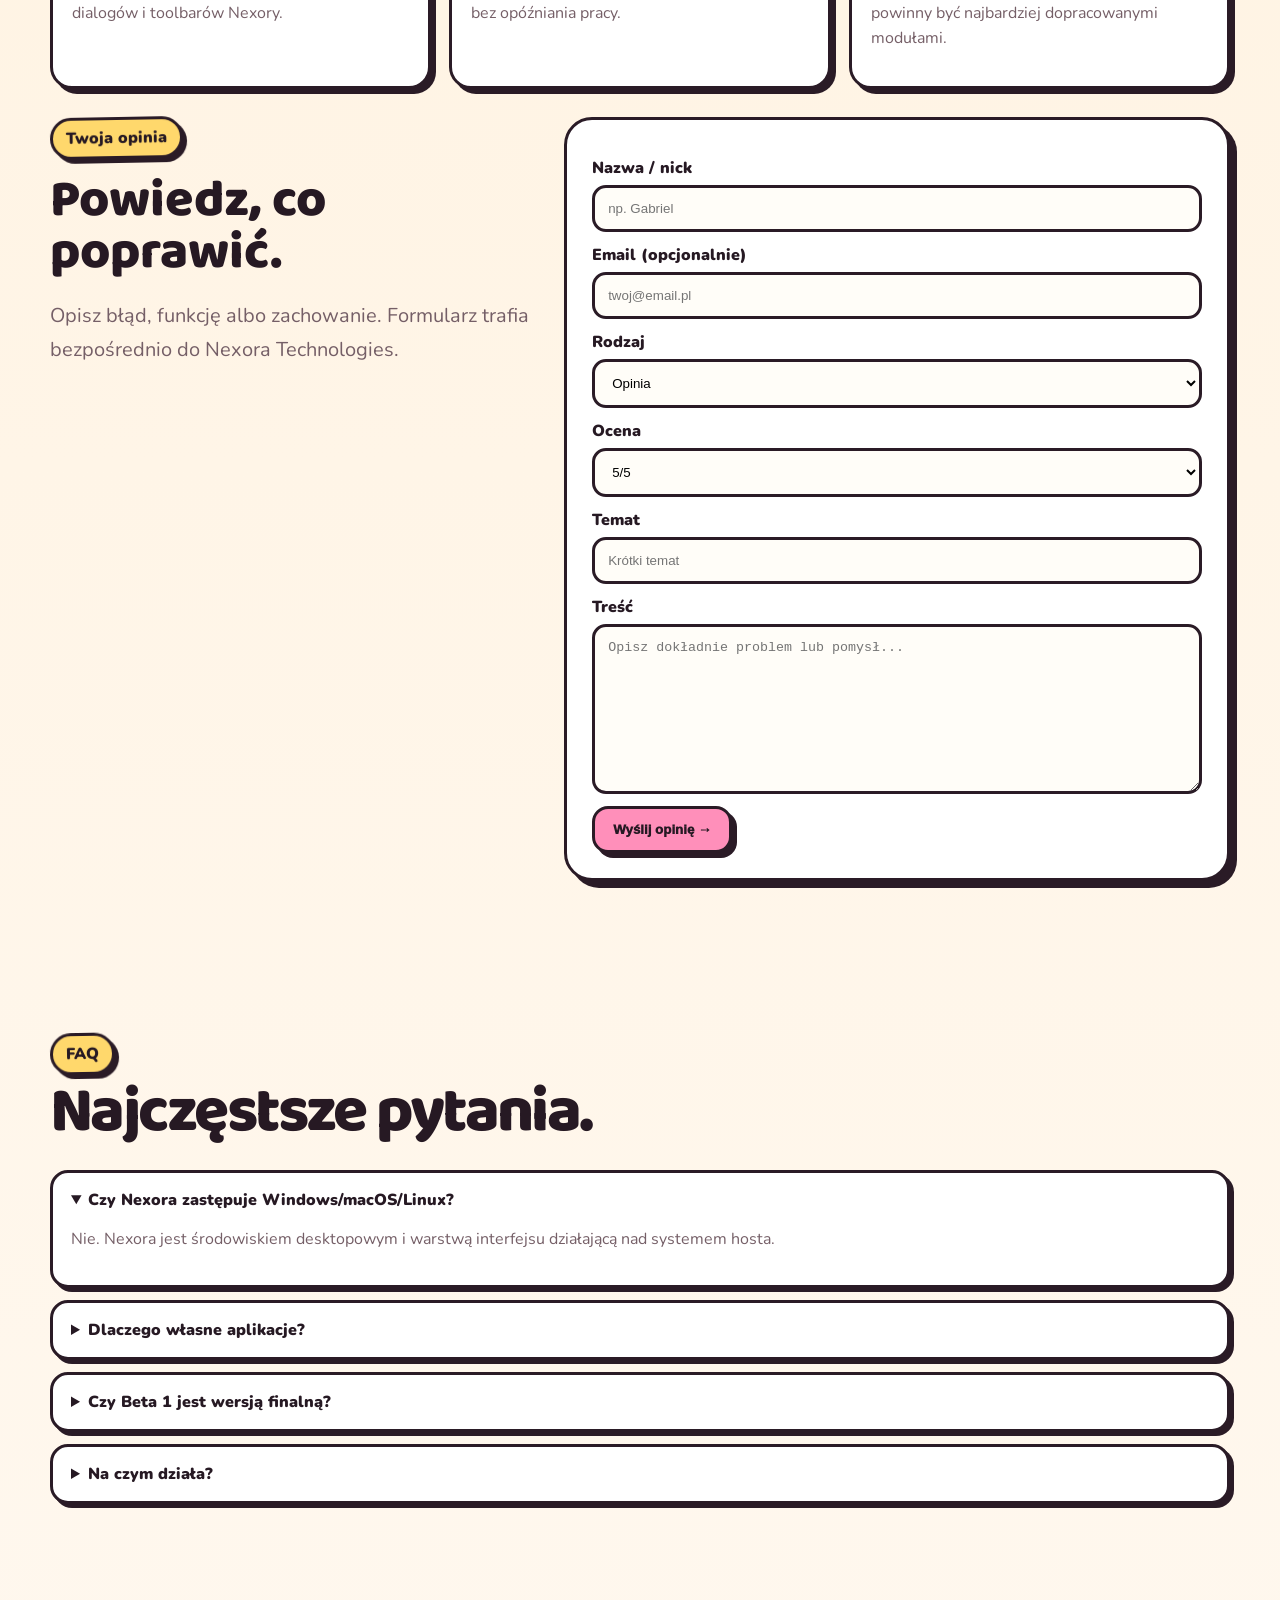
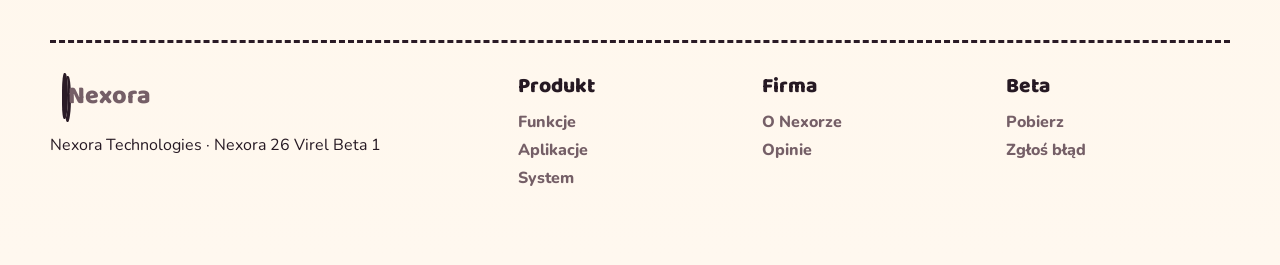
<file: system.html>
<!doctype html><html><head><meta charset="utf-8"><meta http-equiv="refresh" content="0;url=index.html#system"><script>location.replace('index.html#system')</script></head><body><a href="index.html#system">Przejdź do Systemu Nexory</a></body></html>
</file>
<file: release-v1.css>
@import url('release-v3.css?v=20260809-1344');
</file>
